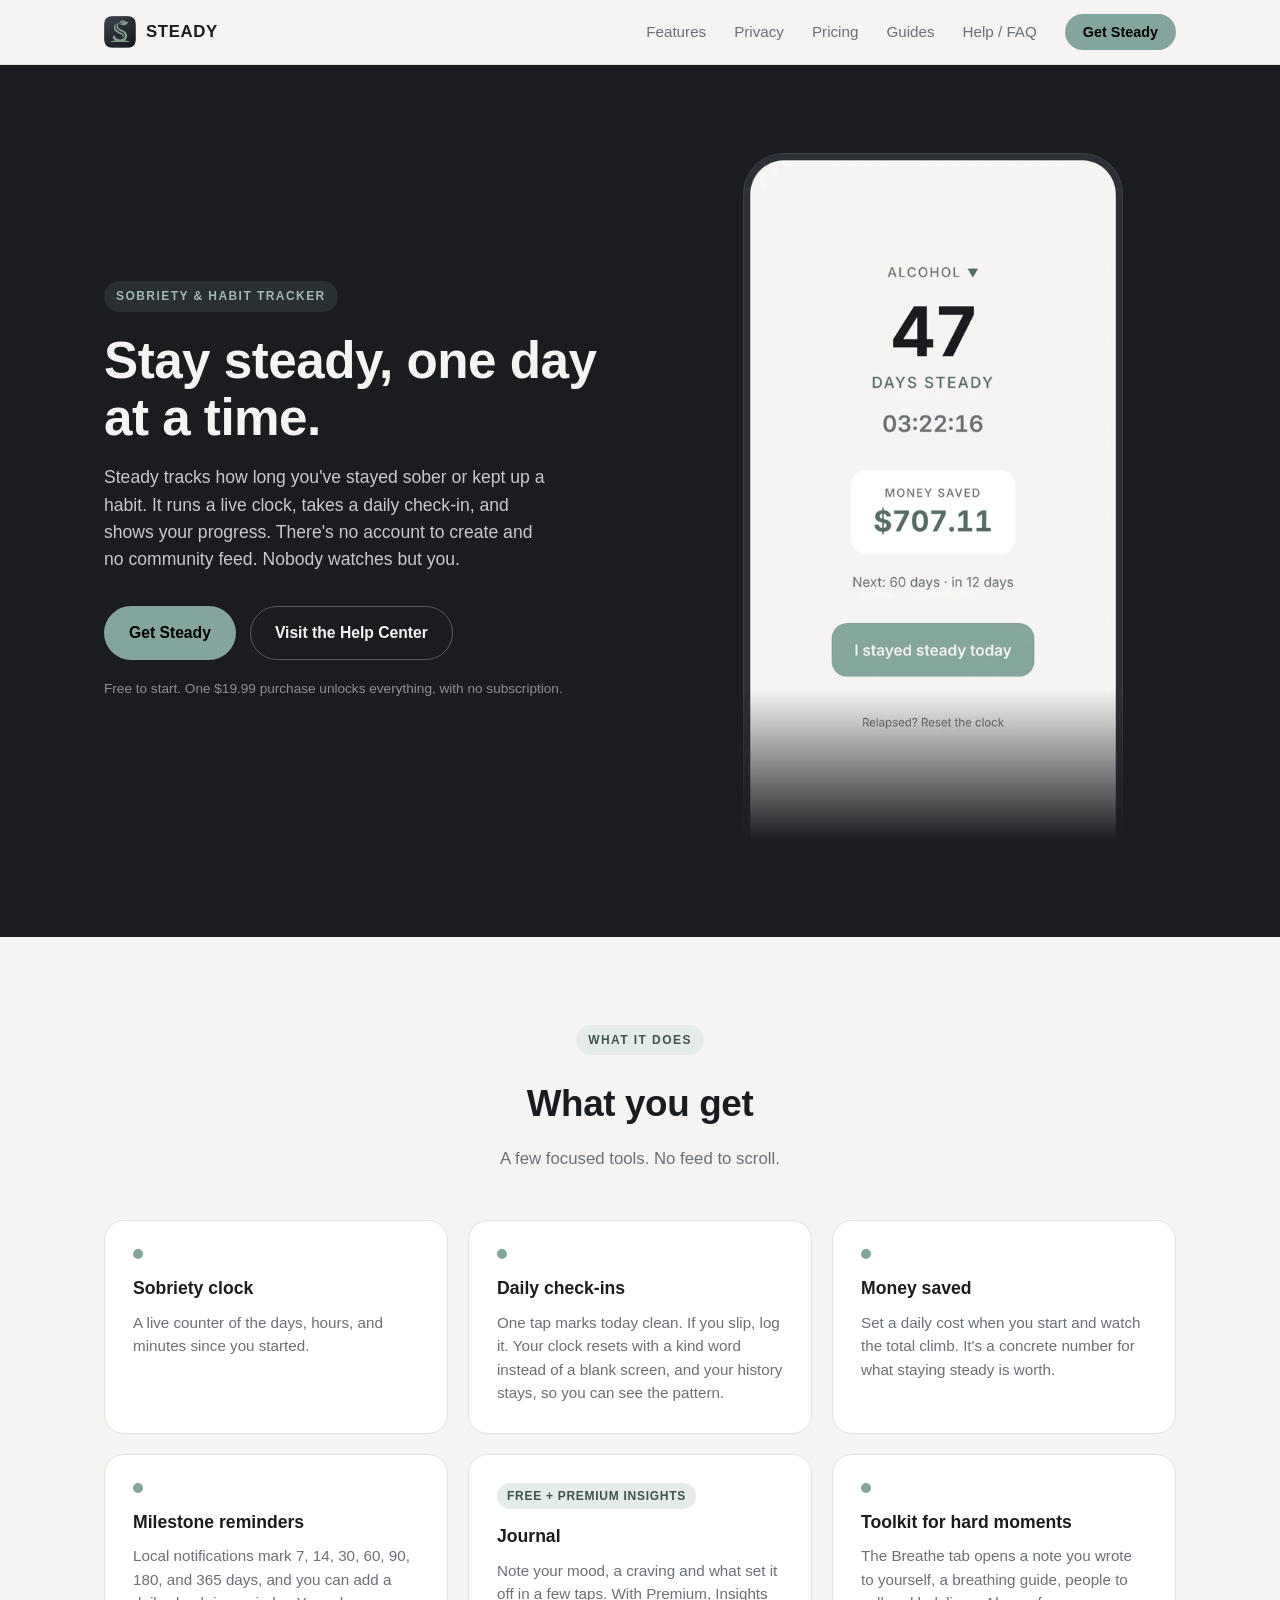
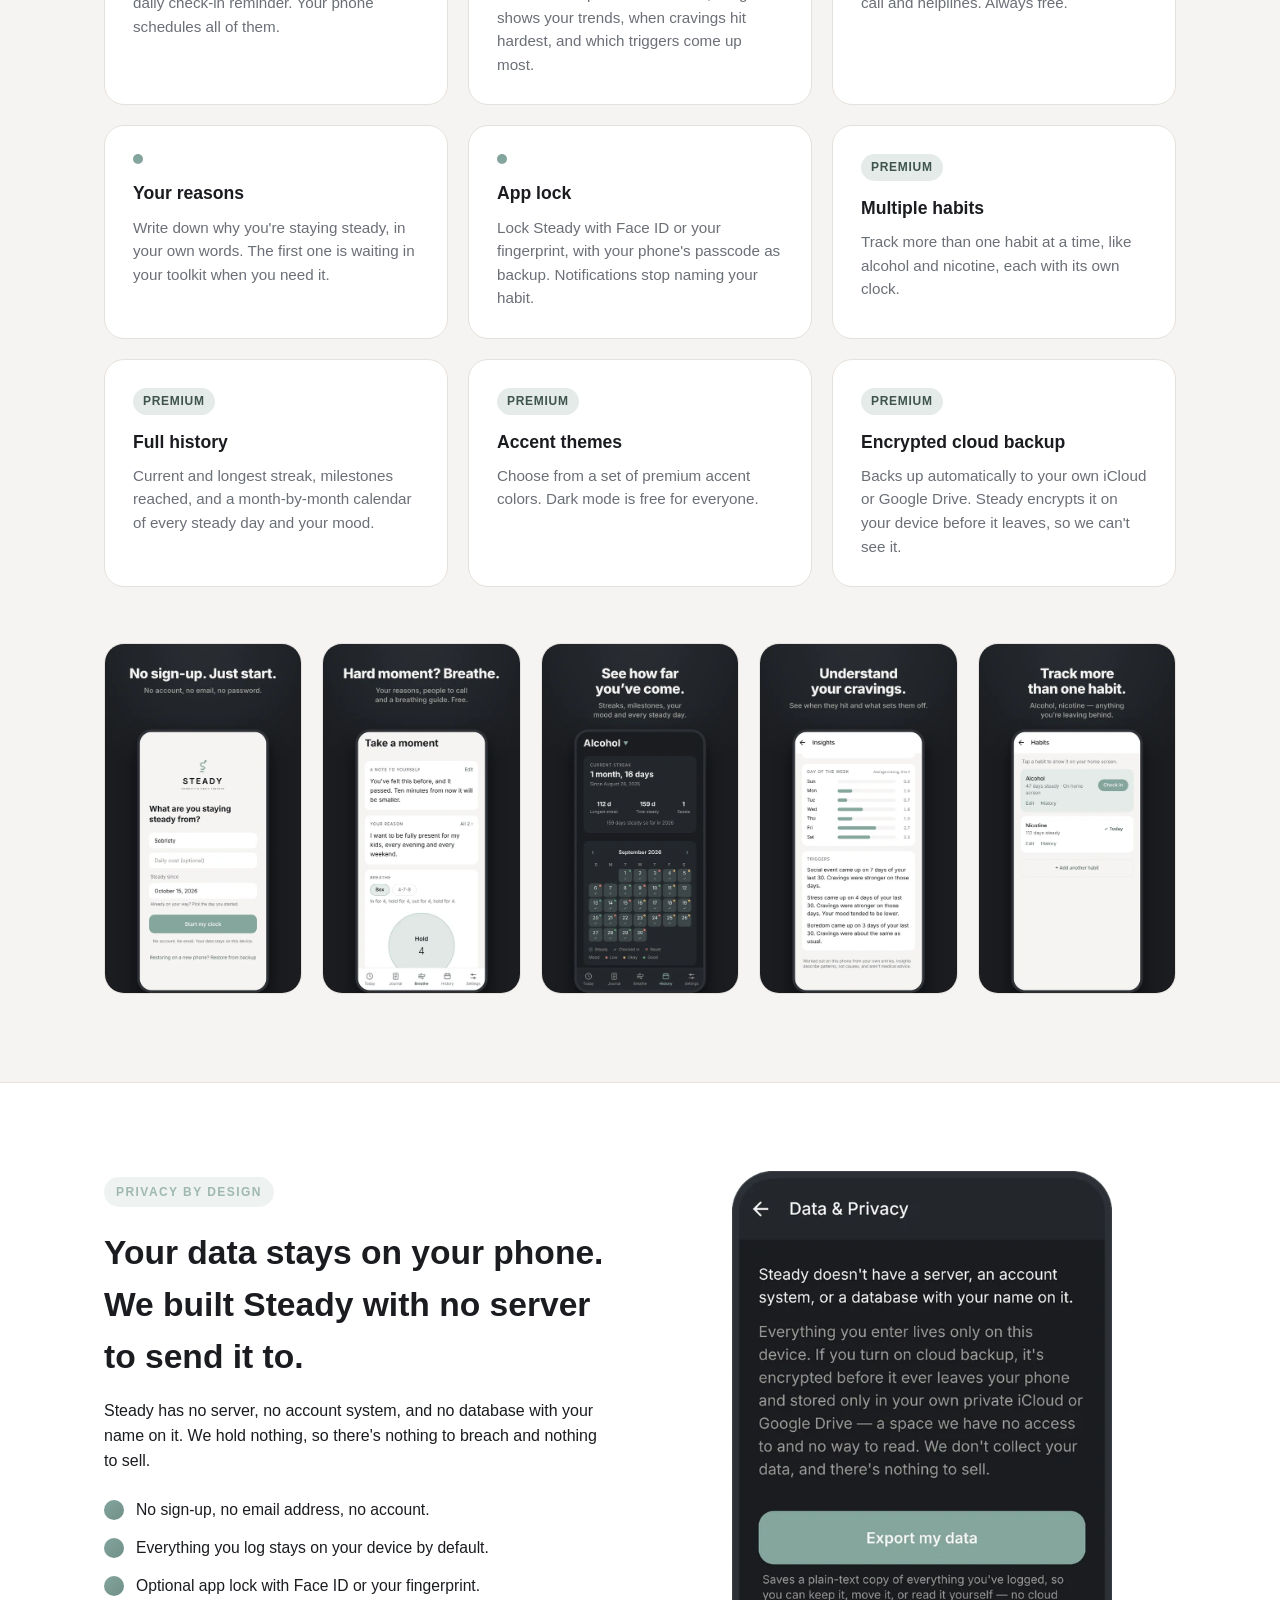
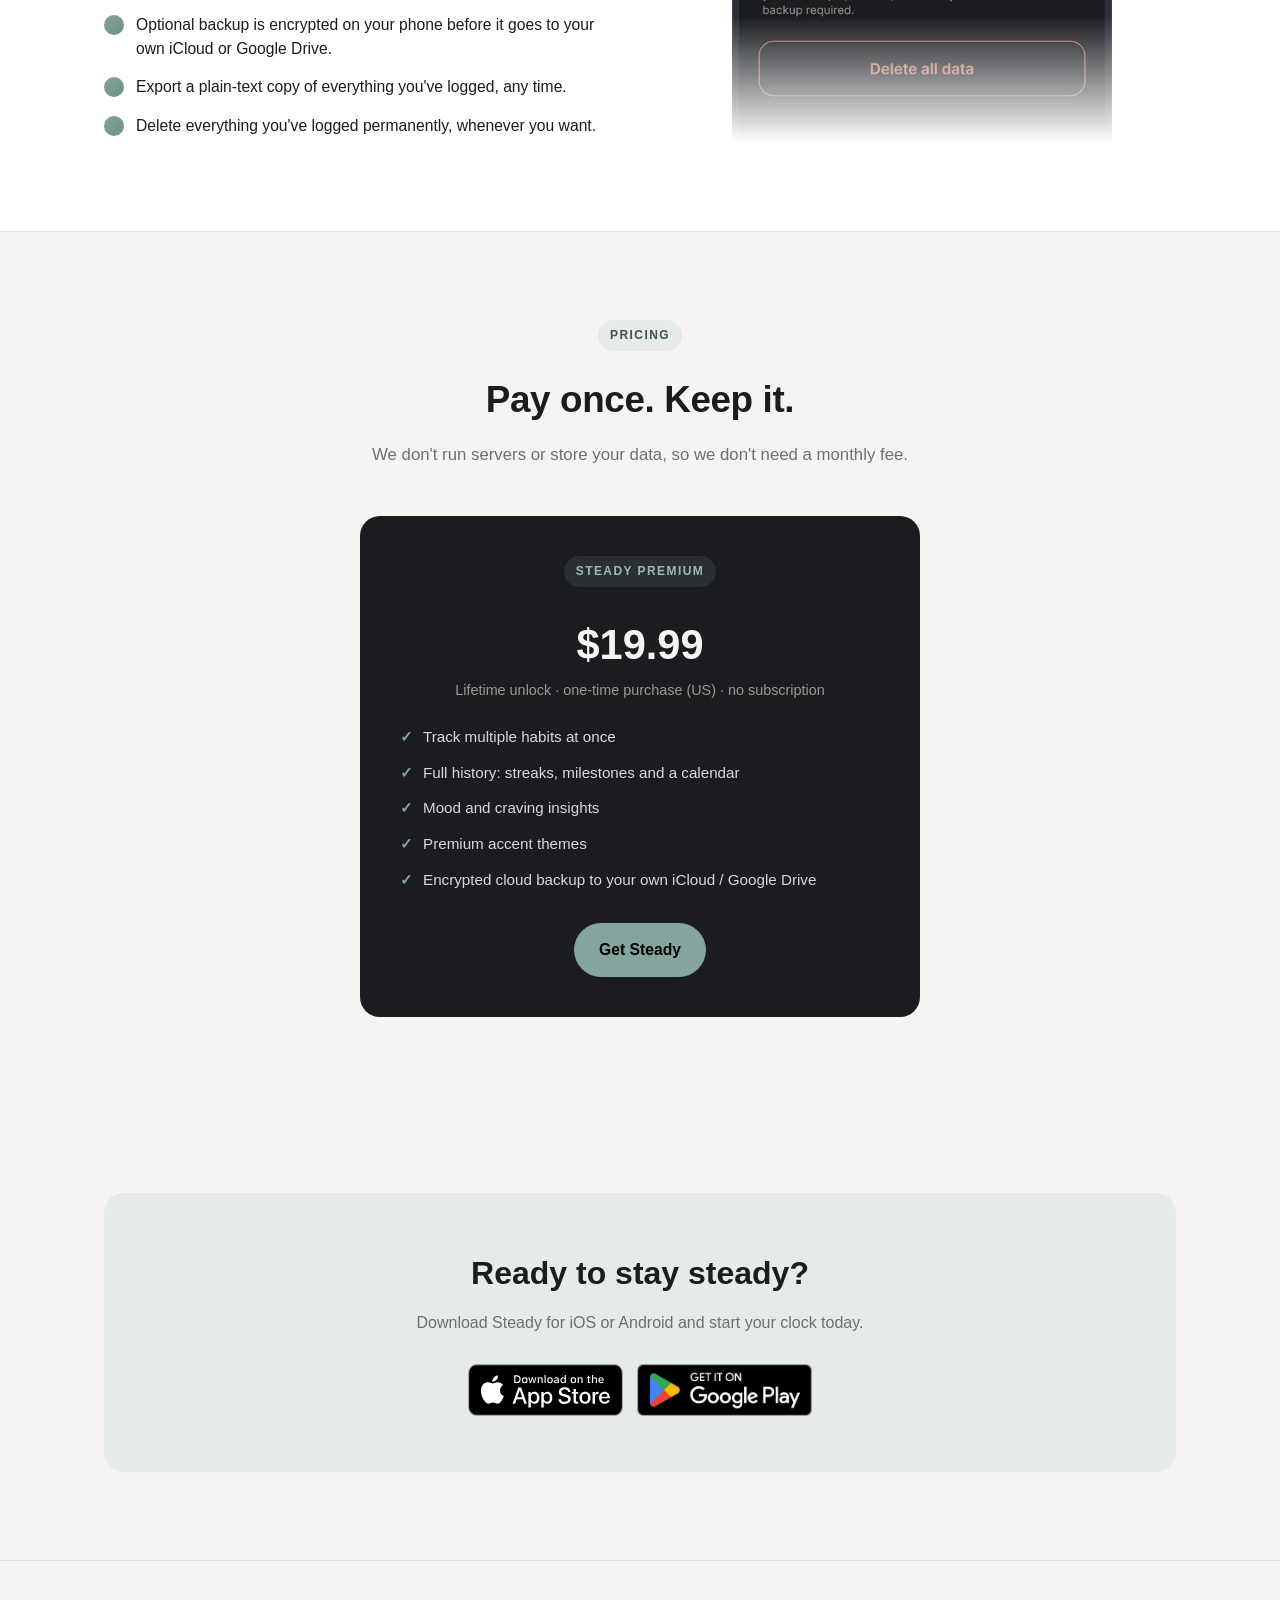
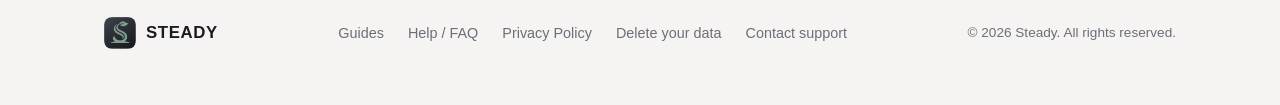
<file: index.html>
<!doctype html>
<html lang="en">
<head>
  <!-- Google Tag Manager -->
  <script>(function(w,d,s,l,i){w[l]=w[l]||[];w[l].push({'gtm.start':
  new Date().getTime(),event:'gtm.js'});var f=d.getElementsByTagName(s)[0],
  j=d.createElement(s),dl=l!='dataLayer'?'&l='+l:'';j.async=true;j.src=
  'https://www.googletagmanager.com/gtm.js?id='+i+dl;f.parentNode.insertBefore(j,f);
  })(window,document,'script','dataLayer','GTM-TBTCJTLQ');</script>
  <!-- End Google Tag Manager -->
  <meta charset="utf-8" />
  <meta name="viewport" content="width=device-width, initial-scale=1" />
  <title>Steady: Sobriety &amp; Habit Tracker</title>
  <meta name="description" content="Steady is a private, on-device sobriety and habit tracker. No accounts, no ads, no servers. Just your streak and your check-ins, on your phone." />
  <link rel="canonical" href="https://steady.lixlink.com/" />
  <meta property="og:site_name" content="Steady" />
  <meta property="og:type" content="website" />
  <meta property="og:url" content="https://steady.lixlink.com/" />
  <meta property="og:title" content="Steady: Sobriety &amp; Habit Tracker" />
  <meta property="og:description" content="A private, on-device sobriety and habit tracker. No accounts, no ads, no subscription." />
  <meta property="og:image" content="https://steady.lixlink.com/assets/img/og-image.jpg" />
  <meta property="og:image:type" content="image/jpeg" />
  <meta property="og:image:width" content="1200" />
  <meta property="og:image:height" content="630" />
  <meta property="og:image:alt" content="Steady: stay steady, one day at a time. A private sobriety and habit tracker." />
  <meta name="twitter:card" content="summary_large_image" />
  <meta name="twitter:title" content="Steady: Sobriety &amp; Habit Tracker" />
  <meta name="twitter:description" content="A private, on-device sobriety and habit tracker. No accounts, no ads, no subscription." />
  <meta name="twitter:image" content="https://steady.lixlink.com/assets/img/og-image.jpg" />
  <meta name="twitter:image:alt" content="Steady: stay steady, one day at a time. A private sobriety and habit tracker." />
  <link rel="icon" type="image/png" sizes="32x32" href="/assets/img/favicon-32.png" />
  <link rel="icon" type="image/png" sizes="16x16" href="/assets/img/favicon-16.png" />
  <link rel="apple-touch-icon" href="/assets/img/apple-touch-icon.png" />
  <link rel="stylesheet" href="/assets/css/style.css" />

  <script type="application/ld+json">
{
  "@context": "https://schema.org",
  "@graph": [
    {
      "@type": "Organization",
      "@id": "https://steady.lixlink.com/#organization",
      "name": "Steady",
      "url": "https://steady.lixlink.com/",
      "logo": {
        "@type": "ImageObject",
        "url": "https://steady.lixlink.com/assets/img/icon-512.png",
        "width": 512,
        "height": 512
      },
      "contactPoint": {
        "@type": "ContactPoint",
        "contactType": "customer support",
        "email": "steady-support@lixlink.com"
      }
    },
    {
      "@type": "WebSite",
      "@id": "https://steady.lixlink.com/#website",
      "url": "https://steady.lixlink.com/",
      "name": "Steady",
      "inLanguage": "en",
      "publisher": {
        "@id": "https://steady.lixlink.com/#organization"
      }
    },
    {
      "@type": "MobileApplication",
      "@id": "https://steady.lixlink.com/#app",
      "name": "Steady: Sobriety & Habit Tracker",
      "alternateName": "Steady",
      "description": "A private, on-device sobriety and habit tracker with a live sobriety clock, daily check-ins, a mood and craving journal, and money-saved tracking. No account, no ads, no servers.",
      "applicationCategory": "HealthApplication",
      "operatingSystem": "iOS, Android",
      "url": "https://steady.lixlink.com/",
      "downloadUrl": [
        "https://apps.apple.com/app/id6817491189",
        "https://play.google.com/store/apps/details?id=com.lixlink.steady"
      ],
      "image": "https://steady.lixlink.com/assets/img/og-image.jpg",
      "inLanguage": "en",
      "screenshot": [
        "https://steady.lixlink.com/assets/img/screens/dashboard-phone.webp",
        "https://steady.lixlink.com/assets/img/screens/history.webp",
        "https://steady.lixlink.com/assets/img/screens/insights.webp",
        "https://steady.lixlink.com/assets/img/screens/habits.webp",
        "https://steady.lixlink.com/assets/img/screens/toolkit.webp",
        "https://steady.lixlink.com/assets/img/screens/onboarding.webp",
        "https://steady.lixlink.com/assets/img/screens/privacy-phone.webp"
      ],
      "featureList": [
        "Live sobriety clock",
        "Daily check-ins",
        "Money saved tracker",
        "Milestone reminders",
        "Mood and craving journal",
        "Toolkit for hard moments: your reasons, a breathing guide, people to call and helplines",
        "App lock with Face ID, Touch ID, fingerprint or passcode",
        "Multiple habits (Premium)",
        "Full history and streaks (Premium)",
        "Insights on cravings and triggers (Premium)",
        "Encrypted cloud backup to your own iCloud or Google Drive (Premium)",
        "Accent themes (Premium)"
      ],
      "offers": [
        {
          "@type": "Offer",
          "name": "Steady (free)",
          "price": "0",
          "priceCurrency": "USD",
          "description": "Free to download. Includes the sobriety clock, daily check-ins, money saved, milestone reminders, the journal, the toolkit, app lock and one habit."
        },
        {
          "@type": "Offer",
          "name": "Steady Premium (lifetime unlock)",
          "price": "19.99",
          "priceCurrency": "USD",
          "description": "One-time in-app purchase, no subscription. Unlocks multiple habits, full history, Insights, accent themes and encrypted cloud backup."
        }
      ],
      "publisher": {
        "@id": "https://steady.lixlink.com/#organization"
      }
    },
    {
      "@type": "WebPage",
      "@id": "https://steady.lixlink.com/#webpage",
      "url": "https://steady.lixlink.com/",
      "name": "Steady: Sobriety & Habit Tracker",
      "isPartOf": {
        "@id": "https://steady.lixlink.com/#website"
      },
      "about": {
        "@id": "https://steady.lixlink.com/#app"
      },
      "primaryImageOfPage": "https://steady.lixlink.com/assets/img/og-image.jpg",
      "inLanguage": "en"
    }
  ]
}
  </script>
</head>
<body>
  <!-- Google Tag Manager (noscript) -->
  <noscript><iframe src="https://www.googletagmanager.com/ns.html?id=GTM-TBTCJTLQ"
  height="0" width="0" style="display:none;visibility:hidden"></iframe></noscript>
  <!-- End Google Tag Manager (noscript) -->
  <header class="site-header">
    <nav class="nav wrap">
      <a class="brand" href="/">
        <img src="/assets/img/icon-512.png" alt="" width="32" height="32" />
        <span>Steady</span>
      </a>
      <button class="nav-toggle" aria-label="Toggle navigation" aria-expanded="false">☰</button>
      <ul class="nav-links">
        <li><a href="/#features">Features</a></li>
        <li><a href="/#privacy">Privacy</a></li>
        <li><a href="/#pricing">Pricing</a></li>
        <li><a href="/guides/">Guides</a></li>
        <li><a href="/faq.html">Help / FAQ</a></li>
        <li><a class="nav-cta" href="#download">Get Steady</a></li>
      </ul>
    </nav>
  </header>

  <main>
    <section class="hero">
      <div class="wrap hero-inner">
        <div>
          <span class="eyebrow">Sobriety &amp; habit tracker</span>
          <h1>Stay steady, one day at a time.</h1>
          <p class="lead">
            Steady tracks how long you've stayed sober or kept up a habit. It runs a live
            clock, takes a daily check-in, and shows your progress. There's no account to
            create and no community feed. Nobody watches but you.
          </p>
          <div class="hero-actions">
            <a class="btn btn-primary" href="#download">Get Steady</a>
            <a class="btn btn-ghost" href="/faq.html">Visit the Help Center</a>
          </div>
          <p class="hero-note">Free to start. One $19.99 purchase unlocks everything, with no subscription.</p>
        </div>
        <div class="hero-art">
          <img class="phone-shot" src="/assets/img/screens/dashboard-phone.webp" width="520" height="941"
            alt="The Steady home screen for Alcohol: 47 days steady, a live clock at 03:22:13, $707.11 saved, the next milestone in 12 days, and an &quot;I stayed steady today&quot; check-in button." />
        </div>
      </div>
    </section>

    <section id="features">
      <div class="wrap">
        <div class="section-head">
          <span class="eyebrow">What it does</span>
          <h2>What you get</h2>
          <p>A few focused tools. No feed to scroll.</p>
        </div>

        <div class="grid">
          <div class="card">
            <div class="icon-dot"></div>
            <h3>Sobriety clock</h3>
            <p>A live counter of the days, hours, and minutes since you started.</p>
          </div>
          <div class="card">
            <div class="icon-dot"></div>
            <h3>Daily check-ins</h3>
            <p>One tap marks today clean. If you slip, log it. Your clock resets with a kind word instead of a blank screen, and your history stays, so you can see the pattern.</p>
          </div>
          <div class="card">
            <div class="icon-dot"></div>
            <h3>Money saved</h3>
            <p>Set a daily cost when you start and watch the total climb. It's a concrete number for what staying steady is worth.</p>
          </div>
          <div class="card">
            <div class="icon-dot"></div>
            <h3>Milestone reminders</h3>
            <p>Local notifications mark 7, 14, 30, 60, 90, 180, and 365 days, and you can add a daily check-in reminder. Your phone schedules all of them.</p>
          </div>
          <div class="card">
            <div class="tag">Free + Premium insights</div>
            <h3>Journal</h3>
            <p>Note your mood, a craving and what set it off in a few taps. With Premium, Insights shows your trends, when cravings hit hardest, and which triggers come up most.</p>
          </div>
          <div class="card">
            <div class="icon-dot"></div>
            <h3>Toolkit for hard moments</h3>
            <p>The Breathe tab opens a note you wrote to yourself, a breathing guide, people to call and helplines. Always free.</p>
          </div>
          <div class="card">
            <div class="icon-dot"></div>
            <h3>Your reasons</h3>
            <p>Write down why you're staying steady, in your own words. The first one is waiting in your toolkit when you need it.</p>
          </div>
          <div class="card">
            <div class="icon-dot"></div>
            <h3>App lock</h3>
            <p>Lock Steady with Face ID or your fingerprint, with your phone's passcode as backup. Notifications stop naming your habit.</p>
          </div>
          <div class="card">
            <div class="tag">Premium</div>
            <h3>Multiple habits</h3>
            <p>Track more than one habit at a time, like alcohol and nicotine, each with its own clock.</p>
          </div>
          <div class="card">
            <div class="tag">Premium</div>
            <h3>Full history</h3>
            <p>Current and longest streak, milestones reached, and a month-by-month calendar of every steady day and your mood.</p>
          </div>
          <div class="card">
            <div class="tag">Premium</div>
            <h3>Accent themes</h3>
            <p>Choose from a set of premium accent colors. Dark mode is free for everyone.</p>
          </div>
          <div class="card">
            <div class="tag">Premium</div>
            <h3>Encrypted cloud backup</h3>
            <p>Backs up automatically to your own iCloud or Google Drive. Steady encrypts it on your device before it leaves, so we can't see it.</p>
          </div>
        </div>

        <ul class="screens" aria-label="Screens from the Steady app">
          <li>
            <img src="/assets/img/screens/onboarding.webp" width="480" height="853" loading="lazy"
              alt="No sign-up. Just start. Onboarding asks what you're staying steady from, an optional daily cost, and the day you started." />
          </li>
          <li>
            <img src="/assets/img/screens/toolkit.webp" width="480" height="853" loading="lazy"
              alt="Hard moment? Breathe. The toolkit shows a note to yourself, your reason for staying steady, and a breathing circle counting you through a breath in." />
          </li>
          <li>
            <img src="/assets/img/screens/history.webp" width="480" height="853" loading="lazy"
              alt="See how far you've come. The history screen shows a current streak of 1 month, 16 days, a 112-day longest streak, 1 reset, and a calendar of steady days, check-ins and mood." />
          </li>
          <li>
            <img src="/assets/img/screens/insights.webp" width="480" height="853" loading="lazy"
              alt="Understand your cravings. Insights shows average craving by time of day and day of the week, strongest on Fridays and Saturdays, and plain-language trigger patterns such as: Stress came up on 4 days of your last 30, and cravings were stronger on those days." />
          </li>
          <li>
            <img src="/assets/img/screens/habits.webp" width="480" height="853" loading="lazy"
              alt="Track more than one habit. The habits list shows Alcohol, on the home screen, and Nicotine, checked in today, each with a one-tap check-in." />
          </li>
        </ul>
      </div>
    </section>

    <section id="privacy" class="band">
      <div class="wrap band-inner">
        <div>
          <span class="eyebrow">Privacy by design</span>
          <h2>Your data stays on your phone. We built Steady with no server to send it to.</h2>
          <p>
            Steady has no server, no account system, and no database with your name on it.
            We hold nothing, so there's nothing to breach and nothing to sell.
          </p>
          <ul class="checklist">
            <li>No sign-up, no email address, no account.</li>
            <li>Everything you log stays on your device by default.</li>
            <li>Optional app lock with Face ID or your fingerprint.</li>
            <li>Optional backup is encrypted on your phone before it goes to your own iCloud or Google Drive.</li>
            <li>Export a plain-text copy of everything you've logged, any time.</li>
            <li>Delete everything you've logged permanently, whenever you want.</li>
          </ul>
        </div>
        <div class="band-art">
          <img class="phone-shot" src="/assets/img/screens/privacy-phone.webp" width="520" height="783" loading="lazy"
            alt="The Data &amp; Privacy screen: Steady doesn't have a server, an account system, or a database with your name on it. Buttons to export your data or delete all data." />
        </div>
      </div>
    </section>

    <section id="pricing">
      <div class="wrap">
        <div class="section-head">
          <span class="eyebrow">Pricing</span>
          <h2>Pay once. Keep it.</h2>
          <p>We don't run servers or store your data, so we don't need a monthly fee.</p>
        </div>

        <div class="pricing-card">
          <div class="eyebrow">Steady Premium</div>
          <div class="price">$19.99</div>
          <div class="price-note">Lifetime unlock · one-time purchase (US) · no subscription</div>
          <ul class="pricing-list">
            <li>Track multiple habits at once</li>
            <li>Full history: streaks, milestones and a calendar</li>
            <li>Mood and craving insights</li>
            <li>Premium accent themes</li>
            <li>Encrypted cloud backup to your own iCloud / Google Drive</li>
          </ul>
          <a class="btn btn-primary" href="#download">Get Steady</a>
        </div>
      </div>
    </section>

    <section id="download">
      <div class="wrap">
        <div class="cta-band">
          <h2>Ready to stay steady?</h2>
          <p>Download Steady for iOS or Android and start your clock today.</p>
          <div class="hero-actions" style="justify-content:center">
            <a class="store-badge" href="https://apps.apple.com/app/apple-store/id6817491189?pt=129534275&amp;ct=site_download&amp;mt=8" rel="noopener" aria-label="Download Steady on the App Store">
              <img src="/assets/img/badge-app-store.svg" width="160" height="53" loading="lazy" alt="Download on the App Store" />
            </a>
            <a class="store-badge" href="https://play.google.com/store/apps/details?id=com.lixlink.steady&amp;utm_source=steady.lixlink.com&amp;utm_medium=website&amp;utm_campaign=site_download&amp;referrer=utm_source%3Dsteady.lixlink.com%26utm_medium%3Dwebsite%26utm_campaign%3Dsite_download%26utm_content%3Ddownload_section" rel="noopener" aria-label="Get Steady on Google Play">
              <img src="/assets/img/badge-google-play.png" width="160" height="48" loading="lazy" alt="Get it on Google Play" />
            </a>
          </div>
        </div>
      </div>
    </section>
  </main>

  <footer>
    <div class="wrap footer-inner">
      <a class="brand" href="/">
        <img src="/assets/img/icon-512.png" alt="" width="28" height="28" />
        <span>Steady</span>
      </a>
      <ul class="footer-links">
        <li><a href="/guides/">Guides</a></li>
        <li><a href="/faq.html">Help / FAQ</a></li>
        <li><a href="/privacy.html">Privacy Policy</a></li>
        <li><a href="/delete-data.html">Delete your data</a></li>
        <li><a href="mailto:steady-support@lixlink.com">Contact support</a></li>
      </ul>
      <p class="footer-copy">© <span id="year"></span> Steady. All rights reserved.</p>
    </div>
  </footer>

  <script>document.getElementById('year').textContent = new Date().getFullYear();</script>
  <script src="/assets/js/main.js"></script>
</body>
</html>
</file>
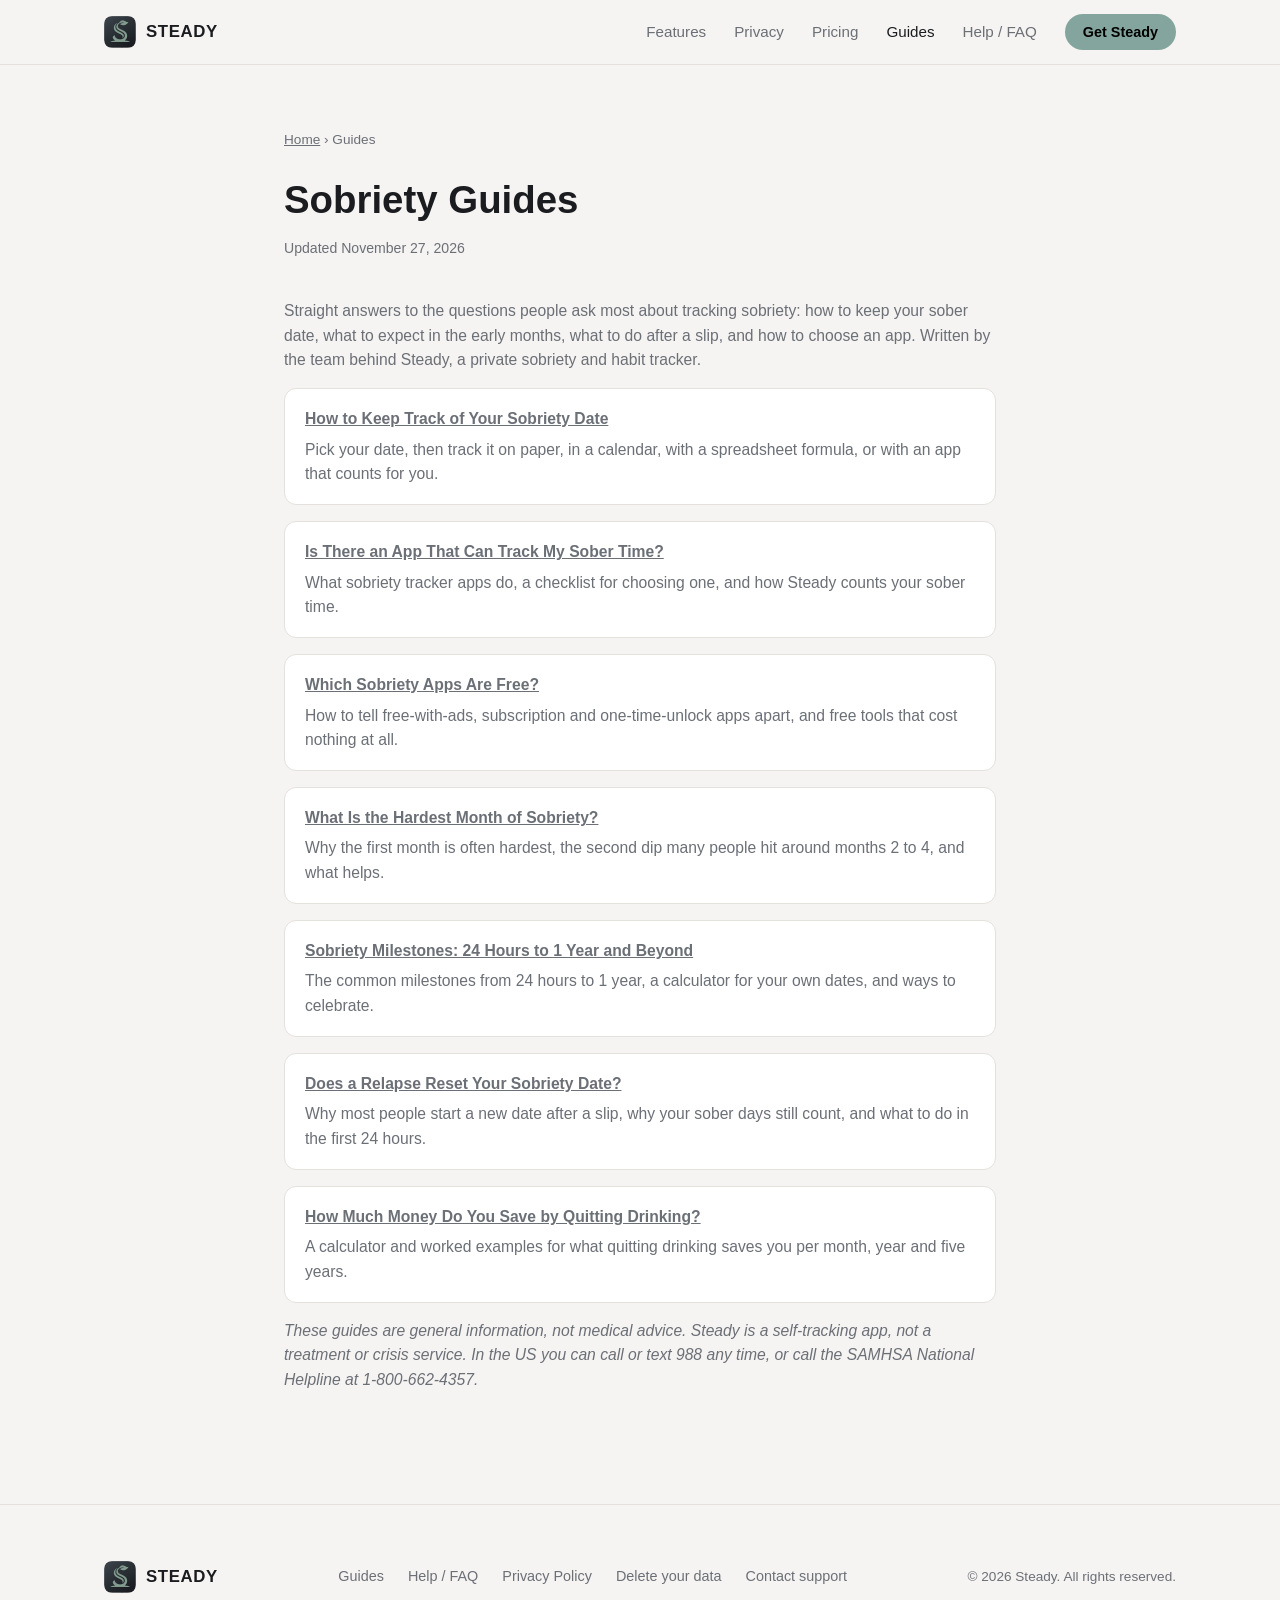
<file: guides/index.html>
<!doctype html>
<html lang="en">
<head>
  <!-- Google Tag Manager -->
  <script>(function(w,d,s,l,i){w[l]=w[l]||[];w[l].push({'gtm.start':
  new Date().getTime(),event:'gtm.js'});var f=d.getElementsByTagName(s)[0],
  j=d.createElement(s),dl=l!='dataLayer'?'&l='+l:'';j.async=true;j.src=
  'https://www.googletagmanager.com/gtm.js?id='+i+dl;f.parentNode.insertBefore(j,f);
  })(window,document,'script','dataLayer','GTM-TBTCJTLQ');</script>
  <!-- End Google Tag Manager -->
  <meta charset="utf-8" />
  <meta name="viewport" content="width=device-width, initial-scale=1" />
  <title>Sobriety Guides: Dates, Milestones and Apps | Steady</title>
  <meta name="description" content="Plain-language guides to tracking your sobriety date, sobriety milestones, the hardest months, relapse, free sobriety apps and money saved by quitting drinking." />
  <meta name="robots" content="index, follow, max-snippet:-1, max-image-preview:large" />
  <link rel="canonical" href="https://steady.lixlink.com/guides/" />
  <meta property="og:site_name" content="Steady" />
  <meta property="og:type" content="website" />
  <meta property="og:url" content="https://steady.lixlink.com/guides/" />
  <meta property="og:title" content="Sobriety Guides: Dates, Milestones and Apps | Steady" />
  <meta property="og:description" content="Plain-language guides to tracking your sobriety date, sobriety milestones, the hardest months, relapse, free sobriety apps and money saved by quitting drinking." />
  <meta property="og:image" content="https://steady.lixlink.com/assets/img/og-image.jpg" />
  <meta property="og:image:type" content="image/jpeg" />
  <meta property="og:image:width" content="1200" />
  <meta property="og:image:height" content="630" />
  <meta property="og:image:alt" content="Steady: stay steady, one day at a time. A private sobriety and habit tracker." />
  <meta name="twitter:card" content="summary_large_image" />
  <meta name="twitter:title" content="Sobriety Guides: Dates, Milestones and Apps | Steady" />
  <meta name="twitter:description" content="Plain-language guides to tracking your sobriety date, sobriety milestones, the hardest months, relapse, free sobriety apps and money saved by quitting drinking." />
  <meta name="twitter:image" content="https://steady.lixlink.com/assets/img/og-image.jpg" />
  <meta name="twitter:image:alt" content="Steady: stay steady, one day at a time. A private sobriety and habit tracker." />
  <link rel="icon" type="image/png" sizes="32x32" href="/assets/img/favicon-32.png" />
  <link rel="icon" type="image/png" sizes="16x16" href="/assets/img/favicon-16.png" />
  <link rel="apple-touch-icon" href="/assets/img/apple-touch-icon.png" />
  <link rel="stylesheet" href="/assets/css/style.css" />
  <script type="application/ld+json">
{
  "@context": "https://schema.org",
  "@type": "CollectionPage",
  "@id": "https://steady.lixlink.com/guides/#webpage",
  "url": "https://steady.lixlink.com/guides/",
  "name": "Sobriety Guides: Dates, Milestones and Apps | Steady",
  "description": "Plain-language guides to tracking your sobriety date, sobriety milestones, the hardest months, relapse, free sobriety apps and money saved by quitting drinking.",
  "inLanguage": "en",
  "isPartOf": {
    "@id": "https://steady.lixlink.com/#website"
  },
  "publisher": {
    "@id": "https://steady.lixlink.com/#organization"
  },
  "dateModified": "2026-11-27",
  "mainEntity": {
    "@type": "ItemList",
    "itemListElement": [
      {
        "@type": "ListItem",
        "position": 1,
        "url": "https://steady.lixlink.com/guides/how-to-track-your-sobriety-date.html",
        "name": "How to Keep Track of Your Sobriety Date"
      },
      {
        "@type": "ListItem",
        "position": 2,
        "url": "https://steady.lixlink.com/guides/app-to-track-sober-time.html",
        "name": "Is There an App That Can Track My Sober Time?"
      },
      {
        "@type": "ListItem",
        "position": 3,
        "url": "https://steady.lixlink.com/guides/free-sobriety-apps.html",
        "name": "Which Sobriety Apps Are Free?"
      },
      {
        "@type": "ListItem",
        "position": 4,
        "url": "https://steady.lixlink.com/guides/hardest-month-of-sobriety.html",
        "name": "What Is the Hardest Month of Sobriety?"
      },
      {
        "@type": "ListItem",
        "position": 5,
        "url": "https://steady.lixlink.com/guides/sobriety-milestones.html",
        "name": "Sobriety Milestones: 24 Hours to 1 Year and Beyond"
      },
      {
        "@type": "ListItem",
        "position": 6,
        "url": "https://steady.lixlink.com/guides/does-a-relapse-reset-your-sobriety-date.html",
        "name": "Does a Relapse Reset Your Sobriety Date?"
      },
      {
        "@type": "ListItem",
        "position": 7,
        "url": "https://steady.lixlink.com/guides/money-saved-quitting-drinking.html",
        "name": "How Much Money Do You Save by Quitting Drinking?"
      }
    ]
  }
}
  </script>
  <script type="application/ld+json">
{
  "@context": "https://schema.org",
  "@type": "BreadcrumbList",
  "itemListElement": [
    {
      "@type": "ListItem",
      "position": 1,
      "name": "Home",
      "item": "https://steady.lixlink.com/"
    },
    {
      "@type": "ListItem",
      "position": 2,
      "name": "Guides",
      "item": "https://steady.lixlink.com/guides/"
    }
  ]
}
  </script>
</head>
<body>
  <!-- Google Tag Manager (noscript) -->
  <noscript><iframe src="https://www.googletagmanager.com/ns.html?id=GTM-TBTCJTLQ"
  height="0" width="0" style="display:none;visibility:hidden"></iframe></noscript>
  <!-- End Google Tag Manager (noscript) -->
  <header class="site-header">
    <nav class="nav wrap">
      <a class="brand" href="/">
        <img src="/assets/img/icon-512.png" alt="" width="32" height="32" />
        <span>Steady</span>
      </a>
      <button class="nav-toggle" aria-label="Toggle navigation" aria-expanded="false">☰</button>
      <ul class="nav-links">
        <li><a href="/#features">Features</a></li>
        <li><a href="/#privacy">Privacy</a></li>
        <li><a href="/#pricing">Pricing</a></li>
        <li><a class="active" href="/guides/">Guides</a></li>
        <li><a href="/faq.html">Help / FAQ</a></li>
        <li><a class="nav-cta" href="/#download">Get Steady</a></li>
      </ul>
    </nav>
  </header>

  <main class="wrap content-page guide">
    <nav class="breadcrumbs" aria-label="Breadcrumb">
      <a href="/">Home</a> › <span aria-current="page">Guides</span>
    </nav>
    <h1>Sobriety Guides</h1>
    <p class="updated">Updated <time datetime="2026-11-27">November 27, 2026</time></p>
    <p>Straight answers to the questions people ask most about tracking sobriety: how to keep your sober date, what to expect in the early months, what to do after a slip, and how to choose an app. Written by the team behind Steady, a private sobriety and habit tracker.</p>
    <ul class="guide-list">
      <li><a href="/guides/how-to-track-your-sobriety-date.html">How to Keep Track of Your Sobriety Date</a><p>Pick your date, then track it on paper, in a calendar, with a spreadsheet formula, or with an app that counts for you.</p></li>
      <li><a href="/guides/app-to-track-sober-time.html">Is There an App That Can Track My Sober Time?</a><p>What sobriety tracker apps do, a checklist for choosing one, and how Steady counts your sober time.</p></li>
      <li><a href="/guides/free-sobriety-apps.html">Which Sobriety Apps Are Free?</a><p>How to tell free-with-ads, subscription and one-time-unlock apps apart, and free tools that cost nothing at all.</p></li>
      <li><a href="/guides/hardest-month-of-sobriety.html">What Is the Hardest Month of Sobriety?</a><p>Why the first month is often hardest, the second dip many people hit around months 2 to 4, and what helps.</p></li>
      <li><a href="/guides/sobriety-milestones.html">Sobriety Milestones: 24 Hours to 1 Year and Beyond</a><p>The common milestones from 24 hours to 1 year, a calculator for your own dates, and ways to celebrate.</p></li>
      <li><a href="/guides/does-a-relapse-reset-your-sobriety-date.html">Does a Relapse Reset Your Sobriety Date?</a><p>Why most people start a new date after a slip, why your sober days still count, and what to do in the first 24 hours.</p></li>
      <li><a href="/guides/money-saved-quitting-drinking.html">How Much Money Do You Save by Quitting Drinking?</a><p>A calculator and worked examples for what quitting drinking saves you per month, year and five years.</p></li>
    </ul>
    <p><em>These guides are general information, not medical advice. Steady is a self-tracking app,
    not a treatment or crisis service. In the US you can call or text 988 any time, or call the
    SAMHSA National Helpline at 1-800-662-4357.</em></p>
  </main>

  <footer>
    <div class="wrap footer-inner">
      <a class="brand" href="/">
        <img src="/assets/img/icon-512.png" alt="" width="28" height="28" />
        <span>Steady</span>
      </a>
      <ul class="footer-links">
        <li><a href="/guides/">Guides</a></li>
        <li><a href="/faq.html">Help / FAQ</a></li>
        <li><a href="/privacy.html">Privacy Policy</a></li>
        <li><a href="/delete-data.html">Delete your data</a></li>
        <li><a href="mailto:steady-support@lixlink.com">Contact support</a></li>
      </ul>
      <p class="footer-copy">© <span id="year"></span> Steady. All rights reserved.</p>
    </div>
  </footer>

  <script>document.getElementById('year').textContent = new Date().getFullYear();</script>
  <script src="/assets/js/main.js"></script>
</body>
</html>
</file>
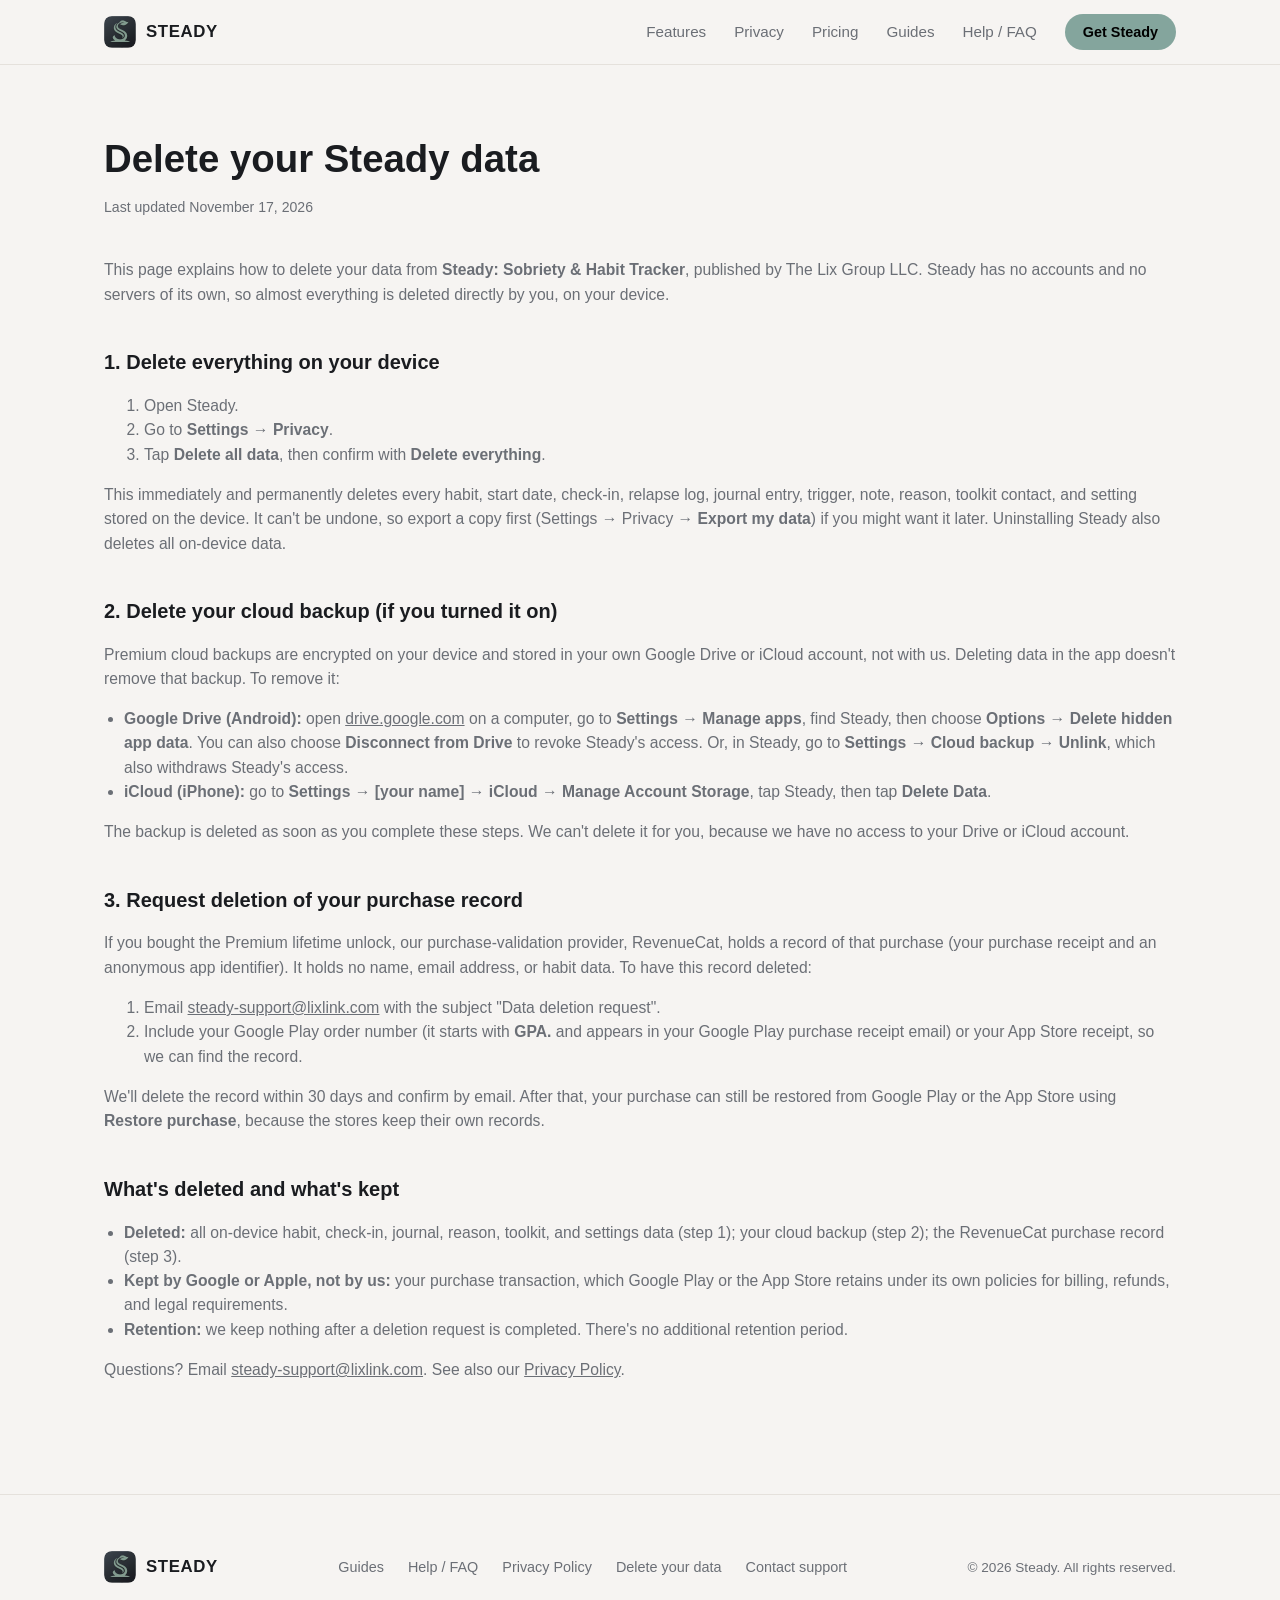
<file: delete-data.html>
<!doctype html>
<html lang="en">
<head>
  <!-- Google Tag Manager -->
  <script>(function(w,d,s,l,i){w[l]=w[l]||[];w[l].push({'gtm.start':
  new Date().getTime(),event:'gtm.js'});var f=d.getElementsByTagName(s)[0],
  j=d.createElement(s),dl=l!='dataLayer'?'&l='+l:'';j.async=true;j.src=
  'https://www.googletagmanager.com/gtm.js?id='+i+dl;f.parentNode.insertBefore(j,f);
  })(window,document,'script','dataLayer','GTM-TBTCJTLQ');</script>
  <!-- End Google Tag Manager -->
  <meta charset="utf-8" />
  <meta name="viewport" content="width=device-width, initial-scale=1" />
  <title>Delete Your Data | Steady</title>
  <meta name="description" content="How to delete your data from Steady: Sobriety &amp; Habit Tracker, including on-device data, cloud backups, and purchase records." />
  <link rel="canonical" href="https://steady.lixlink.com/delete-data.html" />
  <meta property="og:site_name" content="Steady" />
  <meta property="og:type" content="website" />
  <meta property="og:url" content="https://steady.lixlink.com/delete-data.html" />
  <meta property="og:title" content="Delete Your Data | Steady" />
  <meta property="og:description" content="How to delete your Steady data: on-device data, cloud backups, and purchase records." />
  <meta property="og:image" content="https://steady.lixlink.com/assets/img/og-image.jpg" />
  <meta property="og:image:type" content="image/jpeg" />
  <meta property="og:image:width" content="1200" />
  <meta property="og:image:height" content="630" />
  <meta property="og:image:alt" content="Steady: stay steady, one day at a time. A private sobriety and habit tracker." />
  <meta name="twitter:card" content="summary_large_image" />
  <meta name="twitter:title" content="Delete Your Data | Steady" />
  <meta name="twitter:description" content="How to delete your Steady data: on-device data, cloud backups, and purchase records." />
  <meta name="twitter:image" content="https://steady.lixlink.com/assets/img/og-image.jpg" />
  <meta name="twitter:image:alt" content="Steady: stay steady, one day at a time. A private sobriety and habit tracker." />
  <link rel="icon" type="image/png" sizes="32x32" href="/assets/img/favicon-32.png" />
  <link rel="icon" type="image/png" sizes="16x16" href="/assets/img/favicon-16.png" />
  <link rel="apple-touch-icon" href="/assets/img/apple-touch-icon.png" />
  <link rel="stylesheet" href="/assets/css/style.css" />
  <script type="application/ld+json">
{
  "@context": "https://schema.org",
  "@type": "WebPage",
  "@id": "https://steady.lixlink.com/delete-data.html#webpage",
  "url": "https://steady.lixlink.com/delete-data.html",
  "name": "Delete Your Data | Steady",
  "description": "How to delete your data from Steady, including on-device data, cloud backups, and purchase records.",
  "inLanguage": "en",
  "isPartOf": {
    "@id": "https://steady.lixlink.com/#website"
  },
  "about": {
    "@id": "https://steady.lixlink.com/#app"
  },
  "dateModified": "2026-11-17"
}
  </script>
  <script type="application/ld+json">
{
  "@context": "https://schema.org",
  "@type": "BreadcrumbList",
  "itemListElement": [
    {
      "@type": "ListItem",
      "position": 1,
      "name": "Home",
      "item": "https://steady.lixlink.com/"
    },
    {
      "@type": "ListItem",
      "position": 2,
      "name": "Delete Your Data",
      "item": "https://steady.lixlink.com/delete-data.html"
    }
  ]
}
  </script>
</head>
<body>
  <!-- Google Tag Manager (noscript) -->
  <noscript><iframe src="https://www.googletagmanager.com/ns.html?id=GTM-TBTCJTLQ"
  height="0" width="0" style="display:none;visibility:hidden"></iframe></noscript>
  <!-- End Google Tag Manager (noscript) -->
  <header class="site-header">
    <nav class="nav wrap">
      <a class="brand" href="/">
        <img src="/assets/img/icon-512.png" alt="" width="32" height="32" />
        <span>Steady</span>
      </a>
      <button class="nav-toggle" aria-label="Toggle navigation" aria-expanded="false">☰</button>
      <ul class="nav-links">
        <li><a href="/#features">Features</a></li>
        <li><a href="/#privacy">Privacy</a></li>
        <li><a href="/#pricing">Pricing</a></li>
        <li><a href="/guides/">Guides</a></li>
        <li><a href="/faq.html">Help / FAQ</a></li>
        <li><a class="nav-cta" href="/#download">Get Steady</a></li>
      </ul>
    </nav>
  </header>

  <main class="wrap content-page">
    <h1>Delete your Steady data</h1>
    <p class="updated">Last updated November 17, 2026</p>

    <p>
      This page explains how to delete your data from <strong>Steady: Sobriety &amp; Habit
      Tracker</strong>, published by The Lix Group LLC. Steady has no accounts and no
      servers of its own, so almost everything is deleted directly by you, on your device.
    </p>

    <h2>1. Delete everything on your device</h2>
    <ol>
      <li>Open Steady.</li>
      <li>Go to <strong>Settings → Privacy</strong>.</li>
      <li>Tap <strong>Delete all data</strong>, then confirm with <strong>Delete everything</strong>.</li>
    </ol>
    <p>
      This immediately and permanently deletes every habit, start date, check-in, relapse
      log, journal entry, trigger, note, reason, toolkit contact, and setting stored on the device. It can't be undone, so export a copy
      first (Settings → Privacy → <strong>Export my data</strong>) if you might want it later. Uninstalling Steady
      also deletes all on-device data.
    </p>

    <h2>2. Delete your cloud backup (if you turned it on)</h2>
    <p>
      Premium cloud backups are encrypted on your device and stored in your own Google
      Drive or iCloud account, not with us. Deleting data in the app doesn't remove that
      backup. To remove it:
    </p>
    <ul>
      <li>
        <strong>Google Drive (Android):</strong> open
        <a href="https://drive.google.com" rel="noopener">drive.google.com</a> on a computer,
        go to <strong>Settings → Manage apps</strong>, find Steady, then choose
        <strong>Options → Delete hidden app data</strong>. You can also choose
        <strong>Disconnect from Drive</strong> to revoke Steady's access. Or, in Steady, go to
        <strong>Settings → Cloud backup → Unlink</strong>, which also withdraws Steady's access.
      </li>
      <li>
        <strong>iCloud (iPhone):</strong> go to <strong>Settings → [your name] → iCloud →
        Manage Account Storage</strong>, tap Steady, then tap <strong>Delete Data</strong>.
      </li>
    </ul>
    <p>
      The backup is deleted as soon as you complete these steps. We can't delete it for
      you, because we have no access to your Drive or iCloud account.
    </p>

    <h2>3. Request deletion of your purchase record</h2>
    <p>
      If you bought the Premium lifetime unlock, our purchase-validation provider,
      RevenueCat, holds a record of that purchase (your purchase receipt and an anonymous
      app identifier). It holds no name, email address, or habit data. To have this record
      deleted:
    </p>
    <ol>
      <li>
        Email <a href="mailto:steady-support@lixlink.com?subject=Steady%20data%20deletion%20request">steady-support@lixlink.com</a>
        with the subject "Data deletion request".
      </li>
      <li>
        Include your Google Play order number (it starts with <strong>GPA.</strong> and
        appears in your Google Play purchase receipt email) or your App Store receipt, so
        we can find the record.
      </li>
    </ol>
    <p>
      We'll delete the record within 30 days and confirm by email. After that, your
      purchase can still be restored from Google Play or the App Store using
      <strong>Restore purchase</strong>, because the stores keep their own records.
    </p>

    <h2>What's deleted and what's kept</h2>
    <ul>
      <li><strong>Deleted:</strong> all on-device habit, check-in, journal, reason, toolkit, and settings data (step 1); your cloud backup (step 2); the RevenueCat purchase record (step 3).</li>
      <li>
        <strong>Kept by Google or Apple, not by us:</strong> your purchase transaction, which
        Google Play or the App Store retains under its own policies for billing, refunds,
        and legal requirements.
      </li>
      <li><strong>Retention:</strong> we keep nothing after a deletion request is completed. There's no additional retention period.</li>
    </ul>

    <p>
      Questions? Email
      <a href="mailto:steady-support@lixlink.com">steady-support@lixlink.com</a>. See also our
      <a href="/privacy.html">Privacy Policy</a>.
    </p>
  </main>

  <footer>
    <div class="wrap footer-inner">
      <a class="brand" href="/">
        <img src="/assets/img/icon-512.png" alt="" width="28" height="28" />
        <span>Steady</span>
      </a>
      <ul class="footer-links">
        <li><a href="/guides/">Guides</a></li>
        <li><a href="/faq.html">Help / FAQ</a></li>
        <li><a href="/privacy.html">Privacy Policy</a></li>
        <li><a href="/delete-data.html">Delete your data</a></li>
        <li><a href="mailto:steady-support@lixlink.com">Contact support</a></li>
      </ul>
      <p class="footer-copy">© <span id="year"></span> Steady. All rights reserved.</p>
    </div>
  </footer>

  <script>document.getElementById('year').textContent = new Date().getFullYear();</script>
  <script src="/assets/js/main.js"></script>
</body>
</html>
</file>
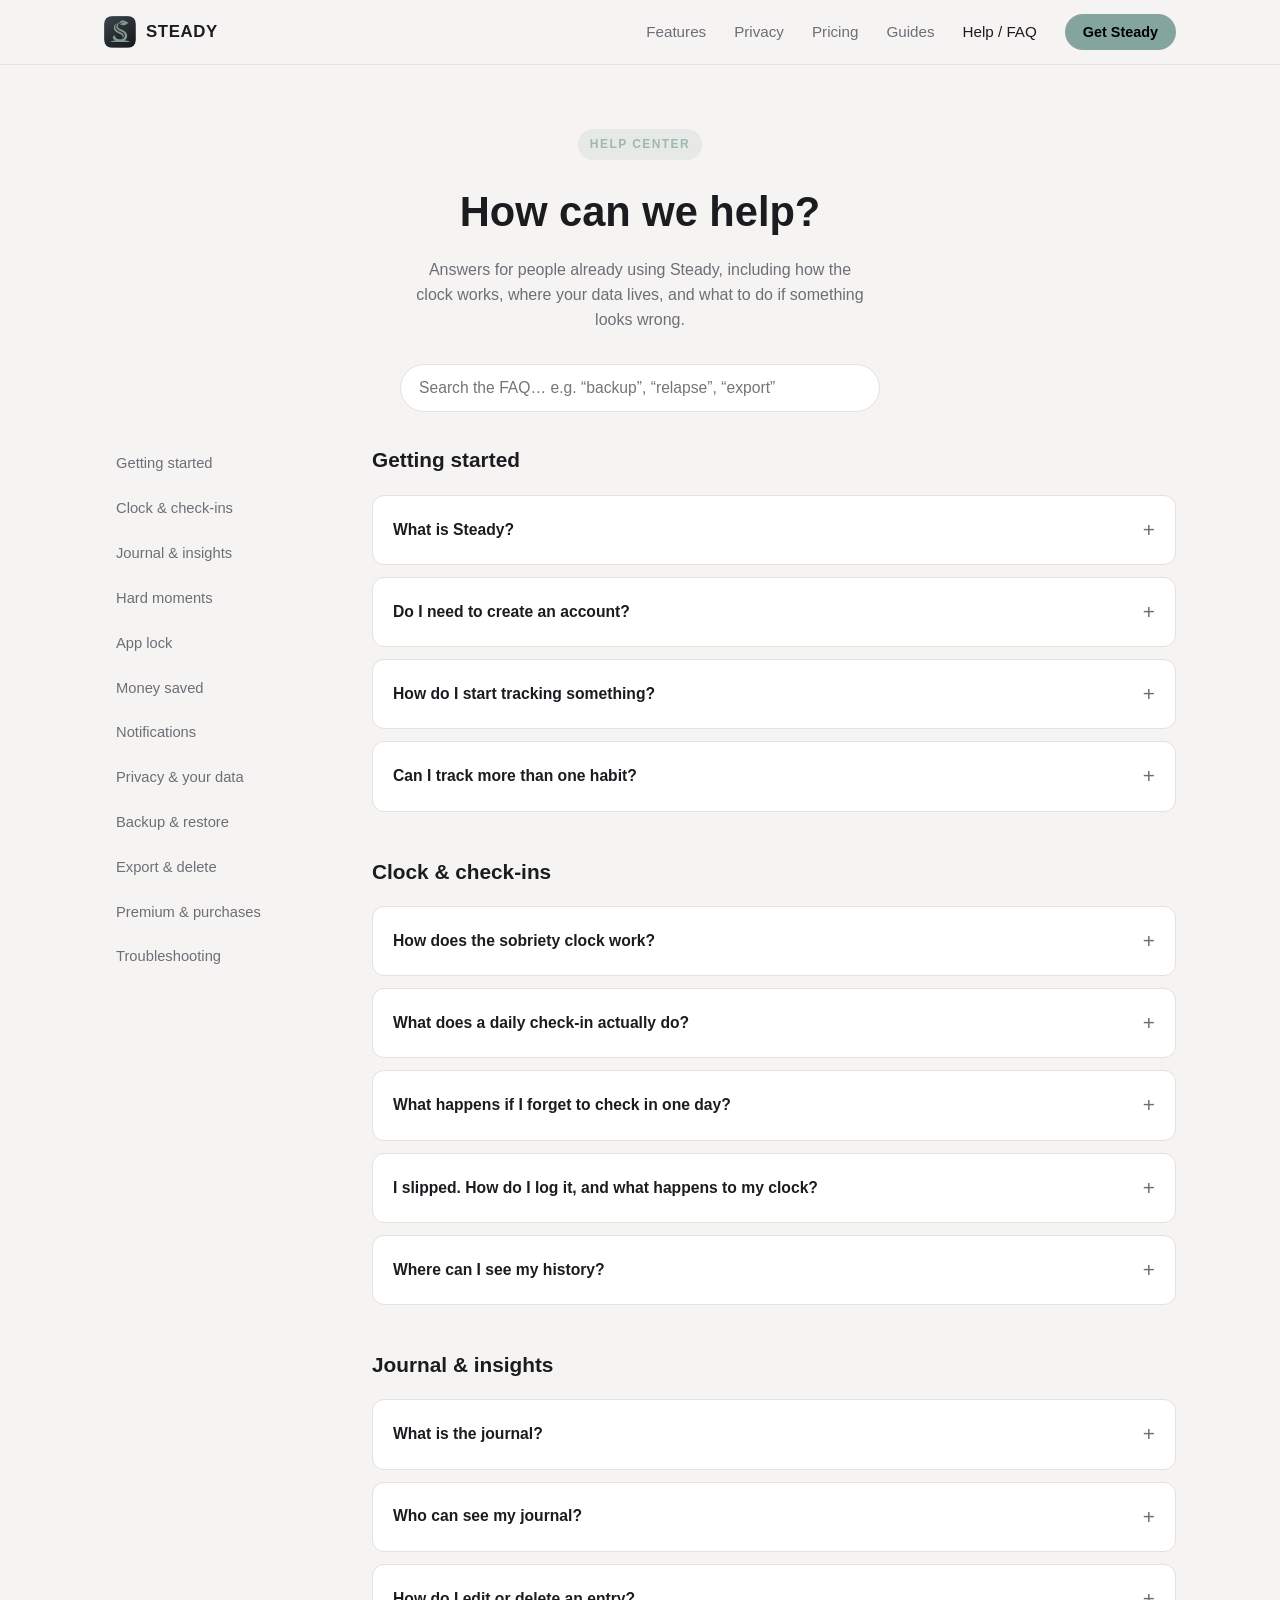
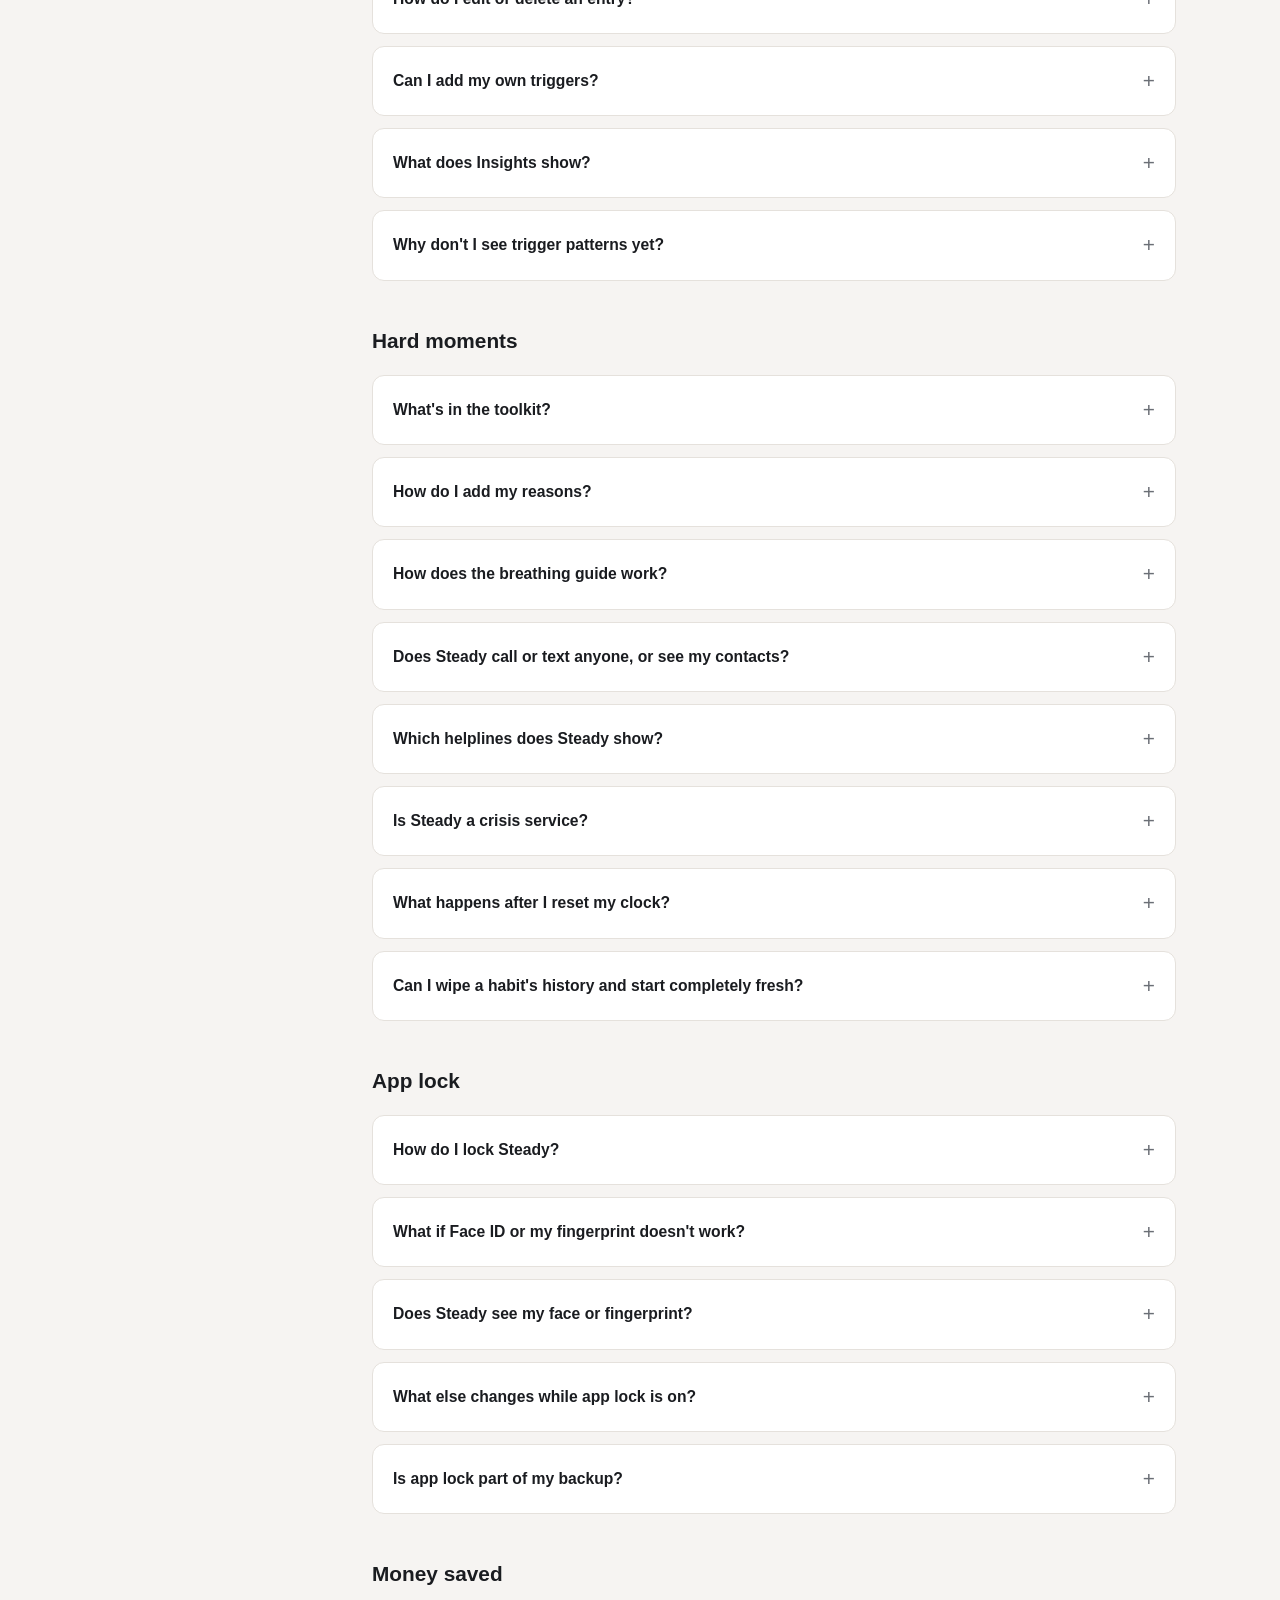
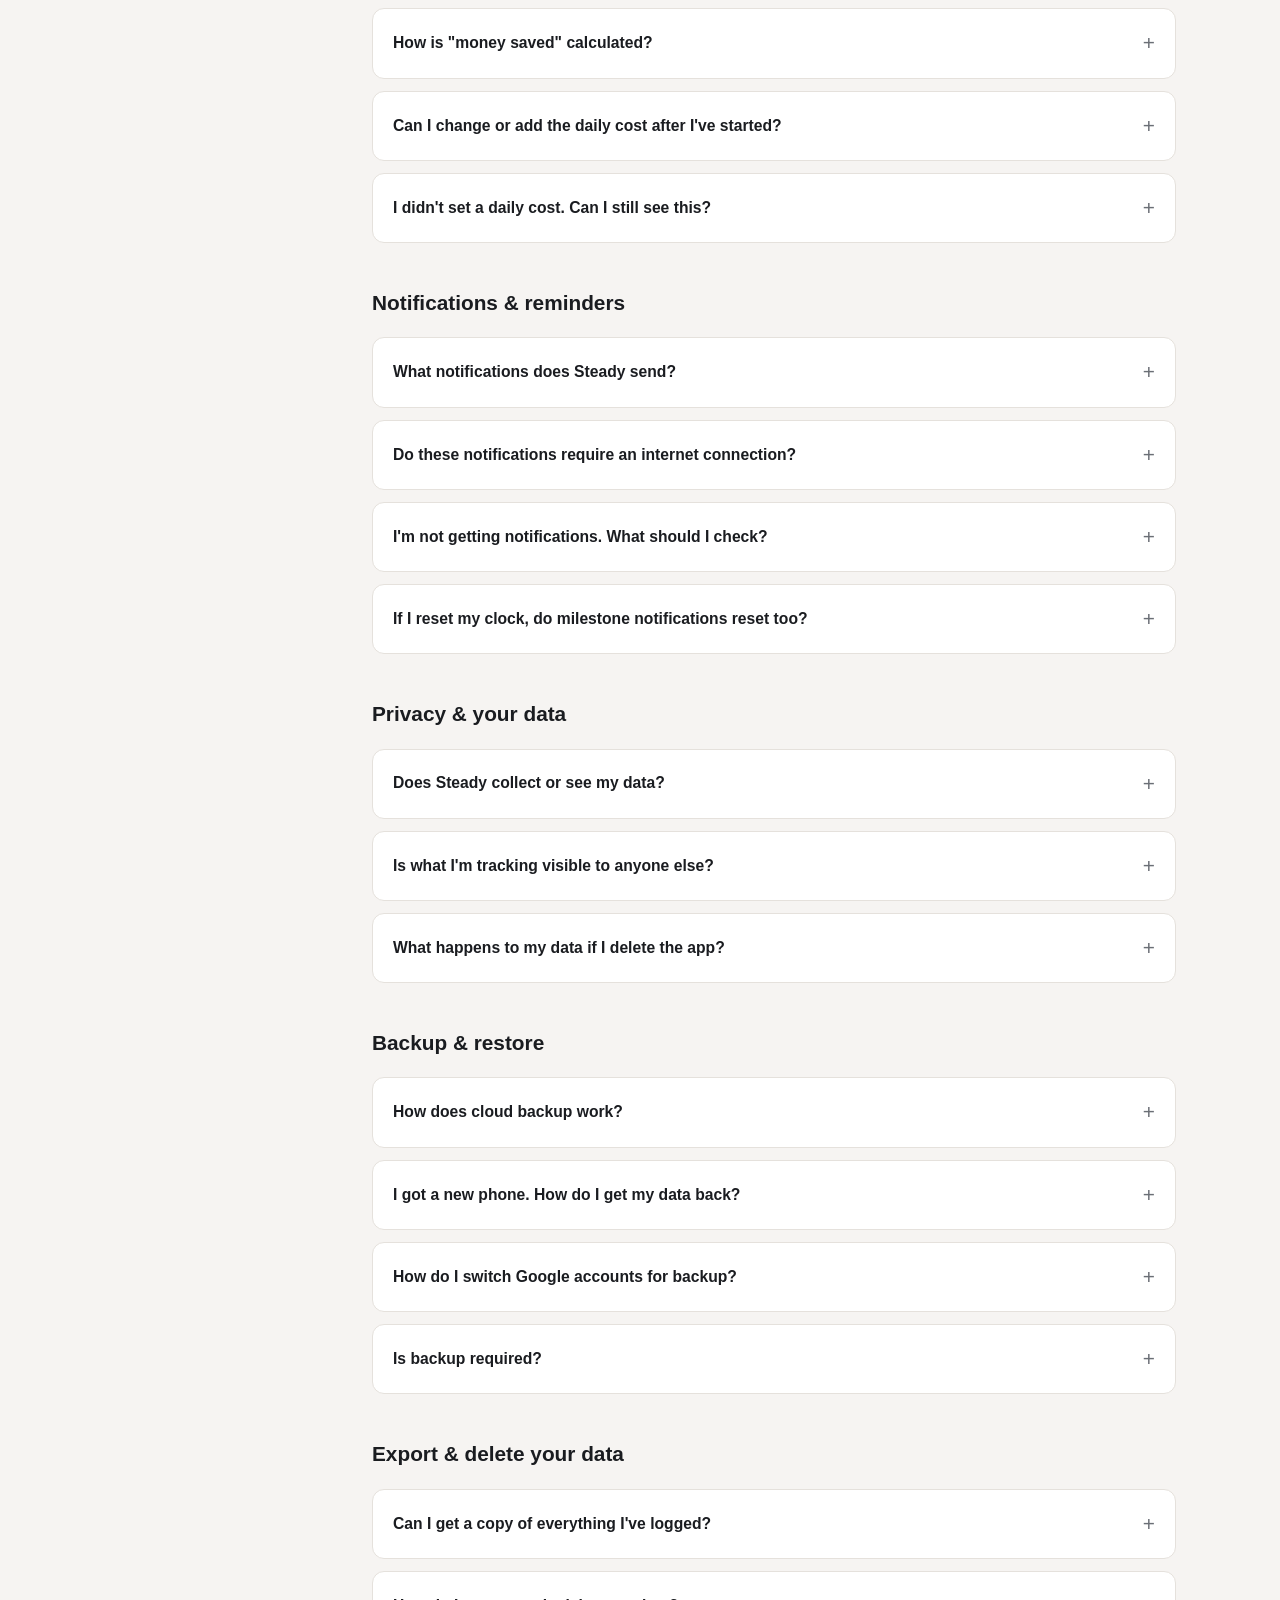
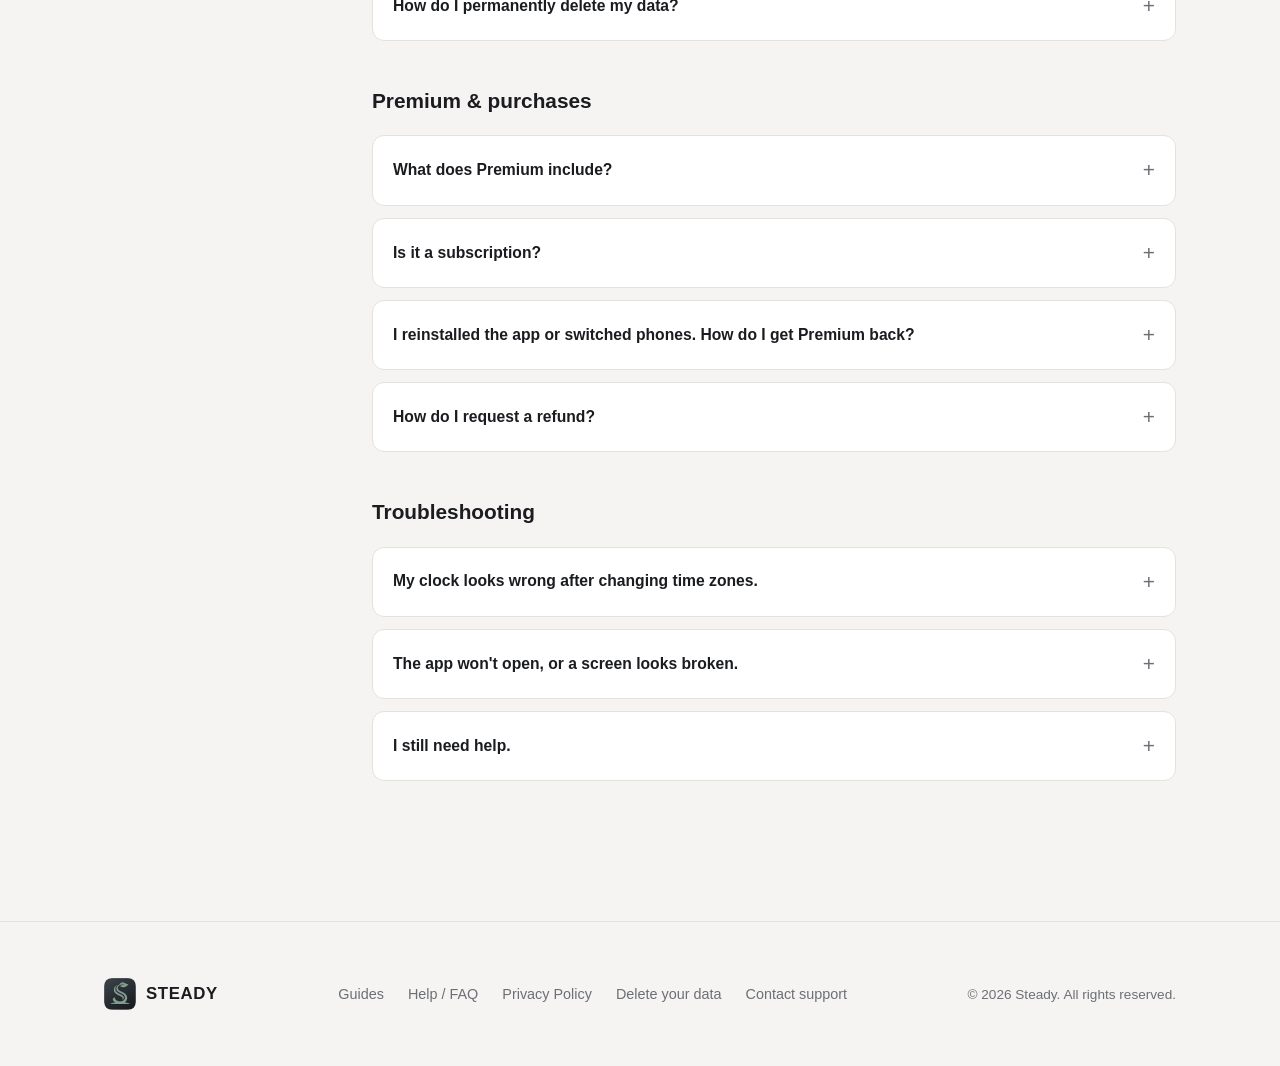
<file: faq.html>
<!doctype html>
<html lang="en">
<head>
  <!-- Google Tag Manager -->
  <script>(function(w,d,s,l,i){w[l]=w[l]||[];w[l].push({'gtm.start':
  new Date().getTime(),event:'gtm.js'});var f=d.getElementsByTagName(s)[0],
  j=d.createElement(s),dl=l!='dataLayer'?'&l='+l:'';j.async=true;j.src=
  'https://www.googletagmanager.com/gtm.js?id='+i+dl;f.parentNode.insertBefore(j,f);
  })(window,document,'script','dataLayer','GTM-TBTCJTLQ');</script>
  <!-- End Google Tag Manager -->
  <meta charset="utf-8" />
  <meta name="viewport" content="width=device-width, initial-scale=1" />
  <title>Help &amp; FAQ | Steady</title>
  <meta name="description" content="Answers to common questions about Steady: getting started, your sobriety clock, check-ins, notifications, privacy, backup, and premium." />
  <link rel="canonical" href="https://steady.lixlink.com/faq.html" />
  <meta property="og:site_name" content="Steady" />
  <meta property="og:type" content="website" />
  <meta property="og:url" content="https://steady.lixlink.com/faq.html" />
  <meta property="og:title" content="Help &amp; FAQ | Steady" />
  <meta property="og:description" content="Answers about Steady: your sobriety clock, check-ins, the journal, reminders, privacy, backup and Premium." />
  <meta property="og:image" content="https://steady.lixlink.com/assets/img/og-image.jpg" />
  <meta property="og:image:type" content="image/jpeg" />
  <meta property="og:image:width" content="1200" />
  <meta property="og:image:height" content="630" />
  <meta property="og:image:alt" content="Steady: stay steady, one day at a time. A private sobriety and habit tracker." />
  <meta name="twitter:card" content="summary_large_image" />
  <meta name="twitter:title" content="Help &amp; FAQ | Steady" />
  <meta name="twitter:description" content="Answers about Steady: your sobriety clock, check-ins, the journal, reminders, privacy, backup and Premium." />
  <meta name="twitter:image" content="https://steady.lixlink.com/assets/img/og-image.jpg" />
  <meta name="twitter:image:alt" content="Steady: stay steady, one day at a time. A private sobriety and habit tracker." />
  <link rel="icon" type="image/png" sizes="32x32" href="/assets/img/favicon-32.png" />
  <link rel="icon" type="image/png" sizes="16x16" href="/assets/img/favicon-16.png" />
  <link rel="apple-touch-icon" href="/assets/img/apple-touch-icon.png" />
  <link rel="stylesheet" href="/assets/css/style.css" />
  <script type="application/ld+json">
{
  "@context": "https://schema.org",
  "@type": "FAQPage",
  "@id": "https://steady.lixlink.com/faq.html#faqpage",
  "url": "https://steady.lixlink.com/faq.html",
  "name": "Help & FAQ | Steady",
  "inLanguage": "en",
  "isPartOf": {
    "@id": "https://steady.lixlink.com/#website"
  },
  "about": {
    "@id": "https://steady.lixlink.com/#app"
  },
  "mainEntity": [
    {
      "@type": "Question",
      "name": "What is Steady?",
      "acceptedAnswer": {
        "@type": "Answer",
        "text": "Steady is a sobriety and habit tracker for iOS and Android. It runs a live clock from the day you started, takes a daily check-in, and tracks how much money you've saved. It has no account, no ads, and no social feed."
      }
    },
    {
      "@type": "Question",
      "name": "Do I need to create an account?",
      "acceptedAnswer": {
        "@type": "Answer",
        "text": "No. Steady has no sign-up and no login. Open the app, tell it what you're staying steady from, and your clock starts immediately."
      }
    },
    {
      "@type": "Question",
      "name": "How do I start tracking something?",
      "acceptedAnswer": {
        "@type": "Answer",
        "text": "On first launch, type in what you're tracking (alcohol, nicotine, or any habit) and, optionally, a daily cost. Tap \"Start my clock\" and Steady begins counting from that moment."
      }
    },
    {
      "@type": "Question",
      "name": "Can I track more than one habit?",
      "acceptedAnswer": {
        "@type": "Answer",
        "text": "Tracking a single habit is free. Tracking multiple habits at once is part of the one-time Premium unlock. Go to Settings → Habits to add more once you've purchased it. With more than one habit, tap the habit's name above the clock to switch between them."
      }
    },
    {
      "@type": "Question",
      "name": "How does the sobriety clock work?",
      "acceptedAnswer": {
        "@type": "Answer",
        "text": "It's a live counter of days, hours, minutes, and seconds, measured from the start date and time of your habit. It updates every second while the app is open."
      }
    },
    {
      "@type": "Question",
      "name": "What does a daily check-in actually do?",
      "acceptedAnswer": {
        "@type": "Answer",
        "text": "Tapping \"Check in\" marks today as clean in your history. It doesn't affect your clock by itself, and you can only check in once per day."
      }
    },
    {
      "@type": "Question",
      "name": "What happens if I forget to check in one day?",
      "acceptedAnswer": {
        "@type": "Answer",
        "text": "Nothing bad. Your clock keeps running as long as you haven't logged a relapse. A missed check-in leaves that day blank in your history and doesn't reset anything."
      }
    },
    {
      "@type": "Question",
      "name": "I slipped. How do I log it, and what happens to my clock?",
      "acceptedAnswer": {
        "@type": "Answer",
        "text": "On the Today tab, tap \"Relapsed? Reset the clock\" underneath the check-in button. Confirm, and Steady logs today as a relapse and restarts your clock from that moment. Your past check-ins aren't erased. They stay on your device, and with Premium the habit's history screen shows them, resets included."
      }
    },
    {
      "@type": "Question",
      "name": "Where can I see my history?",
      "acceptedAnswer": {
        "@type": "Answer",
        "text": "Open the History tab, or tap \"History\" next to a habit in Settings → Habits. With Premium, you'll see your current and longest streak, total days steady, resets, a month-by-month calendar (steady days shaded, check-ins ✓, resets ✕, and a colored dot for your mood on days you logged one), and the milestones you've reached. Every check-in stays on your device either way, and an export includes all of them."
      }
    },
    {
      "@type": "Question",
      "name": "What is the journal?",
      "acceptedAnswer": {
        "@type": "Answer",
        "text": "A quick way to note how you're doing: your mood (Rough to Great), how strong a craving is (None to Intense), what's going on (triggers like Stress or Social event), and an optional note. Every part is optional. Open the Journal tab, or tap \"How are you feeling?\" after you check in. The journal is free."
      }
    },
    {
      "@type": "Question",
      "name": "Who can see my journal?",
      "acceptedAnswer": {
        "@type": "Answer",
        "text": "Only you. Entries are stored on your phone like everything else in Steady. They're included in your encrypted backup and your data export, and Delete all data removes them."
      }
    },
    {
      "@type": "Question",
      "name": "How do I edit or delete an entry?",
      "acceptedAnswer": {
        "@type": "Answer",
        "text": "Open Journal and tap the entry. Change anything and tap Save, or tap \"Delete entry\" at the bottom."
      }
    },
    {
      "@type": "Question",
      "name": "Can I add my own triggers?",
      "acceptedAnswer": {
        "@type": "Answer",
        "text": "Yes. Tap \"+ New\" while logging, or \"Edit triggers\" to add, rename or archive them. Archiving hides a trigger from new entries but keeps it on the ones you've already logged."
      }
    },
    {
      "@type": "Question",
      "name": "What does Insights show?",
      "acceptedAnswer": {
        "@type": "Answer",
        "text": "Insights is part of Premium. Over the last 30 or 90 days it shows your mood and craving trends, when cravings tend to be strongest by time of day and day of the week, and which triggers come up most, in plain sentences like \"Stress came up on 9 of your last 30 days. Cravings were stronger on those days.\" It's all worked out on your phone. Insights describe patterns in what you've logged; they aren't medical advice."
      }
    },
    {
      "@type": "Question",
      "name": "Why don't I see trigger patterns yet?",
      "acceptedAnswer": {
        "@type": "Answer",
        "text": "They appear once 10 entries in the period have a trigger tagged, so a few early entries don't read as a pattern. Insights shows how many more you need."
      }
    },
    {
      "@type": "Question",
      "name": "What's in the toolkit?",
      "acceptedAnswer": {
        "@type": "Answer",
        "text": "Open the Breathe tab. You'll find a note you wrote to yourself in advance, the first of your reasons, a breathing guide, people you can call or text, and helplines. It works offline, except for the calls themselves, and it's free for everyone."
      }
    },
    {
      "@type": "Question",
      "name": "How do I add my reasons?",
      "acceptedAnswer": {
        "@type": "Answer",
        "text": "Open the toolkit and tap \"Add your reasons\", or \"All\" next to Your reason. Write each one in your own words, up to 280 characters. Use the arrows to put the one that matters most first; that's the one the toolkit shows."
      }
    },
    {
      "@type": "Question",
      "name": "How does the breathing guide work?",
      "acceptedAnswer": {
        "@type": "Answer",
        "text": "Pick Box (in for 4, hold for 4, out for 4, hold for 4) or 4-7-8 (in for 4, hold for 7, out for 8), then tap \"Start breathing\". The circle grows as you breathe in and shrinks as you breathe out, with a countdown. Your phone vibrates gently at each step unless you turn vibration off."
      }
    },
    {
      "@type": "Question",
      "name": "Does Steady call or text anyone, or see my contacts?",
      "acceptedAnswer": {
        "@type": "Answer",
        "text": "No. You type in the names and numbers yourself, so Steady never asks for your contacts. Call and Text open your phone's own Phone and Messages apps; Steady doesn't place calls or send messages itself. The numbers stay on your phone, and in your encrypted backup if you use one."
      }
    },
    {
      "@type": "Question",
      "name": "Which helplines does Steady show?",
      "acceptedAnswer": {
        "@type": "Answer",
        "text": "In the US: the 988 Suicide & Crisis Lifeline (call or text 988) and the SAMHSA National Helpline for substance use (1-800-662-4357). Elsewhere, Steady links to findahelpline.com to find one in your country. You can also add your own number, such as a local support line, and it shows above the others. Steady picks the US numbers from your phone's region setting, such as English (United States)."
      }
    },
    {
      "@type": "Question",
      "name": "Is Steady a crisis service?",
      "acceptedAnswer": {
        "@type": "Answer",
        "text": "No. Steady is a self-tracking tool. If you or someone else is in danger, call your local emergency number. In the US, you can call or text 988 any time."
      }
    },
    {
      "@type": "Question",
      "name": "What happens after I reset my clock?",
      "acceptedAnswer": {
        "@type": "Answer",
        "text": "Steady shows a short note with how long you were steady, your first reason, and links to your toolkit. Those days still count: with Premium, History keeps every past streak and shows your steady days this year."
      }
    },
    {
      "@type": "Question",
      "name": "Can I wipe a habit's history and start completely fresh?",
      "acceptedAnswer": {
        "@type": "Answer",
        "text": "Yes. Open the habit's Edit screen and tap \"Start over completely\". After you confirm, Steady deletes that habit's check-ins and past streaks and starts the clock from now. Journal entries stay. This can't be undone."
      }
    },
    {
      "@type": "Question",
      "name": "How do I lock Steady?",
      "acceptedAnswer": {
        "@type": "Answer",
        "text": "Go to Settings → App lock and turn on \"Lock Steady\". Steady then asks for Face ID, Touch ID or your fingerprint when you open it, with your phone's passcode as a backup. You choose whether it locks immediately when you leave, or after 1 or 5 minutes."
      }
    },
    {
      "@type": "Question",
      "name": "What if Face ID or my fingerprint doesn't work?",
      "acceptedAnswer": {
        "@type": "Answer",
        "text": "Use your phone's passcode. There's no separate Steady code to remember or reset. If your phone has no passcode, set one in your phone's settings first; app lock needs it."
      }
    },
    {
      "@type": "Question",
      "name": "Does Steady see my face or fingerprint?",
      "acceptedAnswer": {
        "@type": "Answer",
        "text": "No. Your phone checks them itself and only tells Steady whether it matched. Steady never receives or stores any biometric data."
      }
    },
    {
      "@type": "Question",
      "name": "What else changes while app lock is on?",
      "acceptedAnswer": {
        "@type": "Answer",
        "text": "Milestone notifications stop naming your habit. Steady is hidden in the app switcher. On Android, that also blocks screenshots of Steady, because Android uses the same setting for both."
      }
    },
    {
      "@type": "Question",
      "name": "Is app lock part of my backup?",
      "acceptedAnswer": {
        "@type": "Answer",
        "text": "No. It stays on the phone where you turned it on, so restoring a backup can't lock you out of a new phone. Turn it on again there if you'd like."
      }
    },
    {
      "@type": "Question",
      "name": "How is \"money saved\" calculated?",
      "acceptedAnswer": {
        "@type": "Answer",
        "text": "It's the daily cost you set when you started, multiplied by the time elapsed on your clock. It updates continuously, the same way the clock does."
      }
    },
    {
      "@type": "Question",
      "name": "Can I change or add the daily cost after I've started?",
      "acceptedAnswer": {
        "@type": "Answer",
        "text": "Yes. Open the habit, tap Edit, and update the daily cost. The money-saved total recalculates from your original start date using the new figure."
      }
    },
    {
      "@type": "Question",
      "name": "I didn't set a daily cost. Can I still see this?",
      "acceptedAnswer": {
        "@type": "Answer",
        "text": "The counter is optional. If you leave the daily cost blank (or zero) when you start, Steady won't show a savings figure until you add one."
      }
    },
    {
      "@type": "Question",
      "name": "What notifications does Steady send?",
      "acceptedAnswer": {
        "@type": "Answer",
        "text": "Milestone notifications at 7, 14, 30, 60, 90, 180, and 365 days on your current streak, plus an optional daily reminder to check in. You can turn either on or off in Settings → Notifications."
      }
    },
    {
      "@type": "Question",
      "name": "Do these notifications require an internet connection?",
      "acceptedAnswer": {
        "@type": "Answer",
        "text": "No. They're scheduled on your device using your phone's local notification system. Steady doesn't run a push server, or any other server."
      }
    },
    {
      "@type": "Question",
      "name": "I'm not getting notifications. What should I check?",
      "acceptedAnswer": {
        "@type": "Answer",
        "text": "First, make sure notifications are enabled inside Steady (Settings → Notifications). If they're on there but you still don't see them, check your phone's system settings. Steady needs OS-level notification permission, and iOS and Android each make you grant it separately."
      }
    },
    {
      "@type": "Question",
      "name": "If I reset my clock, do milestone notifications reset too?",
      "acceptedAnswer": {
        "@type": "Answer",
        "text": "Yes. Milestones follow your current streak, so logging a relapse reschedules the 7/14/30/60/90/180/365-day notifications from your new start time."
      }
    },
    {
      "@type": "Question",
      "name": "Does Steady collect or see my data?",
      "acceptedAnswer": {
        "@type": "Answer",
        "text": "No. The Steady app has no server, no account system, and no database with your name on it. Everything you enter (habits, check-ins, notes) lives only on your device by default. There's nothing for us to collect and nothing to sell. This website does use basic Google Analytics, which the app does not. See the Privacy Policy."
      }
    },
    {
      "@type": "Question",
      "name": "Is what I'm tracking visible to anyone else?",
      "acceptedAnswer": {
        "@type": "Answer",
        "text": "No. There's no social feed and no sharing. Nobody else can see your habits or history unless you hand them your phone or an exported file."
      }
    },
    {
      "@type": "Question",
      "name": "What happens to my data if I delete the app?",
      "acceptedAnswer": {
        "@type": "Answer",
        "text": "Your data lives only on your device, so uninstalling Steady deletes it permanently, unless you turned on cloud backup or exported a copy first. See \"Backup & restore\" below before you uninstall or switch phones."
      }
    },
    {
      "@type": "Question",
      "name": "How does cloud backup work?",
      "acceptedAnswer": {
        "@type": "Answer",
        "text": "Automatic cloud backup is a Premium feature. To set it up, open Settings → Cloud backup (on Android, link Google Drive first) and tap \"Create recovery key\". Your key is 20 letters and numbers, like K7Q2M-9XAB4-…. Save it somewhere safe, such as a password manager. Steady encrypts your data on your device with that key, then stores the encrypted copy in your own iCloud (iOS) or Google Drive (Android). We can't access that space, and without your recovery key nobody, including us, can read the backup. You can view your key anytime in Settings → Cloud backup. After that, it's automatic: Steady backs up a few seconds after you make a change and whenever you leave the app. Settings shows when your last backup finished, for example \"Backed up 2 min ago\", and the home screen tells you if a backup needs your attention."
      }
    },
    {
      "@type": "Question",
      "name": "I got a new phone. How do I get my data back?",
      "acceptedAnswer": {
        "@type": "Answer",
        "text": "If cloud backup was on, install Steady on the new phone and tap \"Restore from backup\" on the first screen, or go to Settings → Cloud backup. On Android, link the same Google account. Tap \"I have a recovery key\", enter the key you saved, and tap \"Restore from backup\". Restoring is free; to keep backing up automatically, restore Premium too (Settings → About → \"Restore purchase\"). Without backup, your data doesn't transfer between devices, because it's stored only on the original phone. If you've lost your recovery key, the backup can't be opened. That's what keeps it private. You can still start fresh with a new key."
      }
    },
    {
      "@type": "Question",
      "name": "How do I switch Google accounts for backup?",
      "acceptedAnswer": {
        "@type": "Answer",
        "text": "On Android, go to Settings → Cloud backup → Unlink, then tap Link Google Drive and pick the other account. If that account already has a Steady backup made with a different recovery key, Steady asks before replacing it."
      }
    },
    {
      "@type": "Question",
      "name": "Is backup required?",
      "acceptedAnswer": {
        "@type": "Answer",
        "text": "No. Steady works fully on-device without it, and nothing is backed up until you create a recovery key. Backup is a safety net if you lose or replace your phone. Steady also opts out of Android's own device backup, so your data is never copied anywhere unencrypted."
      }
    },
    {
      "@type": "Question",
      "name": "Can I get a copy of everything I've logged?",
      "acceptedAnswer": {
        "@type": "Answer",
        "text": "Yes. Go to Settings → Privacy → \"Export my data\" to save a plain-text copy of everything you've tracked. You don't need cloud backup, and nothing leaves your device except the file you choose to save or share."
      }
    },
    {
      "@type": "Question",
      "name": "How do I permanently delete my data?",
      "acceptedAnswer": {
        "@type": "Answer",
        "text": "Go to Settings → Privacy → \"Delete all data.\" This permanently removes every habit and check-in on the device and can't be undone, so export a copy first if you might want it later."
      }
    },
    {
      "@type": "Question",
      "name": "What does Premium include?",
      "acceptedAnswer": {
        "@type": "Answer",
        "text": "Tracking multiple habits at once, a full history screen with streaks, milestones and a calendar, mood and craving insights, premium accent themes, and encrypted cloud backup to your own iCloud or Google Drive."
      }
    },
    {
      "@type": "Question",
      "name": "Is it a subscription?",
      "acceptedAnswer": {
        "@type": "Answer",
        "text": "No. Premium is a single, one-time purchase. There are no recurring charges."
      }
    },
    {
      "@type": "Question",
      "name": "I reinstalled the app or switched phones. How do I get Premium back?",
      "acceptedAnswer": {
        "@type": "Answer",
        "text": "Go to Settings → About → \"Restore purchase.\" Steady checks the App Store or Google Play account you purchased with and re-unlocks Premium. You don't pay again."
      }
    },
    {
      "@type": "Question",
      "name": "How do I request a refund?",
      "acceptedAnswer": {
        "@type": "Answer",
        "text": "The App Store or Google Play handles all purchases, so refunds go through them, not us. We can't process refunds directly. Search \"request a refund\" on Apple's or Google's support site, depending on where you bought Premium."
      }
    },
    {
      "@type": "Question",
      "name": "My clock looks wrong after changing time zones.",
      "acceptedAnswer": {
        "@type": "Answer",
        "text": "The clock is based on your device's clock, so crossing time zones can shift the displayed elapsed time by the same offset. The underlying start date doesn't change, and the display corrects itself once your device settles on the new local time."
      }
    },
    {
      "@type": "Question",
      "name": "The app won't open, or a screen looks broken.",
      "acceptedAnswer": {
        "@type": "Answer",
        "text": "Close and reopen the app first, then check the App Store or Google Play for a pending update. Don't uninstall to \"fix\" it if you haven't backed up or exported your data, because uninstalling erases it."
      }
    },
    {
      "@type": "Question",
      "name": "I still need help.",
      "acceptedAnswer": {
        "@type": "Answer",
        "text": "Email steady-support@lixlink.com. That's also the address in the app under Settings → About → \"Contact support.\""
      }
    }
  ]
}
  </script>
  <script type="application/ld+json">
{
  "@context": "https://schema.org",
  "@type": "BreadcrumbList",
  "itemListElement": [
    {
      "@type": "ListItem",
      "position": 1,
      "name": "Home",
      "item": "https://steady.lixlink.com/"
    },
    {
      "@type": "ListItem",
      "position": 2,
      "name": "Help / FAQ",
      "item": "https://steady.lixlink.com/faq.html"
    }
  ]
}
  </script>
</head>
<body>
  <!-- Google Tag Manager (noscript) -->
  <noscript><iframe src="https://www.googletagmanager.com/ns.html?id=GTM-TBTCJTLQ"
  height="0" width="0" style="display:none;visibility:hidden"></iframe></noscript>
  <!-- End Google Tag Manager (noscript) -->
  <header class="site-header">
    <nav class="nav wrap">
      <a class="brand" href="/">
        <img src="/assets/img/icon-512.png" alt="" width="32" height="32" />
        <span>Steady</span>
      </a>
      <button class="nav-toggle" aria-label="Toggle navigation" aria-expanded="false">☰</button>
      <ul class="nav-links">
        <li><a href="/#features">Features</a></li>
        <li><a href="/#privacy">Privacy</a></li>
        <li><a href="/#pricing">Pricing</a></li>
        <li><a href="/guides/">Guides</a></li>
        <li><a class="active" href="/faq.html">Help / FAQ</a></li>
        <li><a class="nav-cta" href="/#download">Get Steady</a></li>
      </ul>
    </nav>
  </header>

  <main>
    <div class="wrap faq-hero">
      <span class="eyebrow">Help center</span>
      <h1>How can we help?</h1>
      <p>Answers for people already using Steady, including how the clock works, where your data lives, and what to do if something looks wrong.</p>
      <div class="faq-search">
        <input id="faq-search" type="search" placeholder="Search the FAQ… e.g. “backup”, “relapse”, “export”" aria-label="Search the FAQ" />
      </div>
    </div>

    <div class="wrap faq-layout">
      <nav class="faq-toc" aria-label="FAQ categories">
        <a href="#getting-started">Getting started</a>
        <a href="#clock-checkins">Clock &amp; check-ins</a>
        <a href="#journal">Journal &amp; insights</a>
        <a href="#hard-moments">Hard moments</a>
        <a href="#app-lock">App lock</a>
        <a href="#money-saved">Money saved</a>
        <a href="#notifications">Notifications</a>
        <a href="#privacy-data">Privacy &amp; your data</a>
        <a href="#backup-restore">Backup &amp; restore</a>
        <a href="#export-delete">Export &amp; delete</a>
        <a href="#premium">Premium &amp; purchases</a>
        <a href="#troubleshooting">Troubleshooting</a>
      </nav>

      <div>
        <p id="faq-empty" class="faq-empty">No matching questions. Try a different search, or <a href="mailto:steady-support@lixlink.com">email support</a>.</p>

        <section class="faq-group" id="getting-started">
          <h2>Getting started</h2>

          <details class="faq-item">
            <summary>What is Steady?</summary>
            <div class="faq-answer">
              <p>Steady is a sobriety and habit tracker for iOS and Android. It runs a live clock from the day you started, takes a daily check-in, and tracks how much money you've saved. It has no account, no ads, and no social feed.</p>
            </div>
          </details>

          <details class="faq-item">
            <summary>Do I need to create an account?</summary>
            <div class="faq-answer">
              <p>No. Steady has no sign-up and no login. Open the app, tell it what you're staying steady from, and your clock starts immediately.</p>
            </div>
          </details>

          <details class="faq-item">
            <summary>How do I start tracking something?</summary>
            <div class="faq-answer">
              <p>On first launch, type in what you're tracking (alcohol, nicotine, or any habit) and, optionally, a daily cost. Tap "Start my clock" and Steady begins counting from that moment.</p>
            </div>
          </details>

          <details class="faq-item">
            <summary>Can I track more than one habit?</summary>
            <div class="faq-answer">
              <p>Tracking a single habit is free. Tracking multiple habits at once is part of the one-time Premium unlock. Go to Settings → Habits to add more once you've purchased it. With more than one habit, tap the habit's name above the clock to switch between them.</p>
            </div>
          </details>
        </section>

        <section class="faq-group" id="clock-checkins">
          <h2>Clock &amp; check-ins</h2>

          <details class="faq-item">
            <summary>How does the sobriety clock work?</summary>
            <div class="faq-answer">
              <p>It's a live counter of days, hours, minutes, and seconds, measured from the start date and time of your habit. It updates every second while the app is open.</p>
            </div>
          </details>

          <details class="faq-item">
            <summary>What does a daily check-in actually do?</summary>
            <div class="faq-answer">
              <p>Tapping "Check in" marks today as clean in your history. It doesn't affect your clock by itself, and you can only check in once per day.</p>
            </div>
          </details>

          <details class="faq-item">
            <summary>What happens if I forget to check in one day?</summary>
            <div class="faq-answer">
              <p>Nothing bad. Your clock keeps running as long as you haven't logged a relapse. A missed check-in leaves that day blank in your history and doesn't reset anything.</p>
            </div>
          </details>

          <details class="faq-item">
            <summary>I slipped. How do I log it, and what happens to my clock?</summary>
            <div class="faq-answer">
              <p>On the Today tab, tap "Relapsed? Reset the clock" underneath the check-in button. Confirm, and Steady logs today as a relapse and restarts your clock from that moment, then shows a short note with links to your toolkit. Your past check-ins aren't erased. They stay on your device, and with Premium the habit's history screen shows them, resets included.</p>
            </div>
          </details>

          <details class="faq-item">
            <summary>Where can I see my history?</summary>
            <div class="faq-answer">
              <p>Open the History tab, or tap "History" next to a habit in Settings → Habits. With Premium, you'll see your current and longest streak, total days steady, days steady this year, resets, a month-by-month calendar (steady days shaded, check-ins ✓, resets ✕, and a colored dot for your mood on days you logged one), and the milestones you've reached. Every check-in stays on your device either way, and an export includes all of them.</p>
            </div>
          </details>
        </section>

        <section class="faq-group" id="journal">
          <h2>Journal &amp; insights</h2>

          <details class="faq-item">
            <summary>What is the journal?</summary>
            <div class="faq-answer">
              <p>A quick way to note how you're doing: your mood (Rough to Great), how strong a craving is (None to Intense), what's going on (triggers like Stress or Social event), and an optional note. Every part is optional. Open the Journal tab, or tap "How are you feeling?" after you check in. The journal is free.</p>
            </div>
          </details>

          <details class="faq-item">
            <summary>Who can see my journal?</summary>
            <div class="faq-answer">
              <p>Only you. Entries are stored on your phone like everything else in Steady. They're included in your encrypted backup and your data export, and Delete all data removes them.</p>
            </div>
          </details>

          <details class="faq-item">
            <summary>How do I edit or delete an entry?</summary>
            <div class="faq-answer">
              <p>Open Journal and tap the entry. Change anything and tap Save, or tap "Delete entry" at the bottom.</p>
            </div>
          </details>

          <details class="faq-item">
            <summary>Can I add my own triggers?</summary>
            <div class="faq-answer">
              <p>Yes. Tap "+ New" while logging, or "Edit triggers" to add, rename or archive them. Archiving hides a trigger from new entries but keeps it on the ones you've already logged.</p>
            </div>
          </details>

          <details class="faq-item">
            <summary>What does Insights show?</summary>
            <div class="faq-answer">
              <p>Insights is part of Premium. Over the last 30 or 90 days it shows your mood and craving trends, when cravings tend to be strongest by time of day and day of the week, and which triggers come up most, in plain sentences like "Stress came up on 9 of your last 30 days. Cravings were stronger on those days." It's all worked out on your phone. Insights describe patterns in what you've logged; they aren't medical advice.</p>
            </div>
          </details>

          <details class="faq-item">
            <summary>Why don't I see trigger patterns yet?</summary>
            <div class="faq-answer">
              <p>They appear once 10 entries in the period have a trigger tagged, so a few early entries don't read as a pattern. Insights shows how many more you need.</p>
            </div>
          </details>
        </section>

        <section class="faq-group" id="hard-moments">
          <h2>Hard moments</h2>

          <details class="faq-item">
            <summary>What's in the toolkit?</summary>
            <div class="faq-answer">
              <p>Open the Breathe tab. You'll find a note you wrote to yourself in advance, the first of your reasons, a breathing guide, people you can call or text, and helplines. It works offline, except for the calls themselves, and it's free for everyone.</p>
            </div>
          </details>

          <details class="faq-item">
            <summary>How do I add my reasons?</summary>
            <div class="faq-answer">
              <p>Open the toolkit and tap "Add your reasons", or "All" next to Your reason. Write each one in your own words, up to 280 characters. Use the arrows to put the one that matters most first; that's the one the toolkit shows.</p>
            </div>
          </details>

          <details class="faq-item">
            <summary>How does the breathing guide work?</summary>
            <div class="faq-answer">
              <p>Pick Box (in for 4, hold for 4, out for 4, hold for 4) or 4-7-8 (in for 4, hold for 7, out for 8), then tap "Start breathing". The circle grows as you breathe in and shrinks as you breathe out, with a countdown. Your phone vibrates gently at each step unless you turn vibration off.</p>
            </div>
          </details>

          <details class="faq-item">
            <summary>Does Steady call or text anyone, or see my contacts?</summary>
            <div class="faq-answer">
              <p>No. You type in the names and numbers yourself, so Steady never asks for your contacts. Call and Text open your phone's own Phone and Messages apps; Steady doesn't place calls or send messages itself. The numbers stay on your phone, and in your encrypted backup if you use one.</p>
            </div>
          </details>

          <details class="faq-item">
            <summary>Which helplines does Steady show?</summary>
            <div class="faq-answer">
              <p>In the US: the 988 Suicide &amp; Crisis Lifeline (call or text 988) and the SAMHSA National Helpline for substance use (1-800-662-4357). Elsewhere, Steady links to <a href="https://findahelpline.com">findahelpline.com</a> to find one in your country. You can also add your own number, such as a local support line, and it shows above the others.</p>
              <p>Steady picks the US numbers from your phone's region setting, such as English (United States).</p>
            </div>
          </details>

          <details class="faq-item">
            <summary>Is Steady a crisis service?</summary>
            <div class="faq-answer">
              <p>No. Steady is a self-tracking tool. If you or someone else is in danger, call your local emergency number. In the US, you can call or text 988 any time.</p>
            </div>
          </details>

          <details class="faq-item">
            <summary>What happens after I reset my clock?</summary>
            <div class="faq-answer">
              <p>Steady shows a short note with how long you were steady, your first reason, and links to your toolkit. Those days still count: with Premium, History keeps every past streak and shows your steady days this year.</p>
            </div>
          </details>

          <details class="faq-item">
            <summary>Can I wipe a habit's history and start completely fresh?</summary>
            <div class="faq-answer">
              <p>Yes. Open the habit's Edit screen and tap "Start over completely". After you confirm, Steady deletes that habit's check-ins and past streaks and starts the clock from now. Journal entries stay. This can't be undone.</p>
            </div>
          </details>
        </section>

        <section class="faq-group" id="app-lock">
          <h2>App lock</h2>

          <details class="faq-item">
            <summary>How do I lock Steady?</summary>
            <div class="faq-answer">
              <p>Go to Settings → App lock and turn on "Lock Steady". Steady then asks for Face ID, Touch ID or your fingerprint when you open it, with your phone's passcode as a backup. You choose whether it locks immediately when you leave, or after 1 or 5 minutes.</p>
            </div>
          </details>

          <details class="faq-item">
            <summary>What if Face ID or my fingerprint doesn't work?</summary>
            <div class="faq-answer">
              <p>Use your phone's passcode. There's no separate Steady code to remember or reset. If your phone has no passcode, set one in your phone's settings first; app lock needs it.</p>
            </div>
          </details>

          <details class="faq-item">
            <summary>Does Steady see my face or fingerprint?</summary>
            <div class="faq-answer">
              <p>No. Your phone checks them itself and only tells Steady whether it matched. Steady never receives or stores any biometric data.</p>
            </div>
          </details>

          <details class="faq-item">
            <summary>What else changes while app lock is on?</summary>
            <div class="faq-answer">
              <p>Milestone notifications stop naming your habit. Steady is hidden in the app switcher. On Android, that also blocks screenshots of Steady, because Android uses the same setting for both.</p>
            </div>
          </details>

          <details class="faq-item">
            <summary>Is app lock part of my backup?</summary>
            <div class="faq-answer">
              <p>No. It stays on the phone where you turned it on, so restoring a backup can't lock you out of a new phone. Turn it on again there if you'd like.</p>
            </div>
          </details>
        </section>

        <section class="faq-group" id="money-saved">
          <h2>Money saved</h2>

          <details class="faq-item">
            <summary>How is "money saved" calculated?</summary>
            <div class="faq-answer">
              <p>It's the daily cost you set when you started, multiplied by the time elapsed on your clock. It updates continuously, the same way the clock does.</p>
            </div>
          </details>

          <details class="faq-item">
            <summary>Can I change or add the daily cost after I've started?</summary>
            <div class="faq-answer">
              <p>Yes. Open the habit, tap Edit, and update the daily cost. The money-saved total recalculates from your original start date using the new figure.</p>
            </div>
          </details>

          <details class="faq-item">
            <summary>I didn't set a daily cost. Can I still see this?</summary>
            <div class="faq-answer">
              <p>The counter is optional. If you leave the daily cost blank (or zero) when you start, Steady won't show a savings figure until you add one.</p>
            </div>
          </details>
        </section>

        <section class="faq-group" id="notifications">
          <h2>Notifications &amp; reminders</h2>

          <details class="faq-item">
            <summary>What notifications does Steady send?</summary>
            <div class="faq-answer">
              <p>Milestone notifications at 7, 14, 30, 60, 90, 180, and 365 days on your current streak, plus an optional daily reminder to check in. You can turn either on or off in Settings → Notifications. While app lock is on, milestone notifications don't name your habit.</p>
            </div>
          </details>

          <details class="faq-item">
            <summary>Do these notifications require an internet connection?</summary>
            <div class="faq-answer">
              <p>No. They're scheduled on your device using your phone's local notification system. Steady doesn't run a push server, or any other server.</p>
            </div>
          </details>

          <details class="faq-item">
            <summary>I'm not getting notifications. What should I check?</summary>
            <div class="faq-answer">
              <p>First, make sure notifications are enabled inside Steady (Settings → Notifications). If they're on there but you still don't see them, check your phone's system settings. Steady needs OS-level notification permission. It asks when you add your first habit; if you said no, Settings → Notifications shows a button to turn notifications back on.</p>
            </div>
          </details>

          <details class="faq-item">
            <summary>If I reset my clock, do milestone notifications reset too?</summary>
            <div class="faq-answer">
              <p>Yes. Milestones follow your current streak, so logging a relapse reschedules the 7/14/30/60/90/180/365-day notifications from your new start time.</p>
            </div>
          </details>
        </section>

        <section class="faq-group" id="privacy-data">
          <h2>Privacy &amp; your data</h2>

          <details class="faq-item">
            <summary>Does Steady collect or see my data?</summary>
            <div class="faq-answer">
              <p>No. The Steady app has no server, no account system, and no database with your name on it. Everything you enter (habits, check-ins, journal entries, reasons, the people in your toolkit) lives only on your device by default. There's nothing for us to collect and nothing to sell. This website does use basic Google Analytics, which the app does not. See the <a href="/privacy.html">Privacy Policy</a>.</p>
            </div>
          </details>

          <details class="faq-item">
            <summary>Is what I'm tracking visible to anyone else?</summary>
            <div class="faq-answer">
              <p>No. There's no social feed and no sharing. Nobody else can see your habits or history unless you hand them your phone or an exported file.</p>
            </div>
          </details>

          <details class="faq-item">
            <summary>What happens to my data if I delete the app?</summary>
            <div class="faq-answer">
              <p>Your data lives only on your device, so uninstalling Steady deletes it permanently, unless you turned on cloud backup or exported a copy first. See "Backup &amp; restore" below before you uninstall or switch phones.</p>
            </div>
          </details>
        </section>

        <section class="faq-group" id="backup-restore">
          <h2>Backup &amp; restore</h2>

          <details class="faq-item">
            <summary>How does cloud backup work?</summary>
            <div class="faq-answer">
              <p>Automatic cloud backup is a Premium feature. To set it up, open Settings → Cloud backup (on Android, link Google Drive first) and tap "Create recovery key". Your key is 20 letters and numbers, like <code>K7Q2M-9XAB4-…</code>. Save it somewhere safe, such as a password manager. Steady encrypts your data on your device with that key, then stores the encrypted copy in your own iCloud (iOS) or Google Drive (Android). We can't access that space, and without your recovery key nobody, including us, can read the backup. You can view your key anytime in Settings → Cloud backup.</p>
              <p>After that, it's automatic: Steady backs up a few seconds after you make a change and whenever you leave the app. Settings shows when your last backup finished, for example "Backed up 2 min ago", and the home screen tells you if a backup needs your attention.</p>
            </div>
          </details>

          <details class="faq-item">
            <summary>I got a new phone. How do I get my data back?</summary>
            <div class="faq-answer">
              <p>If cloud backup was on, install Steady on the new phone and tap "Restore from backup" on the first screen, or go to Settings → Cloud backup. On Android, link the same Google account. Tap "I have a recovery key", enter the key you saved, and tap "Restore from backup". Restoring is free; to keep backing up automatically, restore Premium too (Settings → About → "Restore purchase"). Without backup, your data doesn't transfer between devices, because it's stored only on the original phone.</p>
              <p>If you've lost your recovery key, the backup can't be opened. That's what keeps it private. You can still start fresh with a new key.</p>
            </div>
          </details>

          <details class="faq-item">
            <summary>How do I switch Google accounts for backup?</summary>
            <div class="faq-answer">
              <p>On Android, go to Settings → Cloud backup → Unlink, then tap Link Google Drive and pick the other account. If that account already has a Steady backup made with a different recovery key, Steady asks before replacing it.</p>
            </div>
          </details>

          <details class="faq-item">
            <summary>Is backup required?</summary>
            <div class="faq-answer">
              <p>No. Steady works fully on-device without it, and nothing is backed up until you create a recovery key. Backup is a safety net if you lose or replace your phone. Steady also opts out of Android's own device backup, so your data is never copied anywhere unencrypted.</p>
            </div>
          </details>
        </section>

        <section class="faq-group" id="export-delete">
          <h2>Export &amp; delete your data</h2>

          <details class="faq-item">
            <summary>Can I get a copy of everything I've logged?</summary>
            <div class="faq-answer">
              <p>Yes. Go to Settings → Privacy → "Export my data" to save a plain-text copy of everything you've tracked. You don't need cloud backup, and nothing leaves your device except the file you choose to save or share.</p>
            </div>
          </details>

          <details class="faq-item">
            <summary>How do I permanently delete my data?</summary>
            <div class="faq-answer">
              <p>Go to Settings → Privacy → "Delete all data." This permanently removes every habit, check-in, journal entry, reason and toolkit contact on the device and can't be undone, so export a copy first if you might want it later.</p>
            </div>
          </details>
        </section>

        <section class="faq-group" id="premium">
          <h2>Premium &amp; purchases</h2>

          <details class="faq-item">
            <summary>What does Premium include?</summary>
            <div class="faq-answer">
              <p>Tracking multiple habits at once, a full history screen with streaks, milestones and a calendar, mood and craving insights, premium accent themes, and encrypted cloud backup to your own iCloud or Google Drive. The toolkit, your reasons and app lock are free for everyone.</p>
            </div>
          </details>

          <details class="faq-item">
            <summary>Is it a subscription?</summary>
            <div class="faq-answer">
              <p>No. Premium is a single, one-time purchase. There are no recurring charges.</p>
            </div>
          </details>

          <details class="faq-item">
            <summary>I reinstalled the app or switched phones. How do I get Premium back?</summary>
            <div class="faq-answer">
              <p>Go to Settings → About → "Restore purchase." Steady checks the App Store or Google Play account you purchased with and re-unlocks Premium. You don't pay again.</p>
            </div>
          </details>

          <details class="faq-item">
            <summary>How do I request a refund?</summary>
            <div class="faq-answer">
              <p>The App Store or Google Play handles all purchases, so refunds go through them, not us. We can't process refunds directly. Search "request a refund" on Apple's or Google's support site, depending on where you bought Premium.</p>
            </div>
          </details>
        </section>

        <section class="faq-group" id="troubleshooting">
          <h2>Troubleshooting</h2>

          <details class="faq-item">
            <summary>My clock looks wrong after changing time zones.</summary>
            <div class="faq-answer">
              <p>The clock is based on your device's clock, so crossing time zones can shift the displayed elapsed time by the same offset. The underlying start date doesn't change, and the display corrects itself once your device settles on the new local time.</p>
            </div>
          </details>

          <details class="faq-item">
            <summary>The app won't open, or a screen looks broken.</summary>
            <div class="faq-answer">
              <p>Close and reopen the app first, then check the App Store or Google Play for a pending update. Don't uninstall to "fix" it if you haven't backed up or exported your data, because uninstalling erases it.</p>
            </div>
          </details>

          <details class="faq-item">
            <summary>I still need help.</summary>
            <div class="faq-answer">
              <p>Email <a href="mailto:steady-support@lixlink.com">steady-support@lixlink.com</a>. That's also the address in the app under Settings → About → "Contact support."</p>
            </div>
          </details>
        </section>
      </div>
    </div>
  </main>

  <footer>
    <div class="wrap footer-inner">
      <a class="brand" href="/">
        <img src="/assets/img/icon-512.png" alt="" width="28" height="28" />
        <span>Steady</span>
      </a>
      <ul class="footer-links">
        <li><a href="/guides/">Guides</a></li>
        <li><a href="/faq.html">Help / FAQ</a></li>
        <li><a href="/privacy.html">Privacy Policy</a></li>
        <li><a href="/delete-data.html">Delete your data</a></li>
        <li><a href="mailto:steady-support@lixlink.com">Contact support</a></li>
      </ul>
      <p class="footer-copy">© <span id="year"></span> Steady. All rights reserved.</p>
    </div>
  </footer>

  <script>document.getElementById('year').textContent = new Date().getFullYear();</script>
  <script src="/assets/js/main.js"></script>
</body>
</html>
</file>
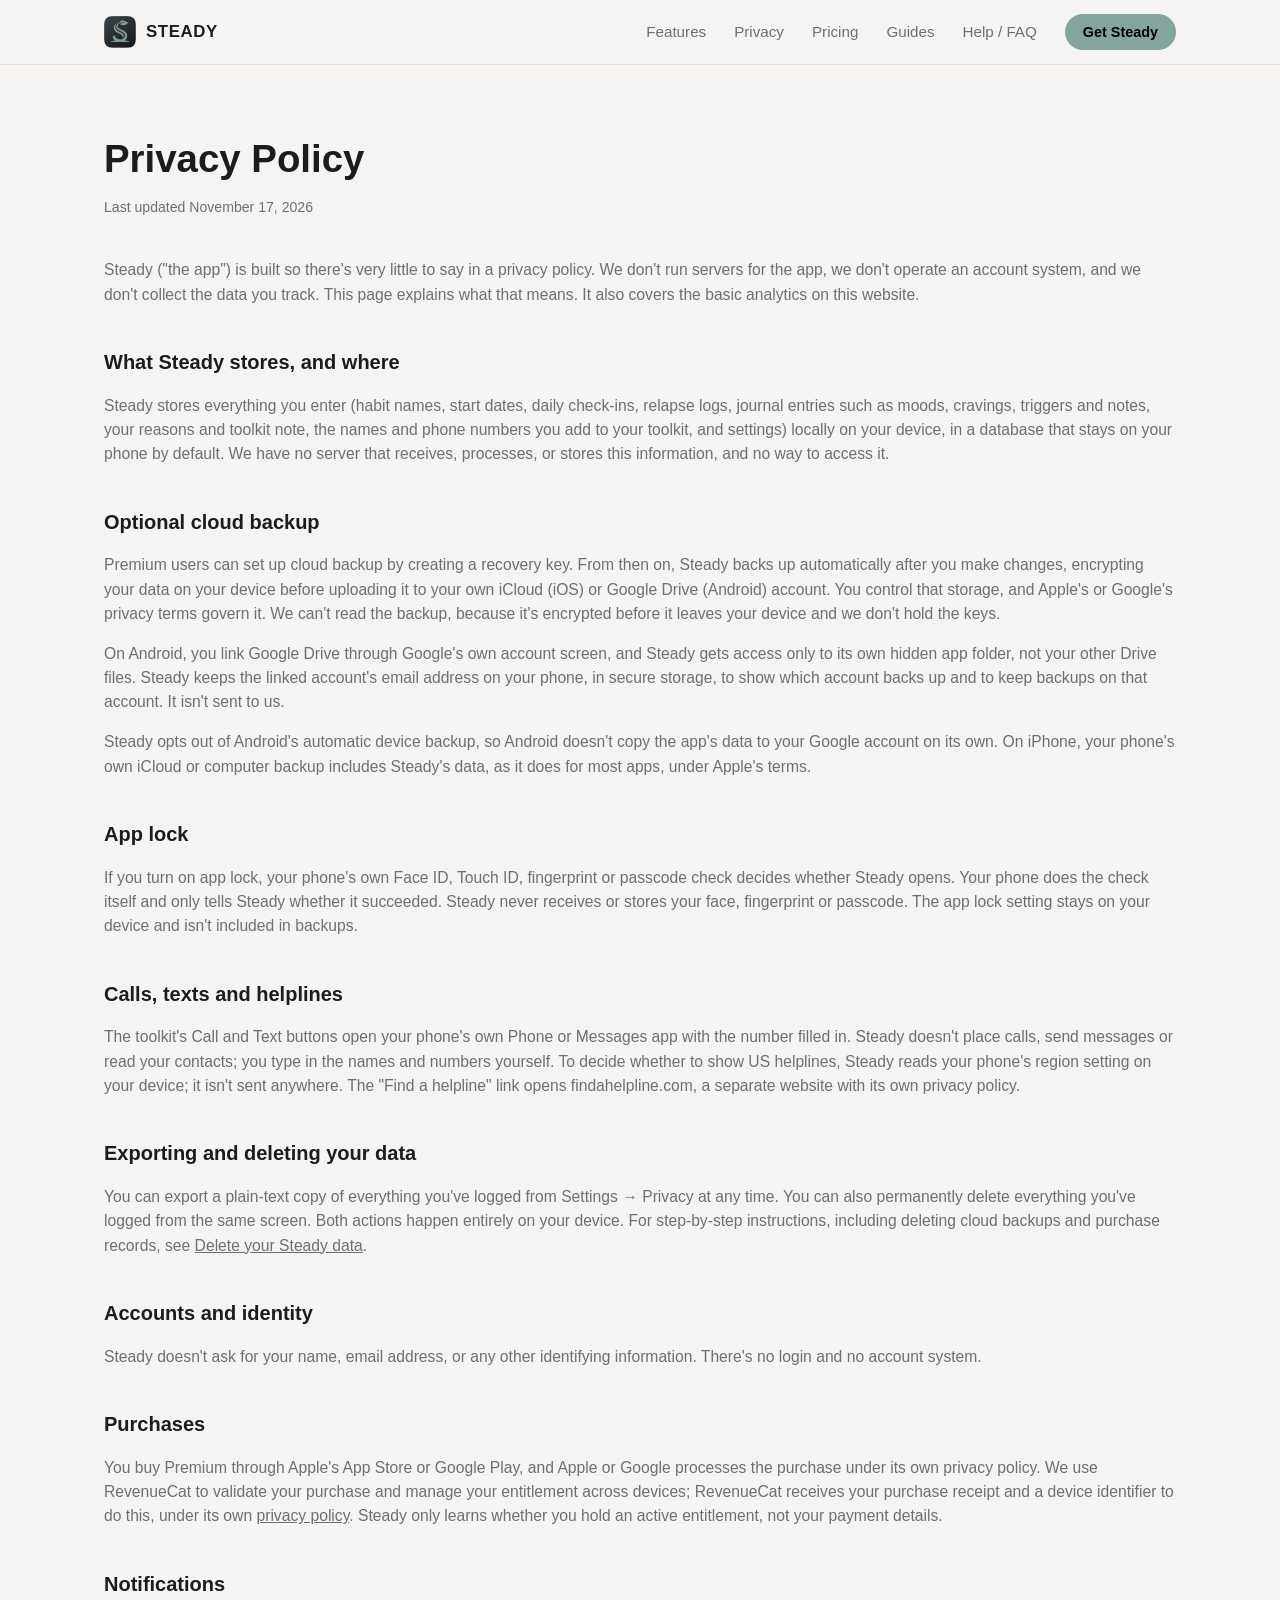
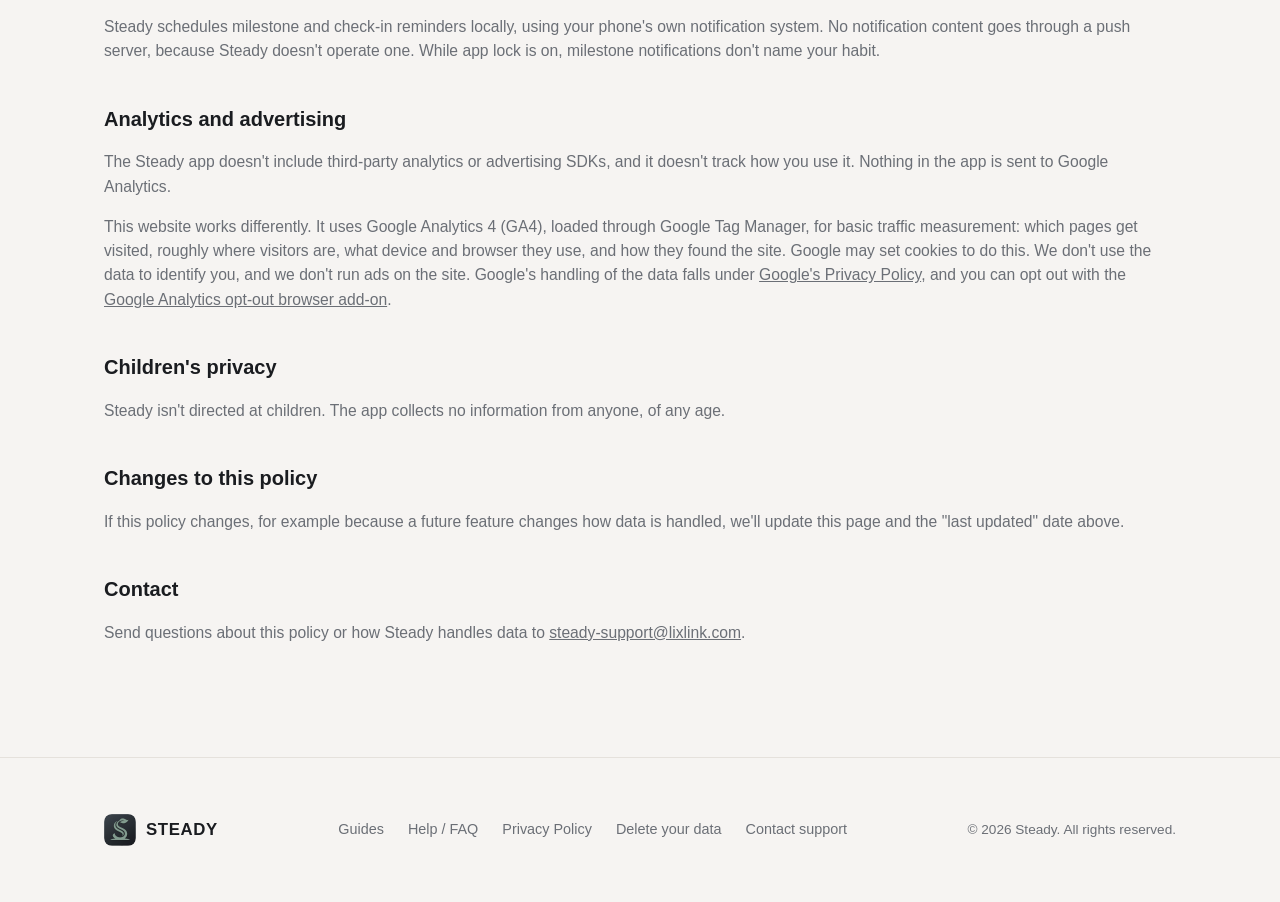
<file: privacy.html>
<!doctype html>
<html lang="en">
<head>
  <!-- Google Tag Manager -->
  <script>(function(w,d,s,l,i){w[l]=w[l]||[];w[l].push({'gtm.start':
  new Date().getTime(),event:'gtm.js'});var f=d.getElementsByTagName(s)[0],
  j=d.createElement(s),dl=l!='dataLayer'?'&l='+l:'';j.async=true;j.src=
  'https://www.googletagmanager.com/gtm.js?id='+i+dl;f.parentNode.insertBefore(j,f);
  })(window,document,'script','dataLayer','GTM-TBTCJTLQ');</script>
  <!-- End Google Tag Manager -->
  <meta charset="utf-8" />
  <meta name="viewport" content="width=device-width, initial-scale=1" />
  <title>Privacy Policy | Steady</title>
  <meta name="description" content="Steady&#x27;s privacy policy: no accounts, no servers, and everything you log stays on your phone unless you back it up." />
  <link rel="canonical" href="https://steady.lixlink.com/privacy.html" />
  <meta property="og:site_name" content="Steady" />
  <meta property="og:type" content="website" />
  <meta property="og:url" content="https://steady.lixlink.com/privacy.html" />
  <meta property="og:title" content="Privacy Policy | Steady" />
  <meta property="og:description" content="Steady&#x27;s privacy policy: no accounts, no servers, and everything you log stays on your phone unless you back it up." />
  <meta property="og:image" content="https://steady.lixlink.com/assets/img/og-image.jpg" />
  <meta property="og:image:type" content="image/jpeg" />
  <meta property="og:image:width" content="1200" />
  <meta property="og:image:height" content="630" />
  <meta property="og:image:alt" content="Steady: stay steady, one day at a time. A private sobriety and habit tracker." />
  <meta name="twitter:card" content="summary_large_image" />
  <meta name="twitter:title" content="Privacy Policy | Steady" />
  <meta name="twitter:description" content="Steady&#x27;s privacy policy: no accounts, no servers, and everything you log stays on your phone unless you back it up." />
  <meta name="twitter:image" content="https://steady.lixlink.com/assets/img/og-image.jpg" />
  <meta name="twitter:image:alt" content="Steady: stay steady, one day at a time. A private sobriety and habit tracker." />
  <link rel="icon" type="image/png" sizes="32x32" href="/assets/img/favicon-32.png" />
  <link rel="icon" type="image/png" sizes="16x16" href="/assets/img/favicon-16.png" />
  <link rel="apple-touch-icon" href="/assets/img/apple-touch-icon.png" />
  <link rel="stylesheet" href="/assets/css/style.css" />
  <script type="application/ld+json">
{
  "@context": "https://schema.org",
  "@type": "WebPage",
  "@id": "https://steady.lixlink.com/privacy.html#webpage",
  "url": "https://steady.lixlink.com/privacy.html",
  "name": "Privacy Policy | Steady",
  "description": "Steady's privacy policy: no accounts, no servers, and everything you log stays on your phone unless you back it up.",
  "inLanguage": "en",
  "isPartOf": {
    "@id": "https://steady.lixlink.com/#website"
  },
  "about": {
    "@id": "https://steady.lixlink.com/#app"
  },
  "dateModified": "2026-11-17"
}
  </script>
  <script type="application/ld+json">
{
  "@context": "https://schema.org",
  "@type": "BreadcrumbList",
  "itemListElement": [
    {
      "@type": "ListItem",
      "position": 1,
      "name": "Home",
      "item": "https://steady.lixlink.com/"
    },
    {
      "@type": "ListItem",
      "position": 2,
      "name": "Privacy Policy",
      "item": "https://steady.lixlink.com/privacy.html"
    }
  ]
}
  </script>
</head>
<body>
  <!-- Google Tag Manager (noscript) -->
  <noscript><iframe src="https://www.googletagmanager.com/ns.html?id=GTM-TBTCJTLQ"
  height="0" width="0" style="display:none;visibility:hidden"></iframe></noscript>
  <!-- End Google Tag Manager (noscript) -->
  <header class="site-header">
    <nav class="nav wrap">
      <a class="brand" href="/">
        <img src="/assets/img/icon-512.png" alt="" width="32" height="32" />
        <span>Steady</span>
      </a>
      <button class="nav-toggle" aria-label="Toggle navigation" aria-expanded="false">☰</button>
      <ul class="nav-links">
        <li><a href="/#features">Features</a></li>
        <li><a href="/#privacy">Privacy</a></li>
        <li><a href="/#pricing">Pricing</a></li>
        <li><a href="/guides/">Guides</a></li>
        <li><a href="/faq.html">Help / FAQ</a></li>
        <li><a class="nav-cta" href="/#download">Get Steady</a></li>
      </ul>
    </nav>
  </header>

  <main class="wrap content-page">
    <h1>Privacy Policy</h1>
    <p class="updated">Last updated November 17, 2026</p>

    <p>
      Steady ("the app") is built so there's very little to say in a privacy policy. We
      don't run servers for the app, we don't operate an account system, and we don't
      collect the data you track. This page explains what that means. It also covers the
      basic analytics on this website.
    </p>

    <h2>What Steady stores, and where</h2>
    <p>
      Steady stores everything you enter (habit names, start dates, daily check-ins,
      relapse logs, journal entries such as moods, cravings, triggers and notes, your reasons
      and toolkit note, the names and phone numbers you add to your toolkit, and settings)
      locally on your device, in a database that stays
      on your phone by default. We have no server that receives, processes, or stores this
      information, and no way to access it.
    </p>

    <h2>Optional cloud backup</h2>
    <p>
      Premium users can set up cloud backup by creating a recovery key. From then on, Steady
      backs up automatically after you make changes, encrypting your data on your device
      before uploading it to your own iCloud (iOS) or Google Drive (Android) account. You
      control that storage, and Apple's or Google's privacy terms govern it. We can't read
      the backup, because it's encrypted before it leaves your device and we don't hold the
      keys.
    </p>
    <p>
      On Android, you link Google Drive through Google's own account screen, and Steady gets
      access only to its own hidden app folder, not your other Drive files. Steady keeps the
      linked account's email address on your phone, in secure storage, to show which account
      backs up and to keep backups on that account. It isn't sent to us.
    </p>
    <p>
      Steady opts out of Android's automatic device backup, so Android doesn't copy the
      app's data to your Google account on its own. On iPhone, your phone's own iCloud or
      computer backup includes Steady's data, as it does for most apps, under Apple's terms.
    </p>

    <h2>App lock</h2>
    <p>
      If you turn on app lock, your phone's own Face ID, Touch ID, fingerprint or passcode
      check decides whether Steady opens. Your phone does the check itself and only tells
      Steady whether it succeeded. Steady never receives or stores your face, fingerprint or
      passcode. The app lock setting stays on your device and isn't included in backups.
    </p>

    <h2>Calls, texts and helplines</h2>
    <p>
      The toolkit's Call and Text buttons open your phone's own Phone or Messages app with
      the number filled in. Steady doesn't place calls, send messages or read your contacts;
      you type in the names and numbers yourself. To decide whether to show US helplines,
      Steady reads your phone's region setting on your device; it isn't sent anywhere. The
      "Find a helpline" link opens findahelpline.com, a separate website with its own
      privacy policy.
    </p>

    <h2>Exporting and deleting your data</h2>
    <p>
      You can export a plain-text copy of everything you've logged from Settings → Privacy
      at any time. You can also permanently delete everything you've logged from the
      same screen. Both actions happen entirely on your device. For step-by-step
      instructions, including deleting cloud backups and purchase records, see
      <a href="/delete-data.html">Delete your Steady data</a>.
    </p>

    <h2>Accounts and identity</h2>
    <p>
      Steady doesn't ask for your name, email address, or any other identifying
      information. There's no login and no account system.
    </p>

    <h2>Purchases</h2>
    <p>
      You buy Premium through Apple's App Store or Google Play, and Apple or Google
      processes the purchase under its own privacy policy. We use RevenueCat to validate
      your purchase and manage your entitlement across devices; RevenueCat receives your
      purchase receipt and a device identifier to do this, under its own
      <a href="https://www.revenuecat.com/privacy" rel="noopener">privacy policy</a>. Steady
      only learns whether you hold an active entitlement, not your payment details.
    </p>

    <h2>Notifications</h2>
    <p>
      Steady schedules milestone and check-in reminders locally, using your phone's own
      notification system. No notification content goes through a push server, because
      Steady doesn't operate one. While app lock is on, milestone notifications don't name
      your habit.
    </p>

    <h2>Analytics and advertising</h2>
    <p>
      The Steady app doesn't include third-party analytics or advertising SDKs, and it
      doesn't track how you use it. Nothing in the app is sent to Google Analytics.
    </p>
    <p>
      This website works differently. It uses Google Analytics 4 (GA4), loaded through
      Google Tag Manager, for basic traffic measurement: which pages get visited, roughly
      where visitors are, what device and browser they use, and how they found the site.
      Google may set cookies to do this. We don't use the data to identify you, and we
      don't run ads on the site. Google's handling of the data falls under
      <a href="https://policies.google.com/privacy" rel="noopener">Google's Privacy Policy</a>,
      and you can opt out with the
      <a href="https://tools.google.com/dlpage/gaoptout" rel="noopener">Google Analytics opt-out browser add-on</a>.
    </p>

    <h2>Children's privacy</h2>
    <p>
      Steady isn't directed at children. The app collects no information from anyone, of
      any age.
    </p>

    <h2>Changes to this policy</h2>
    <p>
      If this policy changes, for example because a future feature changes how data is
      handled, we'll update this page and the "last updated" date above.
    </p>

    <h2>Contact</h2>
    <p>
      Send questions about this policy or how Steady handles data to
      <a href="mailto:steady-support@lixlink.com">steady-support@lixlink.com</a>.
    </p>
  </main>

  <footer>
    <div class="wrap footer-inner">
      <a class="brand" href="/">
        <img src="/assets/img/icon-512.png" alt="" width="28" height="28" />
        <span>Steady</span>
      </a>
      <ul class="footer-links">
        <li><a href="/guides/">Guides</a></li>
        <li><a href="/faq.html">Help / FAQ</a></li>
        <li><a href="/privacy.html">Privacy Policy</a></li>
        <li><a href="/delete-data.html">Delete your data</a></li>
        <li><a href="mailto:steady-support@lixlink.com">Contact support</a></li>
      </ul>
      <p class="footer-copy">© <span id="year"></span> Steady. All rights reserved.</p>
    </div>
  </footer>

  <script>document.getElementById('year').textContent = new Date().getFullYear();</script>
  <script src="/assets/js/main.js"></script>
</body>
</html>
</file>
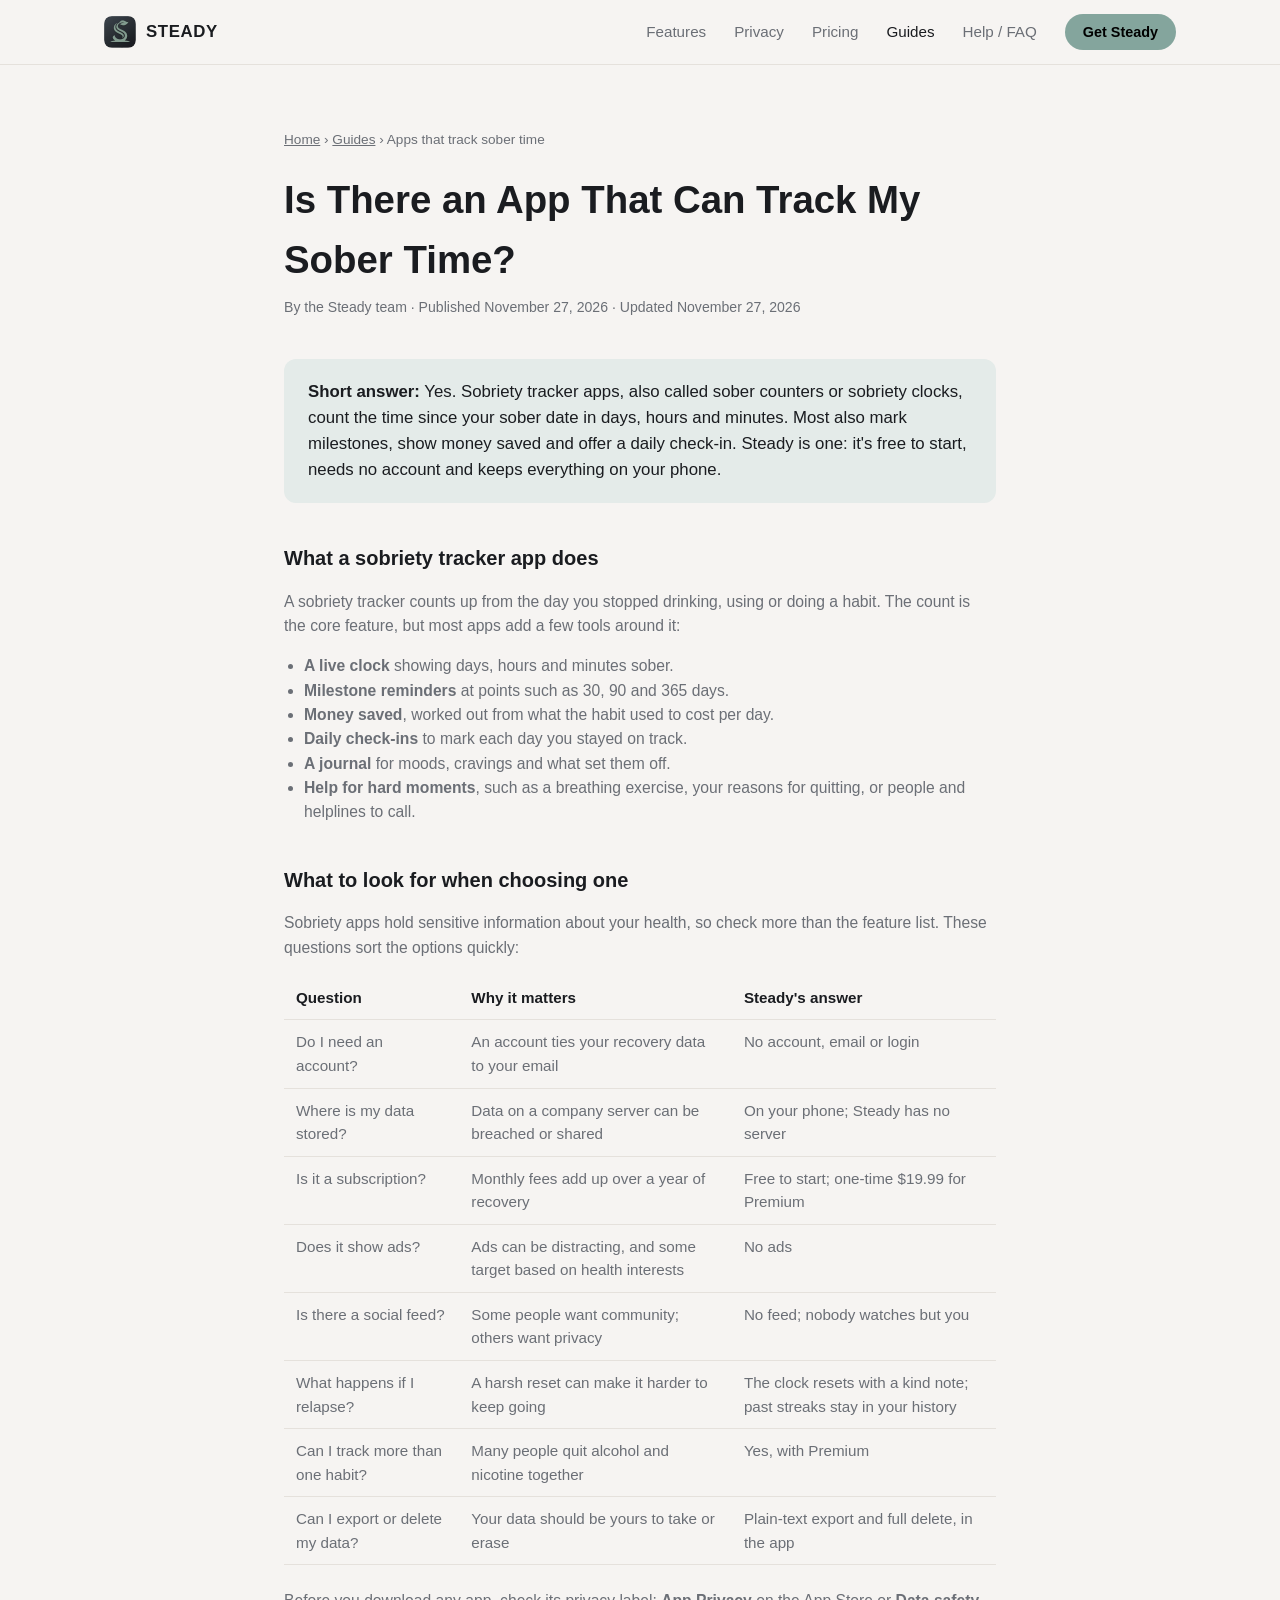
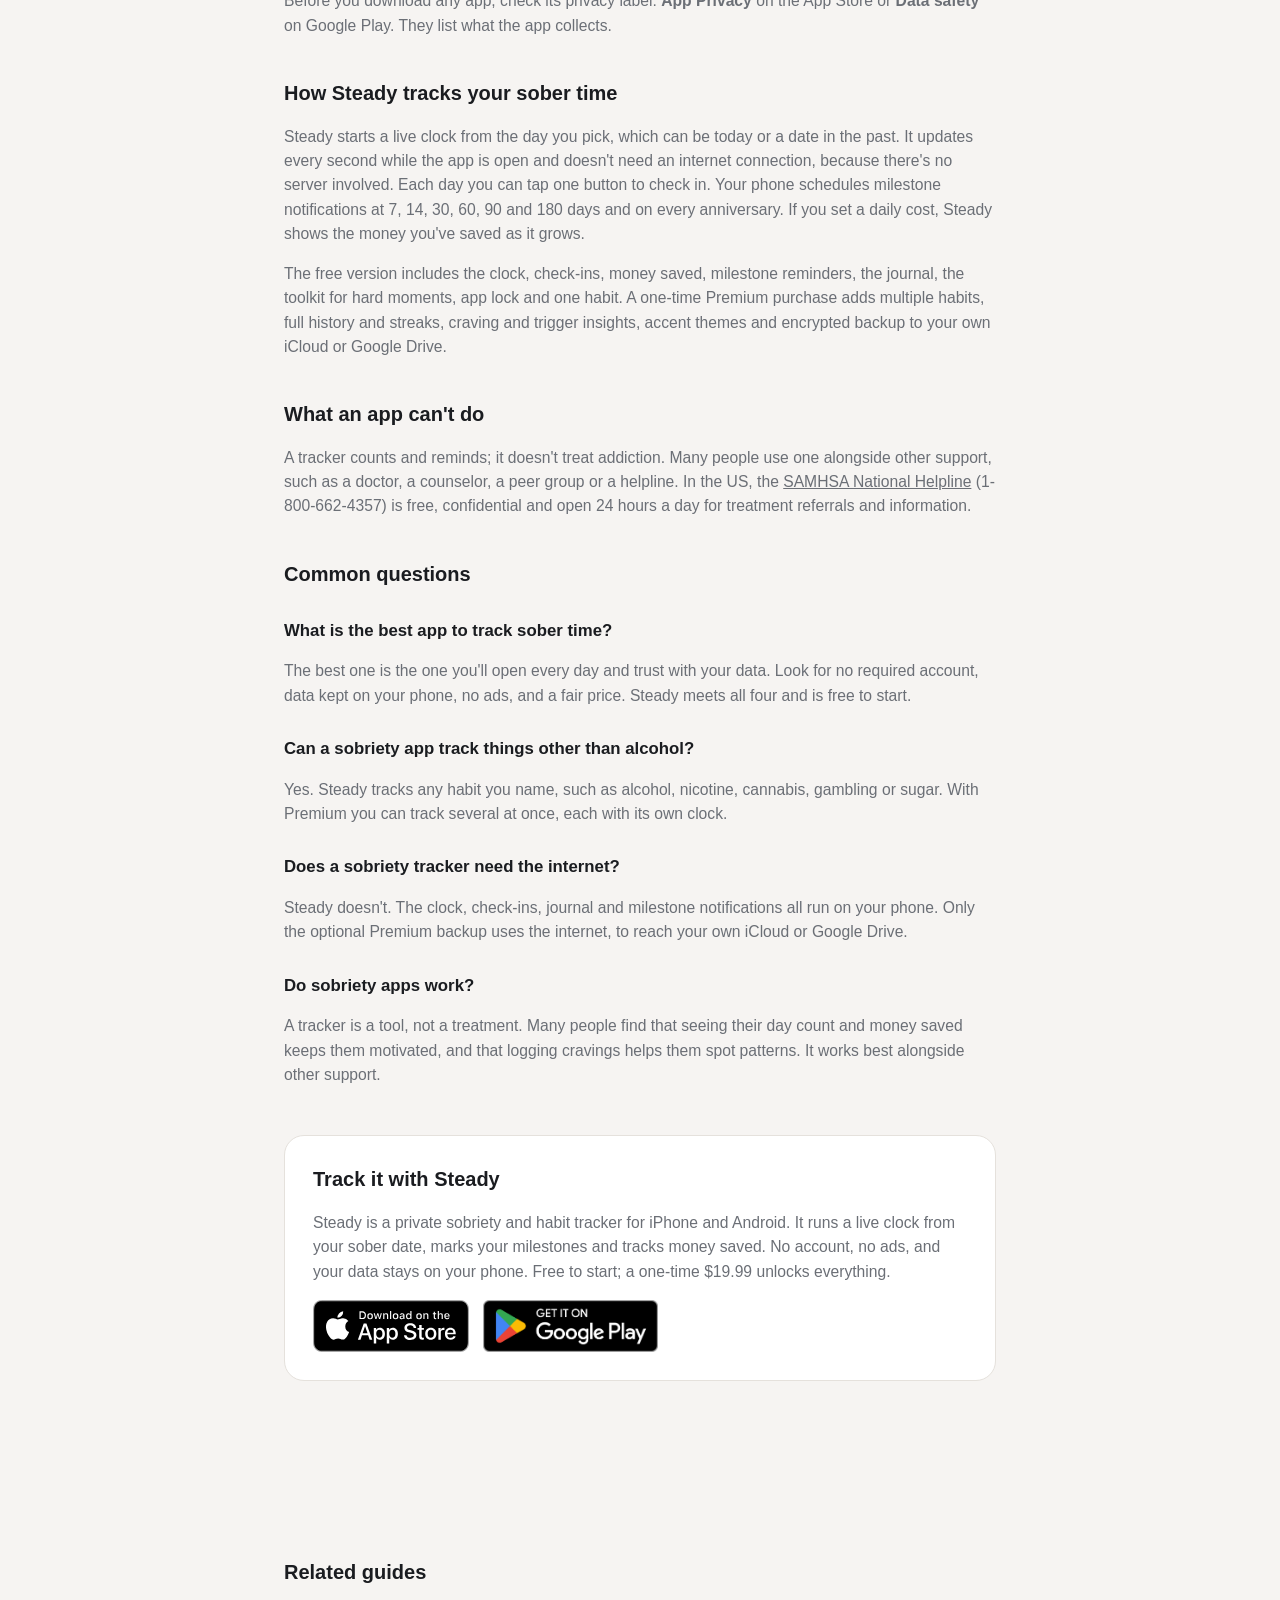
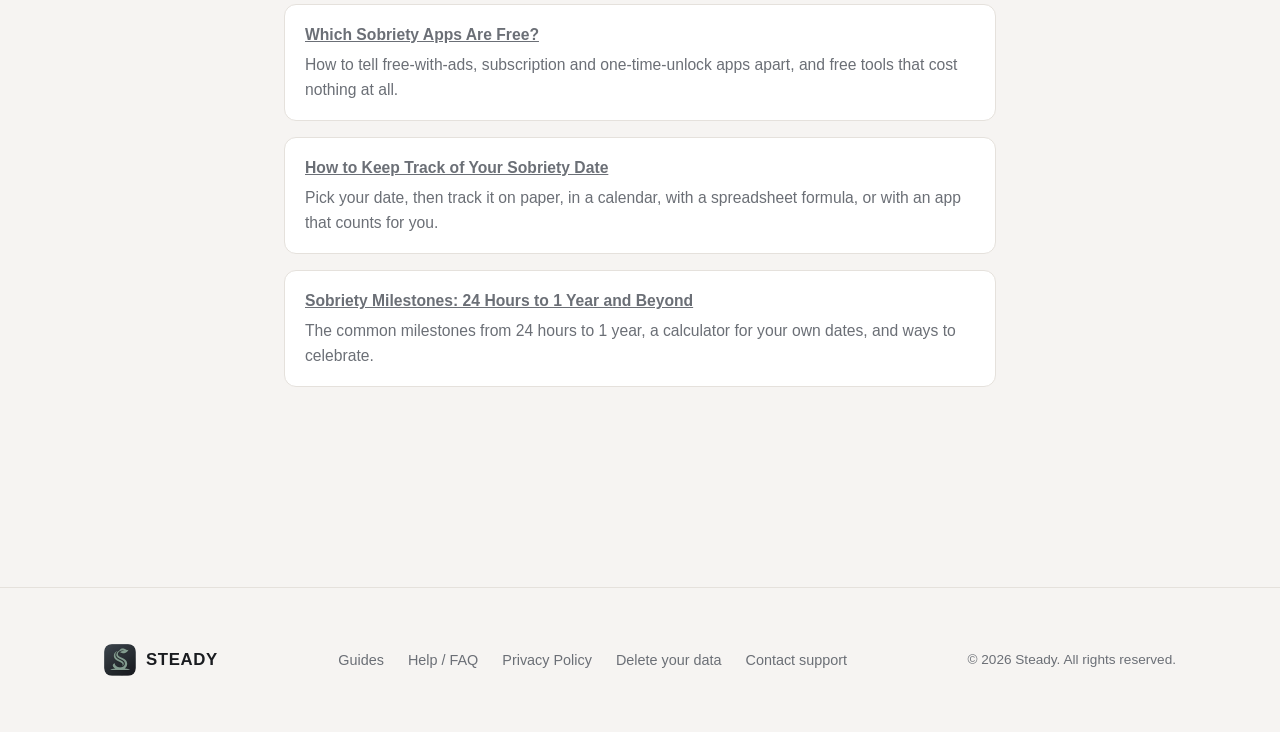
<file: guides/app-to-track-sober-time.html>
<!doctype html>
<html lang="en">
<head>
  <!-- Google Tag Manager -->
  <script>(function(w,d,s,l,i){w[l]=w[l]||[];w[l].push({'gtm.start':
  new Date().getTime(),event:'gtm.js'});var f=d.getElementsByTagName(s)[0],
  j=d.createElement(s),dl=l!='dataLayer'?'&l='+l:'';j.async=true;j.src=
  'https://www.googletagmanager.com/gtm.js?id='+i+dl;f.parentNode.insertBefore(j,f);
  })(window,document,'script','dataLayer','GTM-TBTCJTLQ');</script>
  <!-- End Google Tag Manager -->
  <meta charset="utf-8" />
  <meta name="viewport" content="width=device-width, initial-scale=1" />
  <title>Is There an App That Can Track My Sober Time? | Steady</title>
  <meta name="description" content="Yes. Sobriety tracker apps count your sober time in days, hours and minutes. Here&#x27;s what they do, what to look for, and how Steady tracks sober time privately." />
  <meta name="robots" content="index, follow, max-snippet:-1, max-image-preview:large" />
  <link rel="canonical" href="https://steady.lixlink.com/guides/app-to-track-sober-time.html" />
  <meta property="og:site_name" content="Steady" />
  <meta property="og:type" content="article" />
  <meta property="og:url" content="https://steady.lixlink.com/guides/app-to-track-sober-time.html" />
  <meta property="og:title" content="Is There an App That Can Track My Sober Time? | Steady" />
  <meta property="og:description" content="Yes. Sobriety tracker apps count your sober time in days, hours and minutes. Here&#x27;s what they do, what to look for, and how Steady tracks sober time privately." />
  <meta property="og:image" content="https://steady.lixlink.com/assets/img/og-image.jpg" />
  <meta property="og:image:type" content="image/jpeg" />
  <meta property="og:image:width" content="1200" />
  <meta property="og:image:height" content="630" />
  <meta property="og:image:alt" content="Steady: stay steady, one day at a time. A private sobriety and habit tracker." />
  <meta name="twitter:card" content="summary_large_image" />
  <meta name="twitter:title" content="Is There an App That Can Track My Sober Time? | Steady" />
  <meta name="twitter:description" content="Yes. Sobriety tracker apps count your sober time in days, hours and minutes. Here&#x27;s what they do, what to look for, and how Steady tracks sober time privately." />
  <meta name="twitter:image" content="https://steady.lixlink.com/assets/img/og-image.jpg" />
  <meta name="twitter:image:alt" content="Steady: stay steady, one day at a time. A private sobriety and habit tracker." />
  <link rel="icon" type="image/png" sizes="32x32" href="/assets/img/favicon-32.png" />
  <link rel="icon" type="image/png" sizes="16x16" href="/assets/img/favicon-16.png" />
  <link rel="apple-touch-icon" href="/assets/img/apple-touch-icon.png" />
  <link rel="stylesheet" href="/assets/css/style.css" />
  <script type="application/ld+json">
{
  "@context": "https://schema.org",
  "@type": "Article",
  "@id": "https://steady.lixlink.com/guides/app-to-track-sober-time.html#article",
  "headline": "Is There an App That Can Track My Sober Time?",
  "description": "Yes. Sobriety tracker apps count your sober time in days, hours and minutes. Here's what they do, what to look for, and how Steady tracks sober time privately.",
  "url": "https://steady.lixlink.com/guides/app-to-track-sober-time.html",
  "mainEntityOfPage": {
    "@type": "WebPage",
    "@id": "https://steady.lixlink.com/guides/app-to-track-sober-time.html"
  },
  "image": "https://steady.lixlink.com/assets/img/og-image.jpg",
  "datePublished": "2026-11-27",
  "dateModified": "2026-11-27",
  "inLanguage": "en",
  "author": {
    "@type": "Organization",
    "@id": "https://steady.lixlink.com/#organization",
    "name": "Steady",
    "url": "https://steady.lixlink.com/"
  },
  "publisher": {
    "@id": "https://steady.lixlink.com/#organization"
  },
  "isPartOf": {
    "@id": "https://steady.lixlink.com/#website"
  },
  "about": [
    {
      "@type": "Thing",
      "name": "Sobriety tracker app"
    },
    {
      "@type": "Thing",
      "name": "Sober time counter"
    }
  ],
  "mentions": [
    {
      "@id": "https://steady.lixlink.com/#app"
    }
  ],
  "keywords": "app to track sober time, sobriety tracker app, sober counter app, sobriety clock, sober days app",
  "speakable": {
    "@type": "SpeakableSpecification",
    "cssSelector": [
      ".answer-box"
    ]
  }
}
  </script>
  <script type="application/ld+json">
{
  "@context": "https://schema.org",
  "@type": "BreadcrumbList",
  "itemListElement": [
    {
      "@type": "ListItem",
      "position": 1,
      "name": "Home",
      "item": "https://steady.lixlink.com/"
    },
    {
      "@type": "ListItem",
      "position": 2,
      "name": "Guides",
      "item": "https://steady.lixlink.com/guides/"
    },
    {
      "@type": "ListItem",
      "position": 3,
      "name": "Apps that track sober time",
      "item": "https://steady.lixlink.com/guides/app-to-track-sober-time.html"
    }
  ]
}
  </script>
  <script type="application/ld+json">
{
  "@context": "https://schema.org",
  "@type": "FAQPage",
  "@id": "https://steady.lixlink.com/guides/app-to-track-sober-time.html#faq",
  "mainEntity": [
    {
      "@type": "Question",
      "name": "What is the best app to track sober time?",
      "acceptedAnswer": {
        "@type": "Answer",
        "text": "The best one is the one you'll open every day and trust with your data. Look for no required account, data kept on your phone, no ads, and a fair price. Steady meets all four and is free to start."
      }
    },
    {
      "@type": "Question",
      "name": "Can a sobriety app track things other than alcohol?",
      "acceptedAnswer": {
        "@type": "Answer",
        "text": "Yes. Steady tracks any habit you name, such as alcohol, nicotine, cannabis, gambling or sugar. With Premium you can track several at once, each with its own clock."
      }
    },
    {
      "@type": "Question",
      "name": "Does a sobriety tracker need the internet?",
      "acceptedAnswer": {
        "@type": "Answer",
        "text": "Steady doesn't. The clock, check-ins, journal and milestone notifications all run on your phone. Only the optional Premium backup uses the internet, to reach your own iCloud or Google Drive."
      }
    },
    {
      "@type": "Question",
      "name": "Do sobriety apps work?",
      "acceptedAnswer": {
        "@type": "Answer",
        "text": "A tracker is a tool, not a treatment. Many people find that seeing their day count and money saved keeps them motivated, and that logging cravings helps them spot patterns. It works best alongside other support."
      }
    }
  ]
}
  </script>
</head>
<body>
  <!-- Google Tag Manager (noscript) -->
  <noscript><iframe src="https://www.googletagmanager.com/ns.html?id=GTM-TBTCJTLQ"
  height="0" width="0" style="display:none;visibility:hidden"></iframe></noscript>
  <!-- End Google Tag Manager (noscript) -->
  <header class="site-header">
    <nav class="nav wrap">
      <a class="brand" href="/">
        <img src="/assets/img/icon-512.png" alt="" width="32" height="32" />
        <span>Steady</span>
      </a>
      <button class="nav-toggle" aria-label="Toggle navigation" aria-expanded="false">☰</button>
      <ul class="nav-links">
        <li><a href="/#features">Features</a></li>
        <li><a href="/#privacy">Privacy</a></li>
        <li><a href="/#pricing">Pricing</a></li>
        <li><a class="active" href="/guides/">Guides</a></li>
        <li><a href="/faq.html">Help / FAQ</a></li>
        <li><a class="nav-cta" href="/#download">Get Steady</a></li>
      </ul>
    </nav>
  </header>

  <main class="wrap content-page guide">
    <nav class="breadcrumbs" aria-label="Breadcrumb">
      <a href="/">Home</a> › <a href="/guides/">Guides</a> › <span aria-current="page">Apps that track sober time</span>
    </nav>
    <article>
      <h1>Is There an App That Can Track My Sober Time?</h1>
      <p class="updated">By the Steady team · Published <time datetime="2026-11-27">November 27, 2026</time> · Updated <time datetime="2026-11-27">November 27, 2026</time></p>

      <div class="answer-box">
        <p><strong>Short answer:</strong> Yes. Sobriety tracker apps, also called sober counters or sobriety clocks, count the time since your sober date in days, hours and minutes. Most also mark milestones, show money saved and offer a daily check-in. Steady is one: it's free to start, needs no account and keeps everything on your phone.</p>
      </div>

      <h2>What a sobriety tracker app does</h2>
      <p>A sobriety tracker counts up from the day you stopped drinking, using or doing a habit.
      The count is the core feature, but most apps add a few tools around it:</p>
      <ul>
        <li><strong>A live clock</strong> showing days, hours and minutes sober.</li>
        <li><strong>Milestone reminders</strong> at points such as 30, 90 and 365 days.</li>
        <li><strong>Money saved</strong>, worked out from what the habit used to cost per day.</li>
        <li><strong>Daily check-ins</strong> to mark each day you stayed on track.</li>
        <li><strong>A journal</strong> for moods, cravings and what set them off.</li>
        <li><strong>Help for hard moments</strong>, such as a breathing exercise, your reasons for
        quitting, or people and helplines to call.</li>
      </ul>

      <h2>What to look for when choosing one</h2>
      <p>Sobriety apps hold sensitive information about your health, so check more than the
      feature list. These questions sort the options quickly:</p>
      <div class="table-scroll">
        <table class="guide-table">
          <thead><tr><th>Question</th><th>Why it matters</th><th>Steady's answer</th></tr></thead>
          <tbody>
            <tr><td data-label="Question">Do I need an account?</td><td data-label="Why it matters">An account ties your recovery data to your email</td><td data-label="Steady's answer">No account, email or login</td></tr>
            <tr><td data-label="Question">Where is my data stored?</td><td data-label="Why it matters">Data on a company server can be breached or shared</td><td data-label="Steady's answer">On your phone; Steady has no server</td></tr>
            <tr><td data-label="Question">Is it a subscription?</td><td data-label="Why it matters">Monthly fees add up over a year of recovery</td><td data-label="Steady's answer">Free to start; one-time $19.99 for Premium</td></tr>
            <tr><td data-label="Question">Does it show ads?</td><td data-label="Why it matters">Ads can be distracting, and some target based on health interests</td><td data-label="Steady's answer">No ads</td></tr>
            <tr><td data-label="Question">Is there a social feed?</td><td data-label="Why it matters">Some people want community; others want privacy</td><td data-label="Steady's answer">No feed; nobody watches but you</td></tr>
            <tr><td data-label="Question">What happens if I relapse?</td><td data-label="Why it matters">A harsh reset can make it harder to keep going</td><td data-label="Steady's answer">The clock resets with a kind note; past streaks stay in your history</td></tr>
            <tr><td data-label="Question">Can I track more than one habit?</td><td data-label="Why it matters">Many people quit alcohol and nicotine together</td><td data-label="Steady's answer">Yes, with Premium</td></tr>
            <tr><td data-label="Question">Can I export or delete my data?</td><td data-label="Why it matters">Your data should be yours to take or erase</td><td data-label="Steady's answer">Plain-text export and full delete, in the app</td></tr>
          </tbody>
        </table>
      </div>
      <p>Before you download any app, check its privacy label: <strong>App Privacy</strong> on the
      App Store or <strong>Data safety</strong> on Google Play. They list what the app collects.</p>

      <h2>How Steady tracks your sober time</h2>
      <p>Steady starts a live clock from the day you pick, which can be today or a date in the past.
      It updates every second while the app is open and doesn't need an internet connection,
      because there's no server involved. Each day you can tap one button to check in. Your phone
      schedules milestone notifications at 7, 14, 30, 60, 90 and 180 days and on every anniversary.
      If you set a daily cost, Steady shows the money you've saved as it grows.</p>
      <p>The free version includes the clock, check-ins, money saved, milestone reminders, the
      journal, the toolkit for hard moments, app lock and one habit. A one-time Premium purchase
      adds multiple habits, full history and streaks, craving and trigger insights, accent themes
      and encrypted backup to your own iCloud or Google Drive.</p>

      <h2>What an app can't do</h2>
      <p>A tracker counts and reminds; it doesn't treat addiction. Many people use one alongside
      other support, such as a doctor, a counselor, a peer group or a helpline. In the US, the
      <a href="https://www.samhsa.gov/find-help/helplines/national-helpline" rel="noopener">SAMHSA
      National Helpline</a> (1-800-662-4357) is free, confidential and open 24 hours a day for
      treatment referrals and information.</p>

      <h2 id="faq">Common questions</h2>
      <h3>What is the best app to track sober time?</h3>
      <p>The best one is the one you&#x27;ll open every day and trust with your data. Look for no required account, data kept on your phone, no ads, and a fair price. Steady meets all four and is free to start.</p>
      <h3>Can a sobriety app track things other than alcohol?</h3>
      <p>Yes. Steady tracks any habit you name, such as alcohol, nicotine, cannabis, gambling or sugar. With Premium you can track several at once, each with its own clock.</p>
      <h3>Does a sobriety tracker need the internet?</h3>
      <p>Steady doesn&#x27;t. The clock, check-ins, journal and milestone notifications all run on your phone. Only the optional Premium backup uses the internet, to reach your own iCloud or Google Drive.</p>
      <h3>Do sobriety apps work?</h3>
      <p>A tracker is a tool, not a treatment. Many people find that seeing their day count and money saved keeps them motivated, and that logging cravings helps them spot patterns. It works best alongside other support.</p>

      <section class="guide-cta" aria-labelledby="cta-app-to-track-sober-time">
        <h2 id="cta-app-to-track-sober-time">Track it with Steady</h2>
        <p>Steady is a private sobriety and habit tracker for iPhone and Android. It runs a live clock from your sober date, marks your milestones and tracks money saved. No account, no ads, and your data stays on your phone. Free to start; a one-time $19.99 unlocks everything.</p>
        <div class="hero-actions">
          <a class="store-badge" href="https://apps.apple.com/app/apple-store/id6817491189?pt=129534275&amp;ct=site_guides&amp;mt=8" rel="noopener" aria-label="Download Steady on the App Store">
            <img src="/assets/img/badge-app-store.svg" width="160" height="53" loading="lazy" alt="Download on the App Store" />
          </a>
          <a class="store-badge" href="https://play.google.com/store/apps/details?id=com.lixlink.steady&amp;utm_source=steady.lixlink.com&amp;utm_medium=website&amp;utm_campaign=site_guides&amp;utm_content=app-to-track-sober-time&amp;referrer=utm_source%3Dsteady.lixlink.com%26utm_medium%3Dwebsite%26utm_campaign%3Dsite_guides%26utm_content%3Dapp-to-track-sober-time" rel="noopener" aria-label="Get Steady on Google Play">
            <img src="/assets/img/badge-google-play.png" width="160" height="48" loading="lazy" alt="Get it on Google Play" />
          </a>
        </div>
      </section>
    </article>

    <section class="related" aria-labelledby="related">
      <h2 id="related">Related guides</h2>
      <ul class="guide-list">
        <li><a href="/guides/free-sobriety-apps.html">Which Sobriety Apps Are Free?</a><p>How to tell free-with-ads, subscription and one-time-unlock apps apart, and free tools that cost nothing at all.</p></li>
        <li><a href="/guides/how-to-track-your-sobriety-date.html">How to Keep Track of Your Sobriety Date</a><p>Pick your date, then track it on paper, in a calendar, with a spreadsheet formula, or with an app that counts for you.</p></li>
        <li><a href="/guides/sobriety-milestones.html">Sobriety Milestones: 24 Hours to 1 Year and Beyond</a><p>The common milestones from 24 hours to 1 year, a calculator for your own dates, and ways to celebrate.</p></li>
      </ul>
    </section>
  </main>

  <footer>
    <div class="wrap footer-inner">
      <a class="brand" href="/">
        <img src="/assets/img/icon-512.png" alt="" width="28" height="28" />
        <span>Steady</span>
      </a>
      <ul class="footer-links">
        <li><a href="/guides/">Guides</a></li>
        <li><a href="/faq.html">Help / FAQ</a></li>
        <li><a href="/privacy.html">Privacy Policy</a></li>
        <li><a href="/delete-data.html">Delete your data</a></li>
        <li><a href="mailto:steady-support@lixlink.com">Contact support</a></li>
      </ul>
      <p class="footer-copy">© <span id="year"></span> Steady. All rights reserved.</p>
    </div>
  </footer>

  <script>document.getElementById('year').textContent = new Date().getFullYear();</script>
  <script src="/assets/js/main.js"></script>
</body>
</html>
</file>
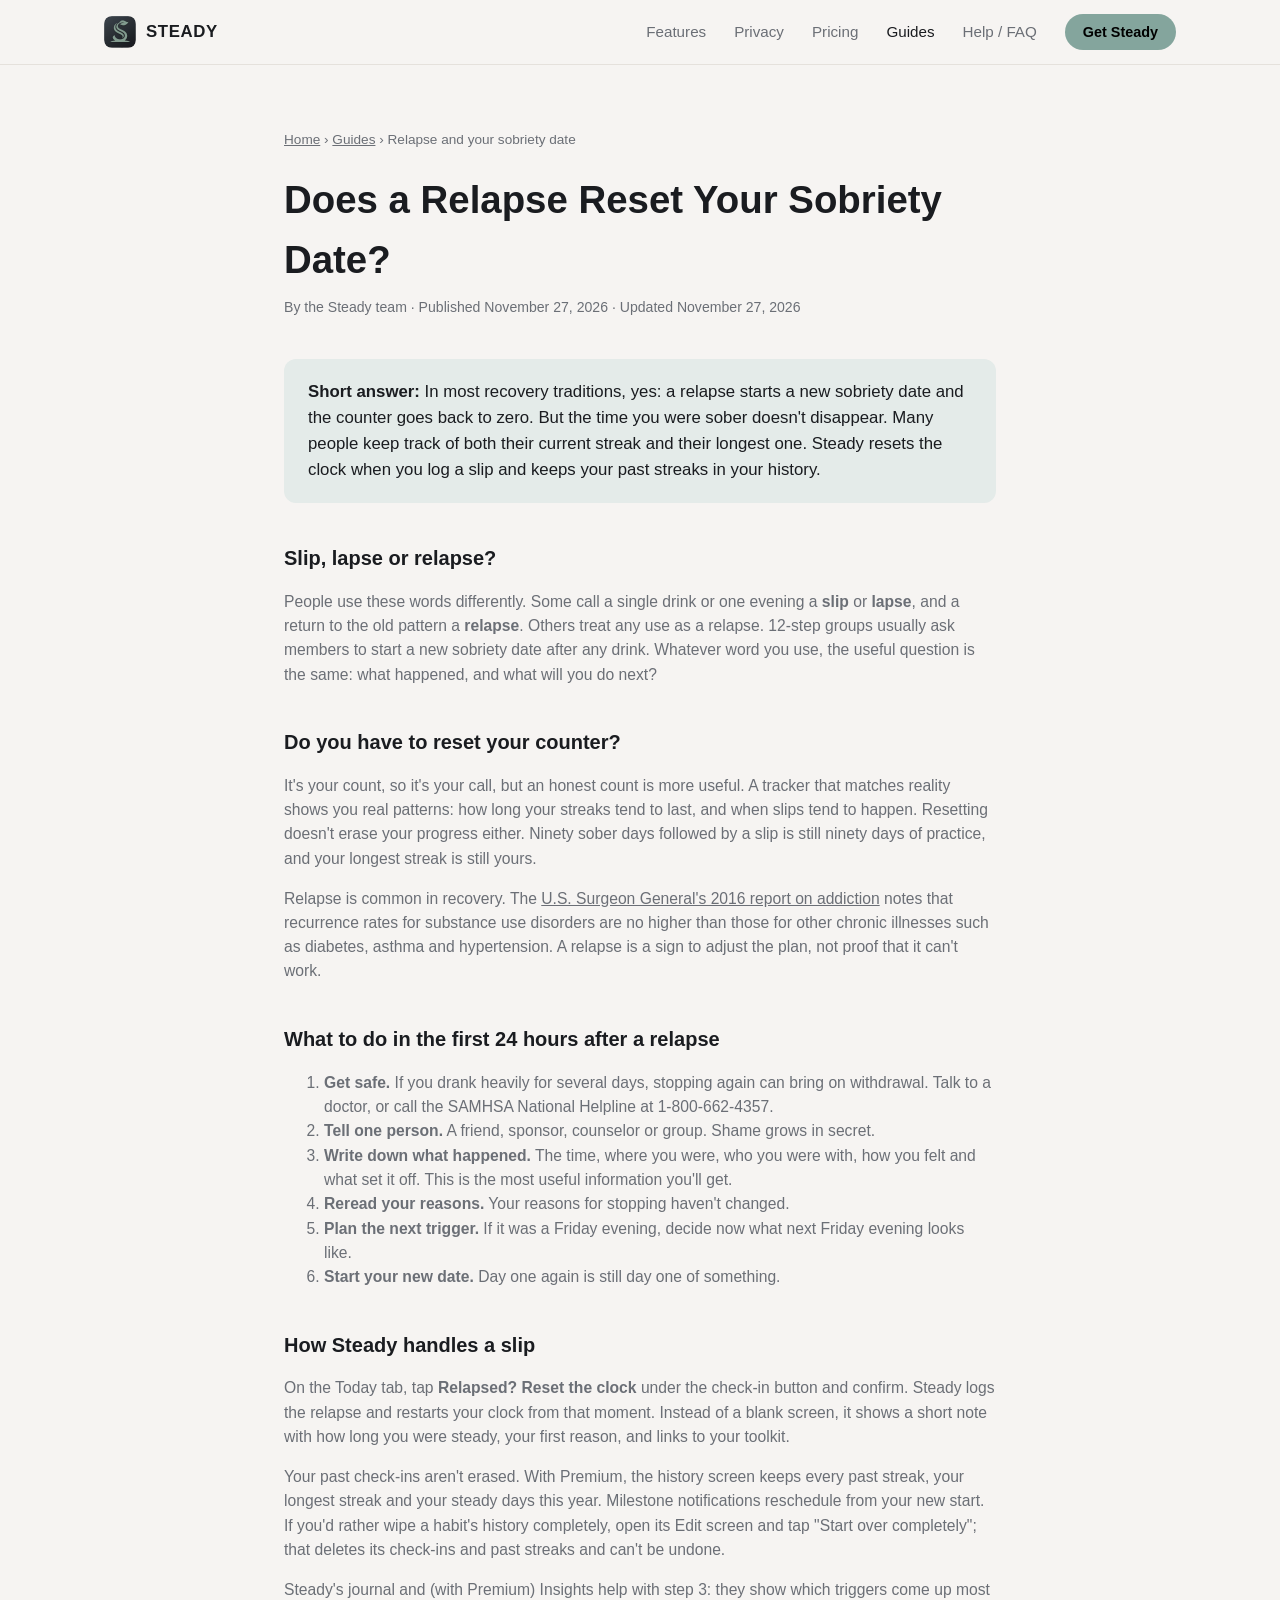
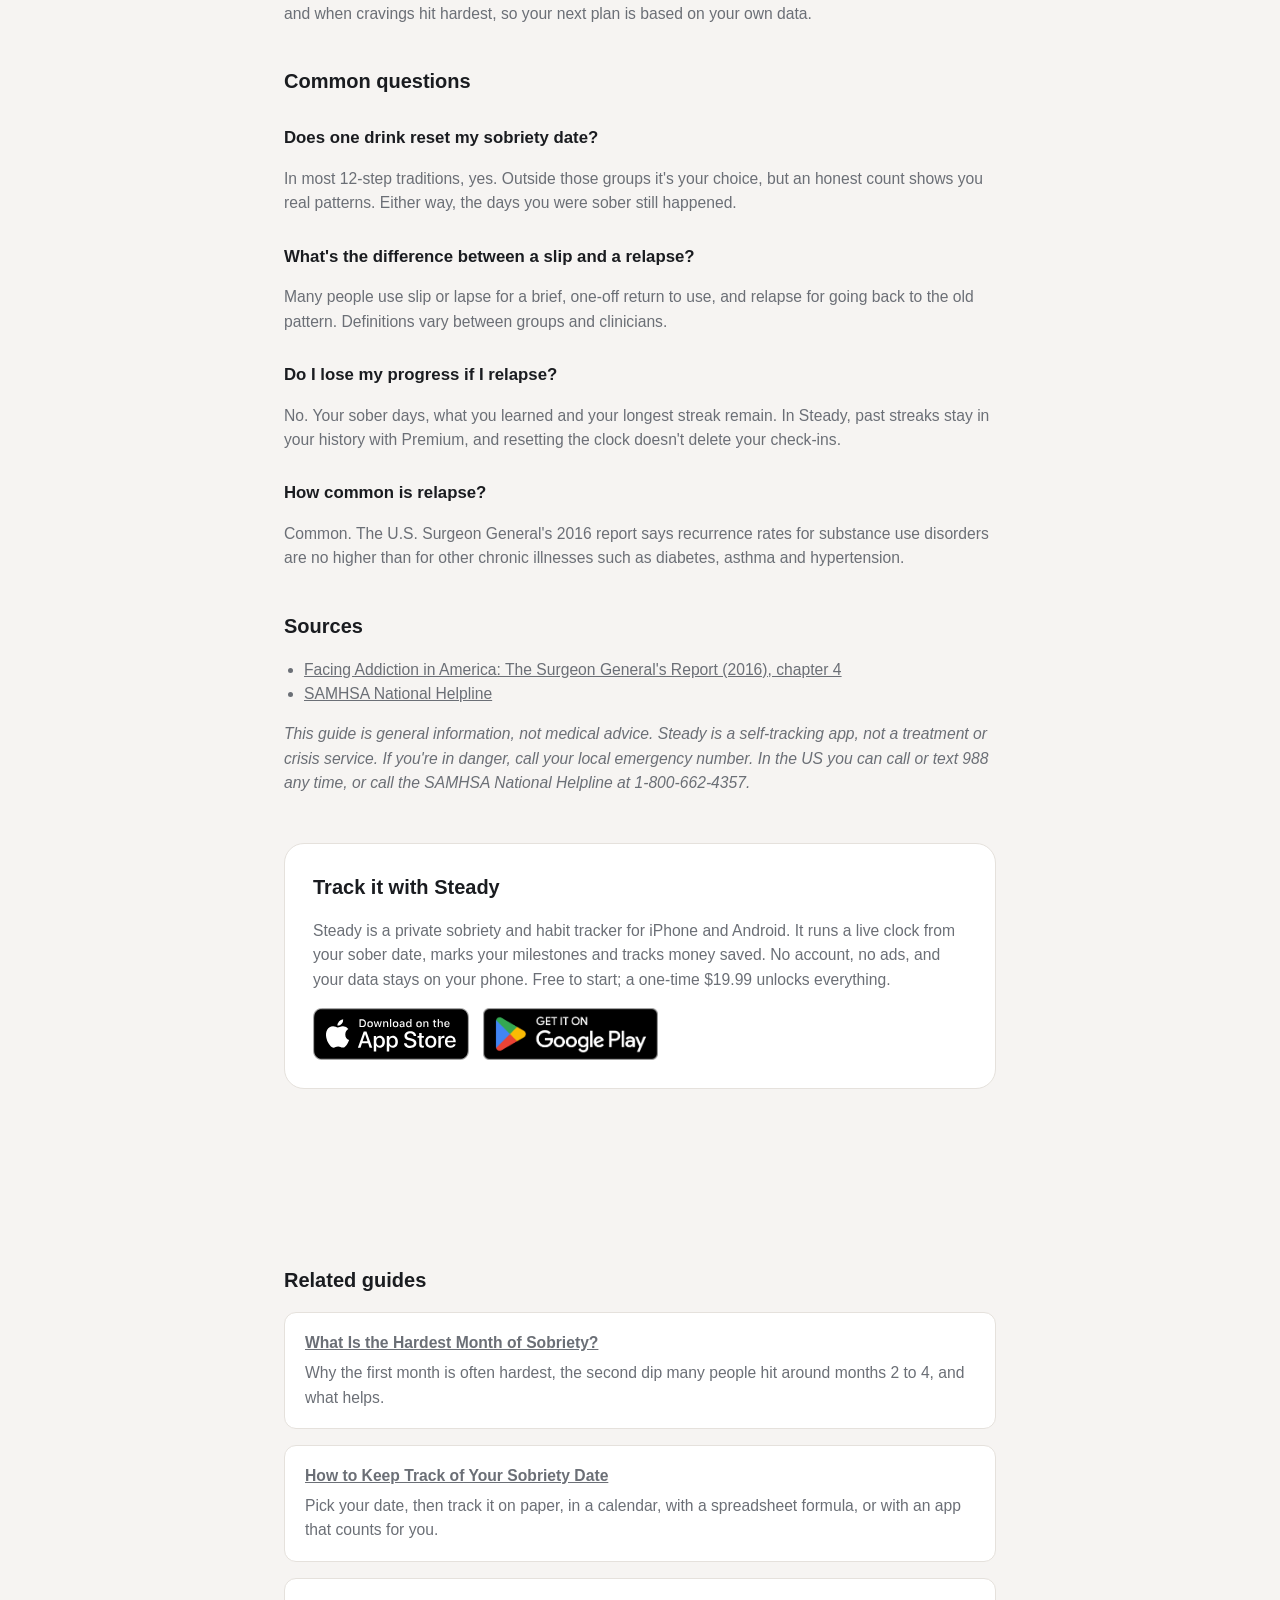
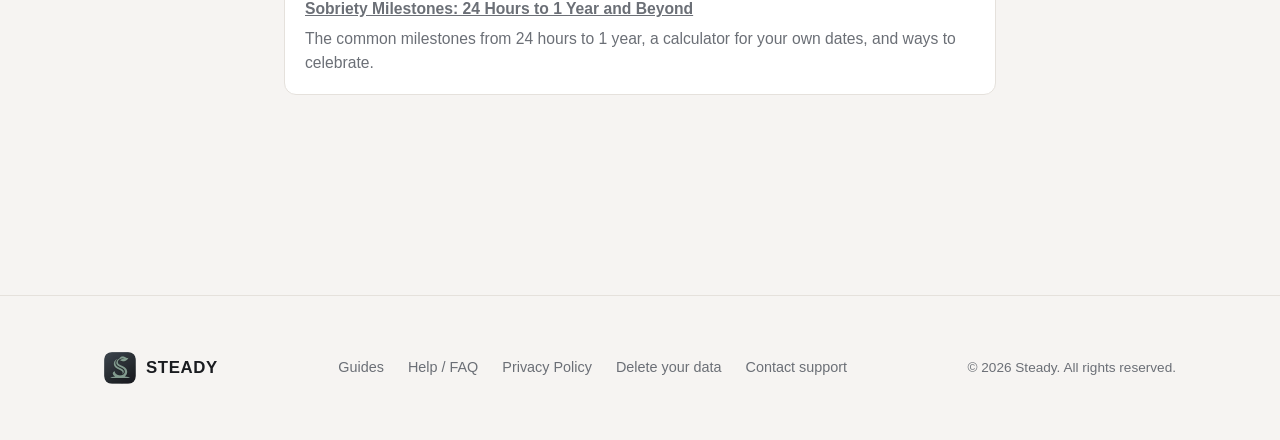
<file: guides/does-a-relapse-reset-your-sobriety-date.html>
<!doctype html>
<html lang="en">
<head>
  <!-- Google Tag Manager -->
  <script>(function(w,d,s,l,i){w[l]=w[l]||[];w[l].push({'gtm.start':
  new Date().getTime(),event:'gtm.js'});var f=d.getElementsByTagName(s)[0],
  j=d.createElement(s),dl=l!='dataLayer'?'&l='+l:'';j.async=true;j.src=
  'https://www.googletagmanager.com/gtm.js?id='+i+dl;f.parentNode.insertBefore(j,f);
  })(window,document,'script','dataLayer','GTM-TBTCJTLQ');</script>
  <!-- End Google Tag Manager -->
  <meta charset="utf-8" />
  <meta name="viewport" content="width=device-width, initial-scale=1" />
  <title>Does a Relapse Reset Your Sobriety Date? | Steady</title>
  <meta name="description" content="Usually, yes: a relapse starts a new sobriety date. But your sober days still count. What to do in the first 24 hours after a slip, and how to track it honestly." />
  <meta name="robots" content="index, follow, max-snippet:-1, max-image-preview:large" />
  <link rel="canonical" href="https://steady.lixlink.com/guides/does-a-relapse-reset-your-sobriety-date.html" />
  <meta property="og:site_name" content="Steady" />
  <meta property="og:type" content="article" />
  <meta property="og:url" content="https://steady.lixlink.com/guides/does-a-relapse-reset-your-sobriety-date.html" />
  <meta property="og:title" content="Does a Relapse Reset Your Sobriety Date? | Steady" />
  <meta property="og:description" content="Usually, yes: a relapse starts a new sobriety date. But your sober days still count. What to do in the first 24 hours after a slip, and how to track it honestly." />
  <meta property="og:image" content="https://steady.lixlink.com/assets/img/og-image.jpg" />
  <meta property="og:image:type" content="image/jpeg" />
  <meta property="og:image:width" content="1200" />
  <meta property="og:image:height" content="630" />
  <meta property="og:image:alt" content="Steady: stay steady, one day at a time. A private sobriety and habit tracker." />
  <meta name="twitter:card" content="summary_large_image" />
  <meta name="twitter:title" content="Does a Relapse Reset Your Sobriety Date? | Steady" />
  <meta name="twitter:description" content="Usually, yes: a relapse starts a new sobriety date. But your sober days still count. What to do in the first 24 hours after a slip, and how to track it honestly." />
  <meta name="twitter:image" content="https://steady.lixlink.com/assets/img/og-image.jpg" />
  <meta name="twitter:image:alt" content="Steady: stay steady, one day at a time. A private sobriety and habit tracker." />
  <link rel="icon" type="image/png" sizes="32x32" href="/assets/img/favicon-32.png" />
  <link rel="icon" type="image/png" sizes="16x16" href="/assets/img/favicon-16.png" />
  <link rel="apple-touch-icon" href="/assets/img/apple-touch-icon.png" />
  <link rel="stylesheet" href="/assets/css/style.css" />
  <script type="application/ld+json">
{
  "@context": "https://schema.org",
  "@type": "Article",
  "@id": "https://steady.lixlink.com/guides/does-a-relapse-reset-your-sobriety-date.html#article",
  "headline": "Does a Relapse Reset Your Sobriety Date?",
  "description": "Usually, yes: a relapse starts a new sobriety date. But your sober days still count. What to do in the first 24 hours after a slip, and how to track it honestly.",
  "url": "https://steady.lixlink.com/guides/does-a-relapse-reset-your-sobriety-date.html",
  "mainEntityOfPage": {
    "@type": "WebPage",
    "@id": "https://steady.lixlink.com/guides/does-a-relapse-reset-your-sobriety-date.html"
  },
  "image": "https://steady.lixlink.com/assets/img/og-image.jpg",
  "datePublished": "2026-11-27",
  "dateModified": "2026-11-27",
  "inLanguage": "en",
  "author": {
    "@type": "Organization",
    "@id": "https://steady.lixlink.com/#organization",
    "name": "Steady",
    "url": "https://steady.lixlink.com/"
  },
  "publisher": {
    "@id": "https://steady.lixlink.com/#organization"
  },
  "isPartOf": {
    "@id": "https://steady.lixlink.com/#website"
  },
  "about": [
    {
      "@type": "Thing",
      "name": "Relapse"
    },
    {
      "@type": "Thing",
      "name": "Sobriety date"
    }
  ],
  "mentions": [
    {
      "@id": "https://steady.lixlink.com/#app"
    },
    {
      "@type": "CreativeWork",
      "name": "Facing Addiction in America: The Surgeon General's Report (2016), chapter 4",
      "url": "https://www.ncbi.nlm.nih.gov/books/NBK424859/"
    },
    {
      "@type": "CreativeWork",
      "name": "SAMHSA National Helpline",
      "url": "https://www.samhsa.gov/find-help/helplines/national-helpline"
    }
  ],
  "keywords": "relapse sobriety date, does a relapse reset sobriety, slip vs relapse, what to do after a relapse, reset sober counter",
  "speakable": {
    "@type": "SpeakableSpecification",
    "cssSelector": [
      ".answer-box"
    ]
  },
  "citation": [
    "https://www.ncbi.nlm.nih.gov/books/NBK424859/",
    "https://www.samhsa.gov/find-help/helplines/national-helpline"
  ]
}
  </script>
  <script type="application/ld+json">
{
  "@context": "https://schema.org",
  "@type": "BreadcrumbList",
  "itemListElement": [
    {
      "@type": "ListItem",
      "position": 1,
      "name": "Home",
      "item": "https://steady.lixlink.com/"
    },
    {
      "@type": "ListItem",
      "position": 2,
      "name": "Guides",
      "item": "https://steady.lixlink.com/guides/"
    },
    {
      "@type": "ListItem",
      "position": 3,
      "name": "Relapse and your sobriety date",
      "item": "https://steady.lixlink.com/guides/does-a-relapse-reset-your-sobriety-date.html"
    }
  ]
}
  </script>
  <script type="application/ld+json">
{
  "@context": "https://schema.org",
  "@type": "FAQPage",
  "@id": "https://steady.lixlink.com/guides/does-a-relapse-reset-your-sobriety-date.html#faq",
  "mainEntity": [
    {
      "@type": "Question",
      "name": "Does one drink reset my sobriety date?",
      "acceptedAnswer": {
        "@type": "Answer",
        "text": "In most 12-step traditions, yes. Outside those groups it's your choice, but an honest count shows you real patterns. Either way, the days you were sober still happened."
      }
    },
    {
      "@type": "Question",
      "name": "What's the difference between a slip and a relapse?",
      "acceptedAnswer": {
        "@type": "Answer",
        "text": "Many people use slip or lapse for a brief, one-off return to use, and relapse for going back to the old pattern. Definitions vary between groups and clinicians."
      }
    },
    {
      "@type": "Question",
      "name": "Do I lose my progress if I relapse?",
      "acceptedAnswer": {
        "@type": "Answer",
        "text": "No. Your sober days, what you learned and your longest streak remain. In Steady, past streaks stay in your history with Premium, and resetting the clock doesn't delete your check-ins."
      }
    },
    {
      "@type": "Question",
      "name": "How common is relapse?",
      "acceptedAnswer": {
        "@type": "Answer",
        "text": "Common. The U.S. Surgeon General's 2016 report says recurrence rates for substance use disorders are no higher than for other chronic illnesses such as diabetes, asthma and hypertension."
      }
    }
  ]
}
  </script>
</head>
<body>
  <!-- Google Tag Manager (noscript) -->
  <noscript><iframe src="https://www.googletagmanager.com/ns.html?id=GTM-TBTCJTLQ"
  height="0" width="0" style="display:none;visibility:hidden"></iframe></noscript>
  <!-- End Google Tag Manager (noscript) -->
  <header class="site-header">
    <nav class="nav wrap">
      <a class="brand" href="/">
        <img src="/assets/img/icon-512.png" alt="" width="32" height="32" />
        <span>Steady</span>
      </a>
      <button class="nav-toggle" aria-label="Toggle navigation" aria-expanded="false">☰</button>
      <ul class="nav-links">
        <li><a href="/#features">Features</a></li>
        <li><a href="/#privacy">Privacy</a></li>
        <li><a href="/#pricing">Pricing</a></li>
        <li><a class="active" href="/guides/">Guides</a></li>
        <li><a href="/faq.html">Help / FAQ</a></li>
        <li><a class="nav-cta" href="/#download">Get Steady</a></li>
      </ul>
    </nav>
  </header>

  <main class="wrap content-page guide">
    <nav class="breadcrumbs" aria-label="Breadcrumb">
      <a href="/">Home</a> › <a href="/guides/">Guides</a> › <span aria-current="page">Relapse and your sobriety date</span>
    </nav>
    <article>
      <h1>Does a Relapse Reset Your Sobriety Date?</h1>
      <p class="updated">By the Steady team · Published <time datetime="2026-11-27">November 27, 2026</time> · Updated <time datetime="2026-11-27">November 27, 2026</time></p>

      <div class="answer-box">
        <p><strong>Short answer:</strong> In most recovery traditions, yes: a relapse starts a new sobriety date and the counter goes back to zero. But the time you were sober doesn't disappear. Many people keep track of both their current streak and their longest one. Steady resets the clock when you log a slip and keeps your past streaks in your history.</p>
      </div>

      <h2>Slip, lapse or relapse?</h2>
      <p>People use these words differently. Some call a single drink or one evening a
      <strong>slip</strong> or <strong>lapse</strong>, and a return to the old pattern a
      <strong>relapse</strong>. Others treat any use as a relapse. 12-step groups usually ask
      members to start a new sobriety date after any drink. Whatever word you use, the useful
      question is the same: what happened, and what will you do next?</p>

      <h2>Do you have to reset your counter?</h2>
      <p>It's your count, so it's your call, but an honest count is more useful. A tracker that
      matches reality shows you real patterns: how long your streaks tend to last, and when slips
      tend to happen. Resetting doesn't erase your progress either. Ninety sober days followed by a
      slip is still ninety days of practice, and your longest streak is still yours.</p>
      <p>Relapse is common in recovery. The
      <a href="https://www.ncbi.nlm.nih.gov/books/NBK424859/" rel="noopener">U.S. Surgeon General's
      2016 report on addiction</a> notes that recurrence rates for substance use disorders are no
      higher than those for other chronic illnesses such as diabetes, asthma and hypertension. A
      relapse is a sign to adjust the plan, not proof that it can't work.</p>

      <h2>What to do in the first 24 hours after a relapse</h2>
      <ol>
        <li><strong>Get safe.</strong> If you drank heavily for several days, stopping again can bring
        on withdrawal. Talk to a doctor, or call the SAMHSA National Helpline at 1-800-662-4357.</li>
        <li><strong>Tell one person.</strong> A friend, sponsor, counselor or group. Shame grows in
        secret.</li>
        <li><strong>Write down what happened.</strong> The time, where you were, who you were with,
        how you felt and what set it off. This is the most useful information you'll get.</li>
        <li><strong>Reread your reasons.</strong> Your reasons for stopping haven't changed.</li>
        <li><strong>Plan the next trigger.</strong> If it was a Friday evening, decide now what next
        Friday evening looks like.</li>
        <li><strong>Start your new date.</strong> Day one again is still day one of something.</li>
      </ol>

      <h2>How Steady handles a slip</h2>
      <p>On the Today tab, tap <strong>Relapsed? Reset the clock</strong> under the check-in button
      and confirm. Steady logs the relapse and restarts your clock from that moment. Instead of a
      blank screen, it shows a short note with how long you were steady, your first reason, and
      links to your toolkit.</p>
      <p>Your past check-ins aren't erased. With Premium, the history screen keeps every past streak,
      your longest streak and your steady days this year. Milestone notifications reschedule from
      your new start. If you'd rather wipe a habit's history completely, open its Edit screen and
      tap "Start over completely"; that deletes its check-ins and past streaks and can't be undone.</p>
      <p>Steady's journal and (with Premium) Insights help with step 3: they show which triggers come
      up most and when cravings hit hardest, so your next plan is based on your own data.</p>

      <h2 id="faq">Common questions</h2>
      <h3>Does one drink reset my sobriety date?</h3>
      <p>In most 12-step traditions, yes. Outside those groups it&#x27;s your choice, but an honest count shows you real patterns. Either way, the days you were sober still happened.</p>
      <h3>What&#x27;s the difference between a slip and a relapse?</h3>
      <p>Many people use slip or lapse for a brief, one-off return to use, and relapse for going back to the old pattern. Definitions vary between groups and clinicians.</p>
      <h3>Do I lose my progress if I relapse?</h3>
      <p>No. Your sober days, what you learned and your longest streak remain. In Steady, past streaks stay in your history with Premium, and resetting the clock doesn&#x27;t delete your check-ins.</p>
      <h3>How common is relapse?</h3>
      <p>Common. The U.S. Surgeon General&#x27;s 2016 report says recurrence rates for substance use disorders are no higher than for other chronic illnesses such as diabetes, asthma and hypertension.</p>

      <h2 id="sources">Sources</h2>
      <ul>
        <li><a href="https://www.ncbi.nlm.nih.gov/books/NBK424859/" rel="noopener">Facing Addiction in America: The Surgeon General&#x27;s Report (2016), chapter 4</a></li>
        <li><a href="https://www.samhsa.gov/find-help/helplines/national-helpline" rel="noopener">SAMHSA National Helpline</a></li>
      </ul>

      <p><em>This guide is general information, not medical advice. Steady is a self-tracking
      app, not a treatment or crisis service. If you're in danger, call your local emergency
      number. In the US you can call or text 988 any time, or call the SAMHSA National Helpline
      at 1-800-662-4357.</em></p>

      <section class="guide-cta" aria-labelledby="cta-does-a-relapse-reset-your-sobriety-date">
        <h2 id="cta-does-a-relapse-reset-your-sobriety-date">Track it with Steady</h2>
        <p>Steady is a private sobriety and habit tracker for iPhone and Android. It runs a live clock from your sober date, marks your milestones and tracks money saved. No account, no ads, and your data stays on your phone. Free to start; a one-time $19.99 unlocks everything.</p>
        <div class="hero-actions">
          <a class="store-badge" href="https://apps.apple.com/app/apple-store/id6817491189?pt=129534275&amp;ct=site_guides&amp;mt=8" rel="noopener" aria-label="Download Steady on the App Store">
            <img src="/assets/img/badge-app-store.svg" width="160" height="53" loading="lazy" alt="Download on the App Store" />
          </a>
          <a class="store-badge" href="https://play.google.com/store/apps/details?id=com.lixlink.steady&amp;utm_source=steady.lixlink.com&amp;utm_medium=website&amp;utm_campaign=site_guides&amp;utm_content=does-a-relapse-reset-your-sobriety-date&amp;referrer=utm_source%3Dsteady.lixlink.com%26utm_medium%3Dwebsite%26utm_campaign%3Dsite_guides%26utm_content%3Ddoes-a-relapse-reset-your-sobriety-date" rel="noopener" aria-label="Get Steady on Google Play">
            <img src="/assets/img/badge-google-play.png" width="160" height="48" loading="lazy" alt="Get it on Google Play" />
          </a>
        </div>
      </section>
    </article>

    <section class="related" aria-labelledby="related">
      <h2 id="related">Related guides</h2>
      <ul class="guide-list">
        <li><a href="/guides/hardest-month-of-sobriety.html">What Is the Hardest Month of Sobriety?</a><p>Why the first month is often hardest, the second dip many people hit around months 2 to 4, and what helps.</p></li>
        <li><a href="/guides/how-to-track-your-sobriety-date.html">How to Keep Track of Your Sobriety Date</a><p>Pick your date, then track it on paper, in a calendar, with a spreadsheet formula, or with an app that counts for you.</p></li>
        <li><a href="/guides/sobriety-milestones.html">Sobriety Milestones: 24 Hours to 1 Year and Beyond</a><p>The common milestones from 24 hours to 1 year, a calculator for your own dates, and ways to celebrate.</p></li>
      </ul>
    </section>
  </main>

  <footer>
    <div class="wrap footer-inner">
      <a class="brand" href="/">
        <img src="/assets/img/icon-512.png" alt="" width="28" height="28" />
        <span>Steady</span>
      </a>
      <ul class="footer-links">
        <li><a href="/guides/">Guides</a></li>
        <li><a href="/faq.html">Help / FAQ</a></li>
        <li><a href="/privacy.html">Privacy Policy</a></li>
        <li><a href="/delete-data.html">Delete your data</a></li>
        <li><a href="mailto:steady-support@lixlink.com">Contact support</a></li>
      </ul>
      <p class="footer-copy">© <span id="year"></span> Steady. All rights reserved.</p>
    </div>
  </footer>

  <script>document.getElementById('year').textContent = new Date().getFullYear();</script>
  <script src="/assets/js/main.js"></script>
</body>
</html>
</file>
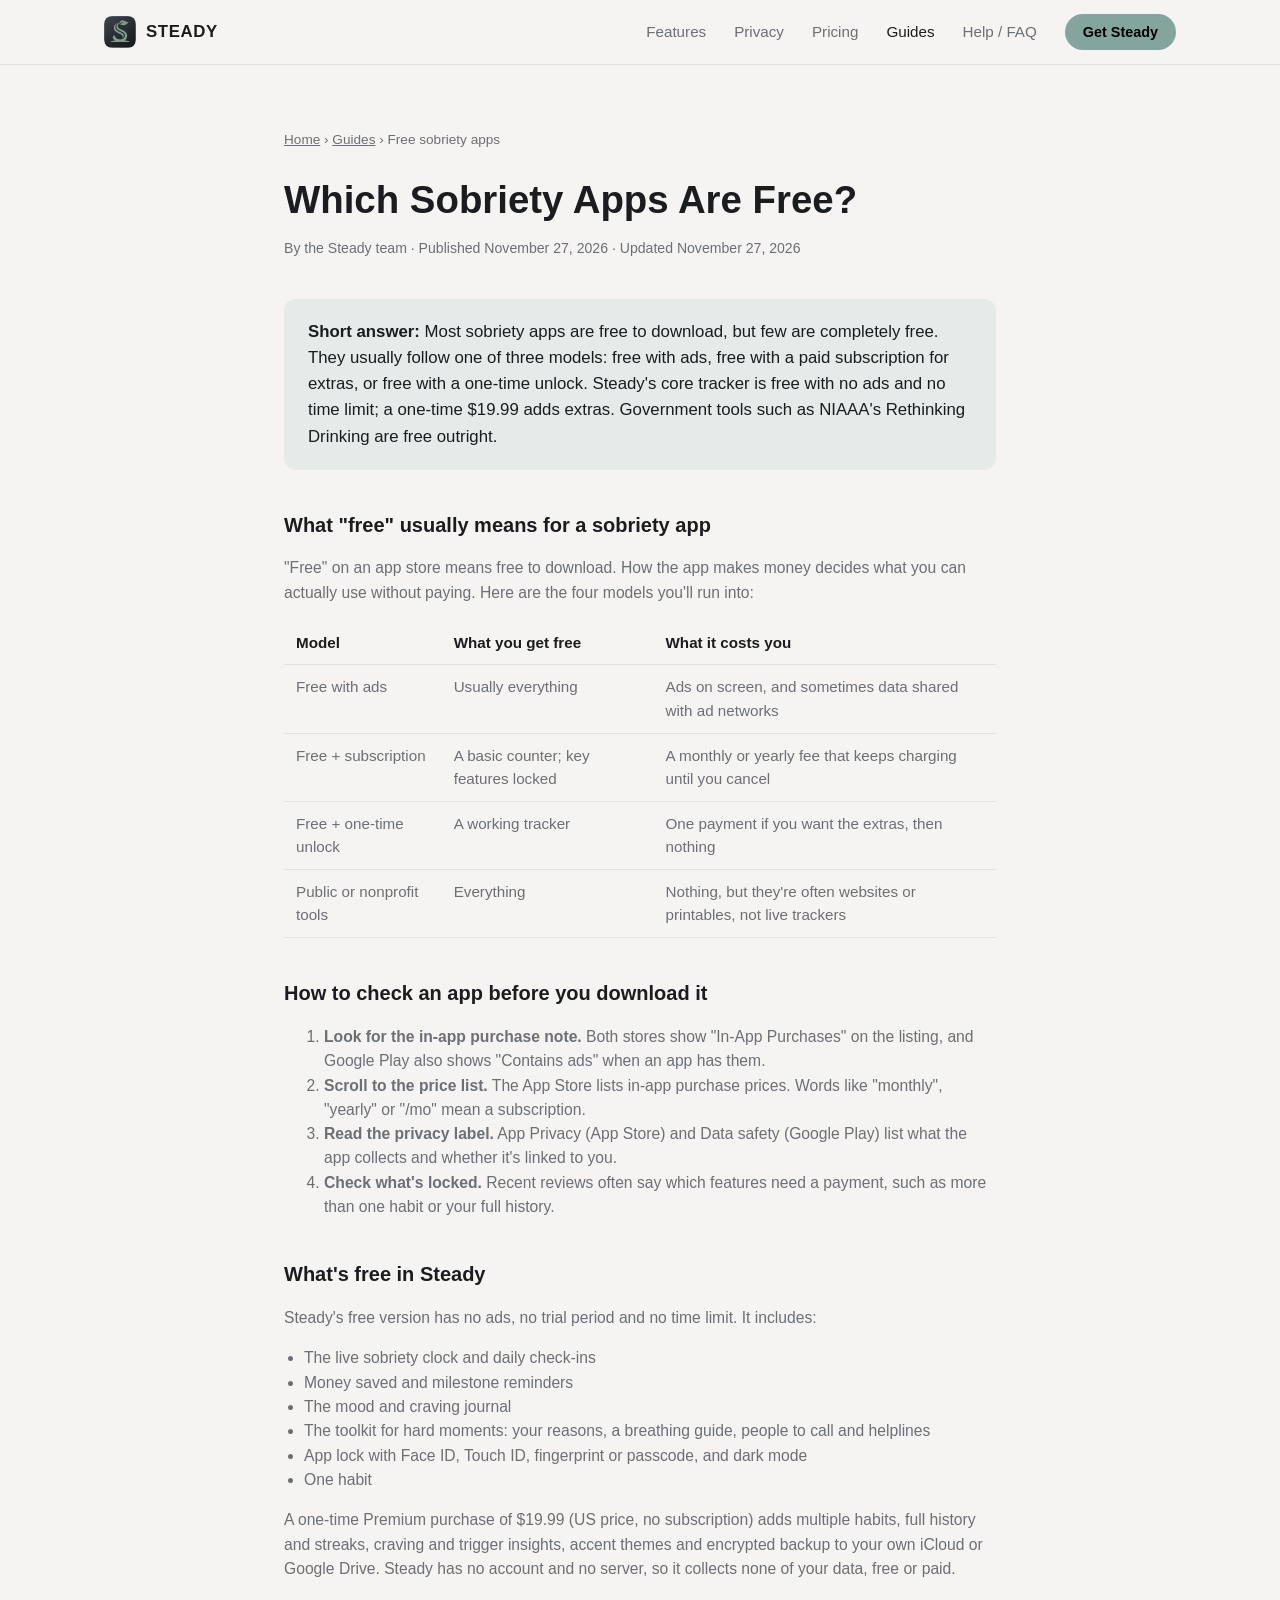
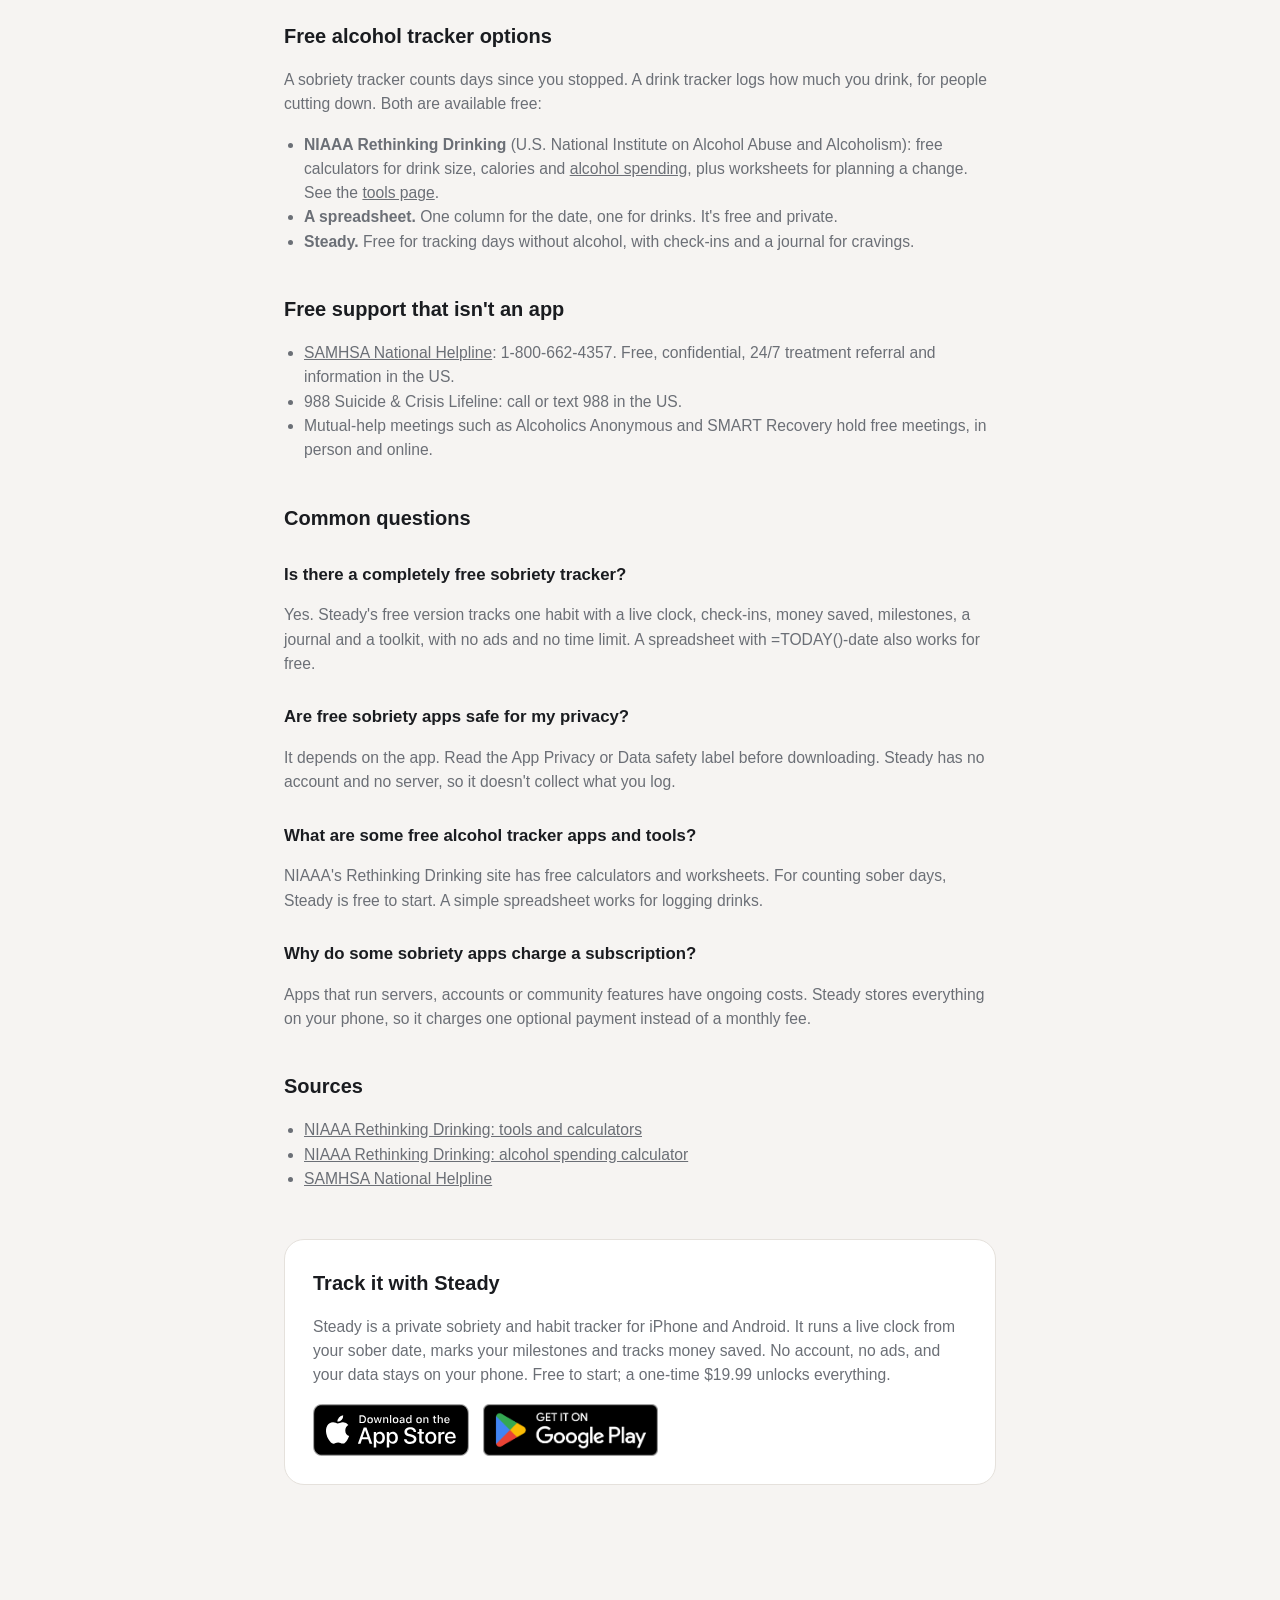
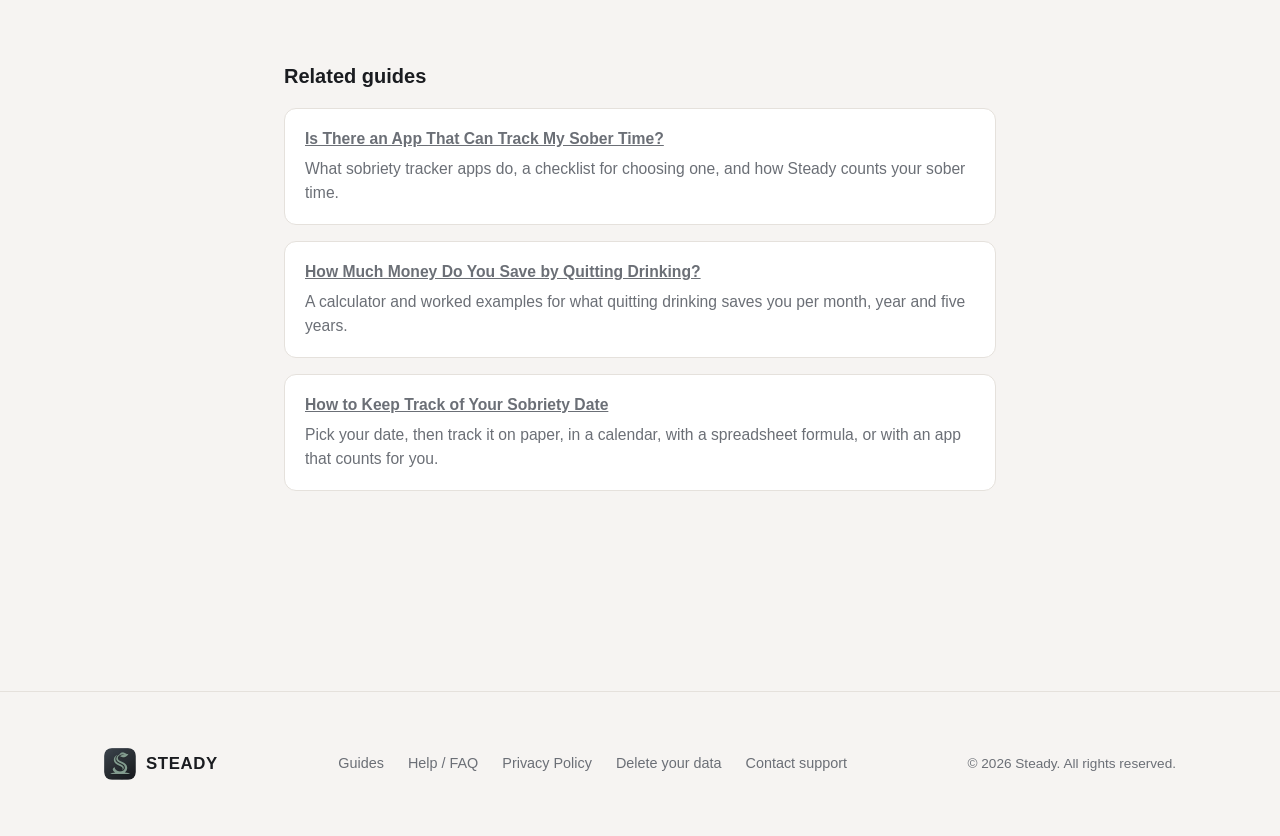
<file: guides/free-sobriety-apps.html>
<!doctype html>
<html lang="en">
<head>
  <!-- Google Tag Manager -->
  <script>(function(w,d,s,l,i){w[l]=w[l]||[];w[l].push({'gtm.start':
  new Date().getTime(),event:'gtm.js'});var f=d.getElementsByTagName(s)[0],
  j=d.createElement(s),dl=l!='dataLayer'?'&l='+l:'';j.async=true;j.src=
  'https://www.googletagmanager.com/gtm.js?id='+i+dl;f.parentNode.insertBefore(j,f);
  })(window,document,'script','dataLayer','GTM-TBTCJTLQ');</script>
  <!-- End Google Tag Manager -->
  <meta charset="utf-8" />
  <meta name="viewport" content="width=device-width, initial-scale=1" />
  <title>Which Sobriety Apps Are Free? | Steady</title>
  <meta name="description" content="Most sobriety and alcohol tracker apps are free to download, not to use. How to spot ads, subscriptions and one-time unlocks, plus tools that are truly free." />
  <meta name="robots" content="index, follow, max-snippet:-1, max-image-preview:large" />
  <link rel="canonical" href="https://steady.lixlink.com/guides/free-sobriety-apps.html" />
  <meta property="og:site_name" content="Steady" />
  <meta property="og:type" content="article" />
  <meta property="og:url" content="https://steady.lixlink.com/guides/free-sobriety-apps.html" />
  <meta property="og:title" content="Which Sobriety Apps Are Free? | Steady" />
  <meta property="og:description" content="Most sobriety and alcohol tracker apps are free to download, not to use. How to spot ads, subscriptions and one-time unlocks, plus tools that are truly free." />
  <meta property="og:image" content="https://steady.lixlink.com/assets/img/og-image.jpg" />
  <meta property="og:image:type" content="image/jpeg" />
  <meta property="og:image:width" content="1200" />
  <meta property="og:image:height" content="630" />
  <meta property="og:image:alt" content="Steady: stay steady, one day at a time. A private sobriety and habit tracker." />
  <meta name="twitter:card" content="summary_large_image" />
  <meta name="twitter:title" content="Which Sobriety Apps Are Free? | Steady" />
  <meta name="twitter:description" content="Most sobriety and alcohol tracker apps are free to download, not to use. How to spot ads, subscriptions and one-time unlocks, plus tools that are truly free." />
  <meta name="twitter:image" content="https://steady.lixlink.com/assets/img/og-image.jpg" />
  <meta name="twitter:image:alt" content="Steady: stay steady, one day at a time. A private sobriety and habit tracker." />
  <link rel="icon" type="image/png" sizes="32x32" href="/assets/img/favicon-32.png" />
  <link rel="icon" type="image/png" sizes="16x16" href="/assets/img/favicon-16.png" />
  <link rel="apple-touch-icon" href="/assets/img/apple-touch-icon.png" />
  <link rel="stylesheet" href="/assets/css/style.css" />
  <script type="application/ld+json">
{
  "@context": "https://schema.org",
  "@type": "Article",
  "@id": "https://steady.lixlink.com/guides/free-sobriety-apps.html#article",
  "headline": "Which Sobriety Apps Are Free?",
  "description": "Most sobriety and alcohol tracker apps are free to download, not to use. How to spot ads, subscriptions and one-time unlocks, plus tools that are truly free.",
  "url": "https://steady.lixlink.com/guides/free-sobriety-apps.html",
  "mainEntityOfPage": {
    "@type": "WebPage",
    "@id": "https://steady.lixlink.com/guides/free-sobriety-apps.html"
  },
  "image": "https://steady.lixlink.com/assets/img/og-image.jpg",
  "datePublished": "2026-11-27",
  "dateModified": "2026-11-27",
  "inLanguage": "en",
  "author": {
    "@type": "Organization",
    "@id": "https://steady.lixlink.com/#organization",
    "name": "Steady",
    "url": "https://steady.lixlink.com/"
  },
  "publisher": {
    "@id": "https://steady.lixlink.com/#organization"
  },
  "isPartOf": {
    "@id": "https://steady.lixlink.com/#website"
  },
  "about": [
    {
      "@type": "Thing",
      "name": "Free sobriety apps"
    },
    {
      "@type": "Thing",
      "name": "Free alcohol tracker apps"
    }
  ],
  "mentions": [
    {
      "@id": "https://steady.lixlink.com/#app"
    },
    {
      "@type": "CreativeWork",
      "name": "NIAAA Rethinking Drinking: tools and calculators",
      "url": "https://rethinkingdrinking.niaaa.nih.gov/Tools"
    },
    {
      "@type": "CreativeWork",
      "name": "NIAAA Rethinking Drinking: alcohol spending calculator",
      "url": "https://rethinkingdrinking.niaaa.nih.gov/tools/calculators/alcohol-spending-calculator"
    },
    {
      "@type": "CreativeWork",
      "name": "SAMHSA National Helpline",
      "url": "https://www.samhsa.gov/find-help/helplines/national-helpline"
    }
  ],
  "keywords": "free sobriety apps, free sobriety tracker, free alcohol tracker app, free sober counter, sobriety app no subscription",
  "speakable": {
    "@type": "SpeakableSpecification",
    "cssSelector": [
      ".answer-box"
    ]
  },
  "citation": [
    "https://rethinkingdrinking.niaaa.nih.gov/Tools",
    "https://rethinkingdrinking.niaaa.nih.gov/tools/calculators/alcohol-spending-calculator",
    "https://www.samhsa.gov/find-help/helplines/national-helpline"
  ]
}
  </script>
  <script type="application/ld+json">
{
  "@context": "https://schema.org",
  "@type": "BreadcrumbList",
  "itemListElement": [
    {
      "@type": "ListItem",
      "position": 1,
      "name": "Home",
      "item": "https://steady.lixlink.com/"
    },
    {
      "@type": "ListItem",
      "position": 2,
      "name": "Guides",
      "item": "https://steady.lixlink.com/guides/"
    },
    {
      "@type": "ListItem",
      "position": 3,
      "name": "Free sobriety apps",
      "item": "https://steady.lixlink.com/guides/free-sobriety-apps.html"
    }
  ]
}
  </script>
  <script type="application/ld+json">
{
  "@context": "https://schema.org",
  "@type": "FAQPage",
  "@id": "https://steady.lixlink.com/guides/free-sobriety-apps.html#faq",
  "mainEntity": [
    {
      "@type": "Question",
      "name": "Is there a completely free sobriety tracker?",
      "acceptedAnswer": {
        "@type": "Answer",
        "text": "Yes. Steady's free version tracks one habit with a live clock, check-ins, money saved, milestones, a journal and a toolkit, with no ads and no time limit. A spreadsheet with =TODAY()-date also works for free."
      }
    },
    {
      "@type": "Question",
      "name": "Are free sobriety apps safe for my privacy?",
      "acceptedAnswer": {
        "@type": "Answer",
        "text": "It depends on the app. Read the App Privacy or Data safety label before downloading. Steady has no account and no server, so it doesn't collect what you log."
      }
    },
    {
      "@type": "Question",
      "name": "What are some free alcohol tracker apps and tools?",
      "acceptedAnswer": {
        "@type": "Answer",
        "text": "NIAAA's Rethinking Drinking site has free calculators and worksheets. For counting sober days, Steady is free to start. A simple spreadsheet works for logging drinks."
      }
    },
    {
      "@type": "Question",
      "name": "Why do some sobriety apps charge a subscription?",
      "acceptedAnswer": {
        "@type": "Answer",
        "text": "Apps that run servers, accounts or community features have ongoing costs. Steady stores everything on your phone, so it charges one optional payment instead of a monthly fee."
      }
    }
  ]
}
  </script>
</head>
<body>
  <!-- Google Tag Manager (noscript) -->
  <noscript><iframe src="https://www.googletagmanager.com/ns.html?id=GTM-TBTCJTLQ"
  height="0" width="0" style="display:none;visibility:hidden"></iframe></noscript>
  <!-- End Google Tag Manager (noscript) -->
  <header class="site-header">
    <nav class="nav wrap">
      <a class="brand" href="/">
        <img src="/assets/img/icon-512.png" alt="" width="32" height="32" />
        <span>Steady</span>
      </a>
      <button class="nav-toggle" aria-label="Toggle navigation" aria-expanded="false">☰</button>
      <ul class="nav-links">
        <li><a href="/#features">Features</a></li>
        <li><a href="/#privacy">Privacy</a></li>
        <li><a href="/#pricing">Pricing</a></li>
        <li><a class="active" href="/guides/">Guides</a></li>
        <li><a href="/faq.html">Help / FAQ</a></li>
        <li><a class="nav-cta" href="/#download">Get Steady</a></li>
      </ul>
    </nav>
  </header>

  <main class="wrap content-page guide">
    <nav class="breadcrumbs" aria-label="Breadcrumb">
      <a href="/">Home</a> › <a href="/guides/">Guides</a> › <span aria-current="page">Free sobriety apps</span>
    </nav>
    <article>
      <h1>Which Sobriety Apps Are Free?</h1>
      <p class="updated">By the Steady team · Published <time datetime="2026-11-27">November 27, 2026</time> · Updated <time datetime="2026-11-27">November 27, 2026</time></p>

      <div class="answer-box">
        <p><strong>Short answer:</strong> Most sobriety apps are free to download, but few are completely free. They usually follow one of three models: free with ads, free with a paid subscription for extras, or free with a one-time unlock. Steady's core tracker is free with no ads and no time limit; a one-time $19.99 adds extras. Government tools such as NIAAA's Rethinking Drinking are free outright.</p>
      </div>

      <h2>What "free" usually means for a sobriety app</h2>
      <p>"Free" on an app store means free to download. How the app makes money decides what you
      can actually use without paying. Here are the four models you'll run into:</p>
      <div class="table-scroll">
        <table class="guide-table">
          <thead><tr><th>Model</th><th>What you get free</th><th>What it costs you</th></tr></thead>
          <tbody>
            <tr><td data-label="Model">Free with ads</td><td data-label="What you get free">Usually everything</td><td data-label="What it costs you">Ads on screen, and sometimes data shared with ad networks</td></tr>
            <tr><td data-label="Model">Free + subscription</td><td data-label="What you get free">A basic counter; key features locked</td><td data-label="What it costs you">A monthly or yearly fee that keeps charging until you cancel</td></tr>
            <tr><td data-label="Model">Free + one-time unlock</td><td data-label="What you get free">A working tracker</td><td data-label="What it costs you">One payment if you want the extras, then nothing</td></tr>
            <tr><td data-label="Model">Public or nonprofit tools</td><td data-label="What you get free">Everything</td><td data-label="What it costs you">Nothing, but they're often websites or printables, not live trackers</td></tr>
          </tbody>
        </table>
      </div>

      <h2>How to check an app before you download it</h2>
      <ol>
        <li><strong>Look for the in-app purchase note.</strong> Both stores show "In-App Purchases"
        on the listing, and Google Play also shows "Contains ads" when an app has them.</li>
        <li><strong>Scroll to the price list.</strong> The App Store lists in-app purchase prices.
        Words like "monthly", "yearly" or "/mo" mean a subscription.</li>
        <li><strong>Read the privacy label.</strong> App Privacy (App Store) and Data safety
        (Google Play) list what the app collects and whether it's linked to you.</li>
        <li><strong>Check what's locked.</strong> Recent reviews often say which features need a
        payment, such as more than one habit or your full history.</li>
      </ol>

      <h2>What's free in Steady</h2>
      <p>Steady's free version has no ads, no trial period and no time limit. It includes:</p>
      <ul>
        <li>The live sobriety clock and daily check-ins</li>
        <li>Money saved and milestone reminders</li>
        <li>The mood and craving journal</li>
        <li>The toolkit for hard moments: your reasons, a breathing guide, people to call and helplines</li>
        <li>App lock with Face ID, Touch ID, fingerprint or passcode, and dark mode</li>
        <li>One habit</li>
      </ul>
      <p>A one-time Premium purchase of $19.99 (US price, no subscription) adds multiple habits,
      full history and streaks, craving and trigger insights, accent themes and encrypted backup to
      your own iCloud or Google Drive. Steady has no account and no server, so it collects none of
      your data, free or paid.</p>

      <h2>Free alcohol tracker options</h2>
      <p>A sobriety tracker counts days since you stopped. A drink tracker logs how much you drink,
      for people cutting down. Both are available free:</p>
      <ul>
        <li><strong>NIAAA Rethinking Drinking</strong> (U.S. National Institute on Alcohol Abuse and
        Alcoholism): free calculators for drink size, calories and
        <a href="https://rethinkingdrinking.niaaa.nih.gov/tools/calculators/alcohol-spending-calculator" rel="noopener">alcohol spending</a>,
        plus worksheets for planning a change. See the
        <a href="https://rethinkingdrinking.niaaa.nih.gov/Tools" rel="noopener">tools page</a>.</li>
        <li><strong>A spreadsheet.</strong> One column for the date, one for drinks. It's free and private.</li>
        <li><strong>Steady.</strong> Free for tracking days without alcohol, with check-ins and a
        journal for cravings.</li>
      </ul>

      <h2>Free support that isn't an app</h2>
      <ul>
        <li><a href="https://www.samhsa.gov/find-help/helplines/national-helpline" rel="noopener">SAMHSA National Helpline</a>:
        1-800-662-4357. Free, confidential, 24/7 treatment referral and information in the US.</li>
        <li>988 Suicide &amp; Crisis Lifeline: call or text 988 in the US.</li>
        <li>Mutual-help meetings such as Alcoholics Anonymous and SMART Recovery hold free meetings,
        in person and online.</li>
      </ul>

      <h2 id="faq">Common questions</h2>
      <h3>Is there a completely free sobriety tracker?</h3>
      <p>Yes. Steady&#x27;s free version tracks one habit with a live clock, check-ins, money saved, milestones, a journal and a toolkit, with no ads and no time limit. A spreadsheet with =TODAY()-date also works for free.</p>
      <h3>Are free sobriety apps safe for my privacy?</h3>
      <p>It depends on the app. Read the App Privacy or Data safety label before downloading. Steady has no account and no server, so it doesn&#x27;t collect what you log.</p>
      <h3>What are some free alcohol tracker apps and tools?</h3>
      <p>NIAAA&#x27;s Rethinking Drinking site has free calculators and worksheets. For counting sober days, Steady is free to start. A simple spreadsheet works for logging drinks.</p>
      <h3>Why do some sobriety apps charge a subscription?</h3>
      <p>Apps that run servers, accounts or community features have ongoing costs. Steady stores everything on your phone, so it charges one optional payment instead of a monthly fee.</p>

      <h2 id="sources">Sources</h2>
      <ul>
        <li><a href="https://rethinkingdrinking.niaaa.nih.gov/Tools" rel="noopener">NIAAA Rethinking Drinking: tools and calculators</a></li>
        <li><a href="https://rethinkingdrinking.niaaa.nih.gov/tools/calculators/alcohol-spending-calculator" rel="noopener">NIAAA Rethinking Drinking: alcohol spending calculator</a></li>
        <li><a href="https://www.samhsa.gov/find-help/helplines/national-helpline" rel="noopener">SAMHSA National Helpline</a></li>
      </ul>

      <section class="guide-cta" aria-labelledby="cta-free-sobriety-apps">
        <h2 id="cta-free-sobriety-apps">Track it with Steady</h2>
        <p>Steady is a private sobriety and habit tracker for iPhone and Android. It runs a live clock from your sober date, marks your milestones and tracks money saved. No account, no ads, and your data stays on your phone. Free to start; a one-time $19.99 unlocks everything.</p>
        <div class="hero-actions">
          <a class="store-badge" href="https://apps.apple.com/app/apple-store/id6817491189?pt=129534275&amp;ct=site_guides&amp;mt=8" rel="noopener" aria-label="Download Steady on the App Store">
            <img src="/assets/img/badge-app-store.svg" width="160" height="53" loading="lazy" alt="Download on the App Store" />
          </a>
          <a class="store-badge" href="https://play.google.com/store/apps/details?id=com.lixlink.steady&amp;utm_source=steady.lixlink.com&amp;utm_medium=website&amp;utm_campaign=site_guides&amp;utm_content=free-sobriety-apps&amp;referrer=utm_source%3Dsteady.lixlink.com%26utm_medium%3Dwebsite%26utm_campaign%3Dsite_guides%26utm_content%3Dfree-sobriety-apps" rel="noopener" aria-label="Get Steady on Google Play">
            <img src="/assets/img/badge-google-play.png" width="160" height="48" loading="lazy" alt="Get it on Google Play" />
          </a>
        </div>
      </section>
    </article>

    <section class="related" aria-labelledby="related">
      <h2 id="related">Related guides</h2>
      <ul class="guide-list">
        <li><a href="/guides/app-to-track-sober-time.html">Is There an App That Can Track My Sober Time?</a><p>What sobriety tracker apps do, a checklist for choosing one, and how Steady counts your sober time.</p></li>
        <li><a href="/guides/money-saved-quitting-drinking.html">How Much Money Do You Save by Quitting Drinking?</a><p>A calculator and worked examples for what quitting drinking saves you per month, year and five years.</p></li>
        <li><a href="/guides/how-to-track-your-sobriety-date.html">How to Keep Track of Your Sobriety Date</a><p>Pick your date, then track it on paper, in a calendar, with a spreadsheet formula, or with an app that counts for you.</p></li>
      </ul>
    </section>
  </main>

  <footer>
    <div class="wrap footer-inner">
      <a class="brand" href="/">
        <img src="/assets/img/icon-512.png" alt="" width="28" height="28" />
        <span>Steady</span>
      </a>
      <ul class="footer-links">
        <li><a href="/guides/">Guides</a></li>
        <li><a href="/faq.html">Help / FAQ</a></li>
        <li><a href="/privacy.html">Privacy Policy</a></li>
        <li><a href="/delete-data.html">Delete your data</a></li>
        <li><a href="mailto:steady-support@lixlink.com">Contact support</a></li>
      </ul>
      <p class="footer-copy">© <span id="year"></span> Steady. All rights reserved.</p>
    </div>
  </footer>

  <script>document.getElementById('year').textContent = new Date().getFullYear();</script>
  <script src="/assets/js/main.js"></script>
</body>
</html>
</file>
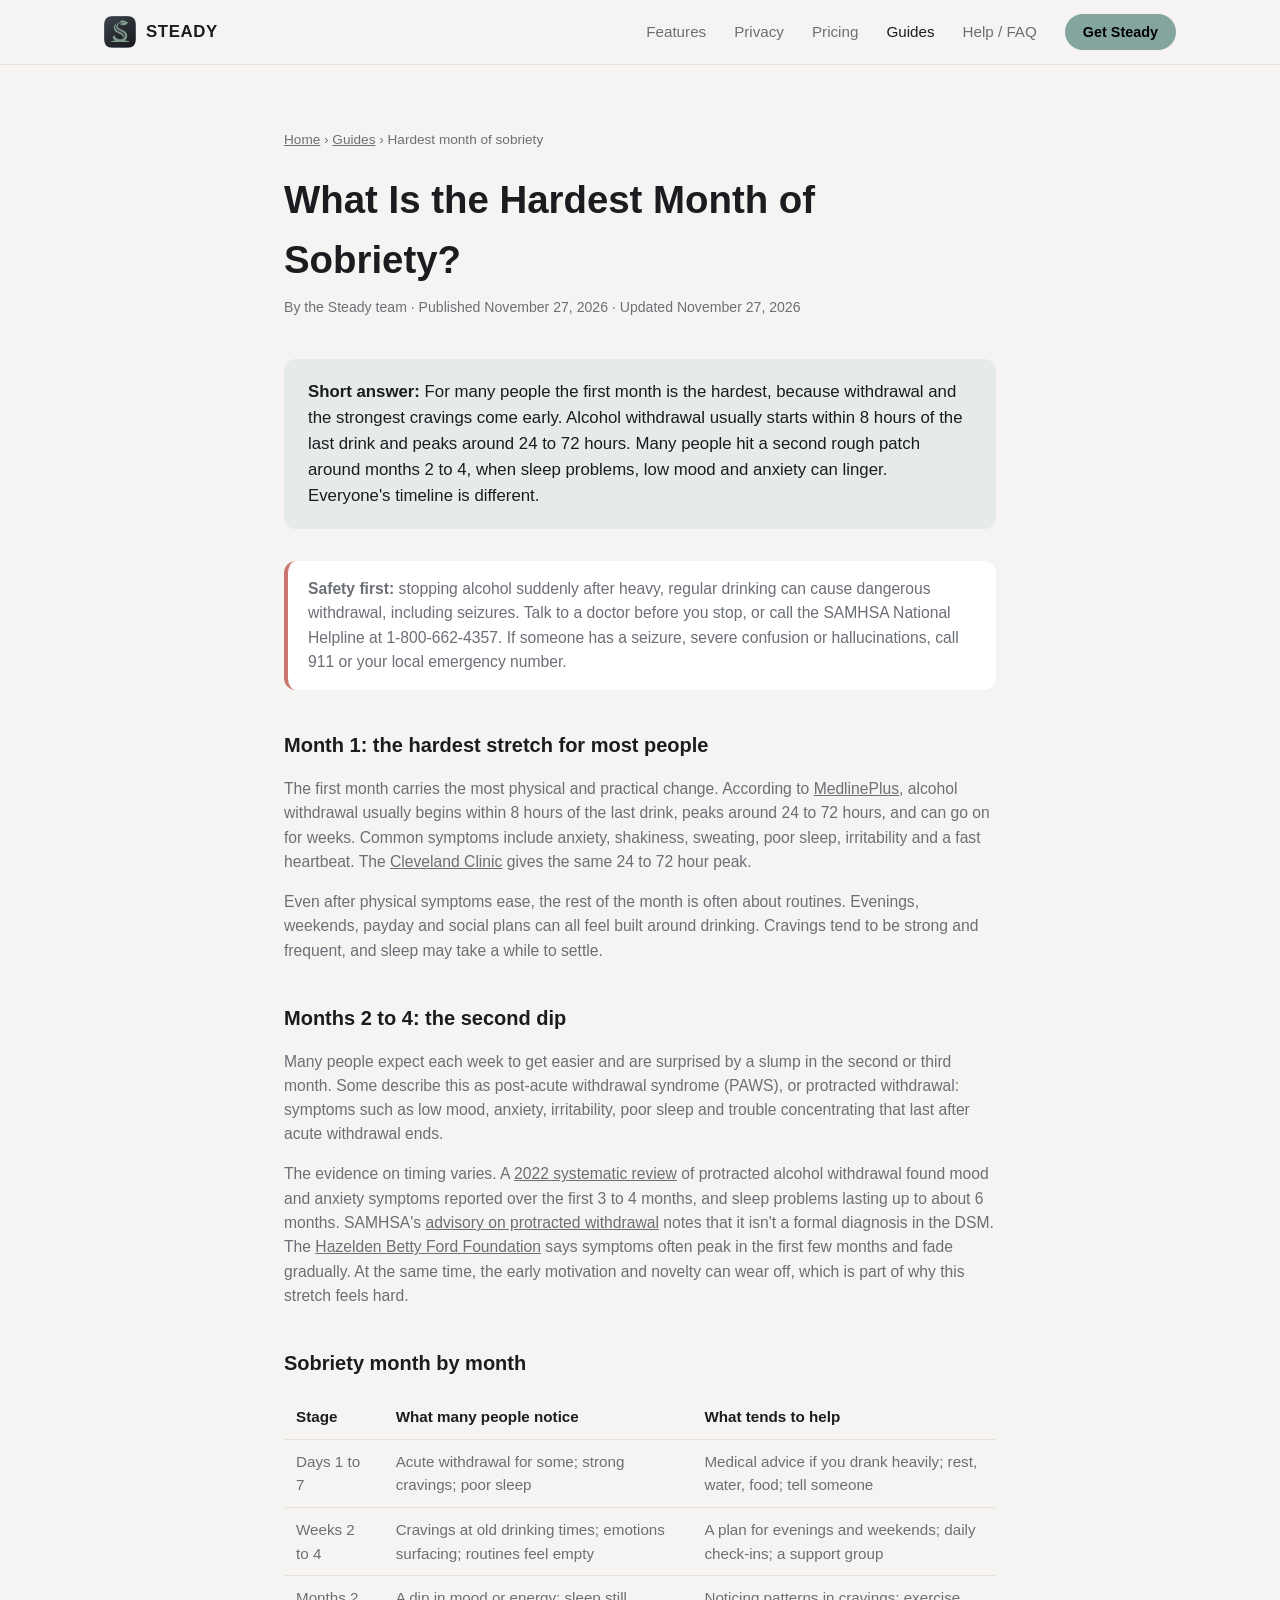
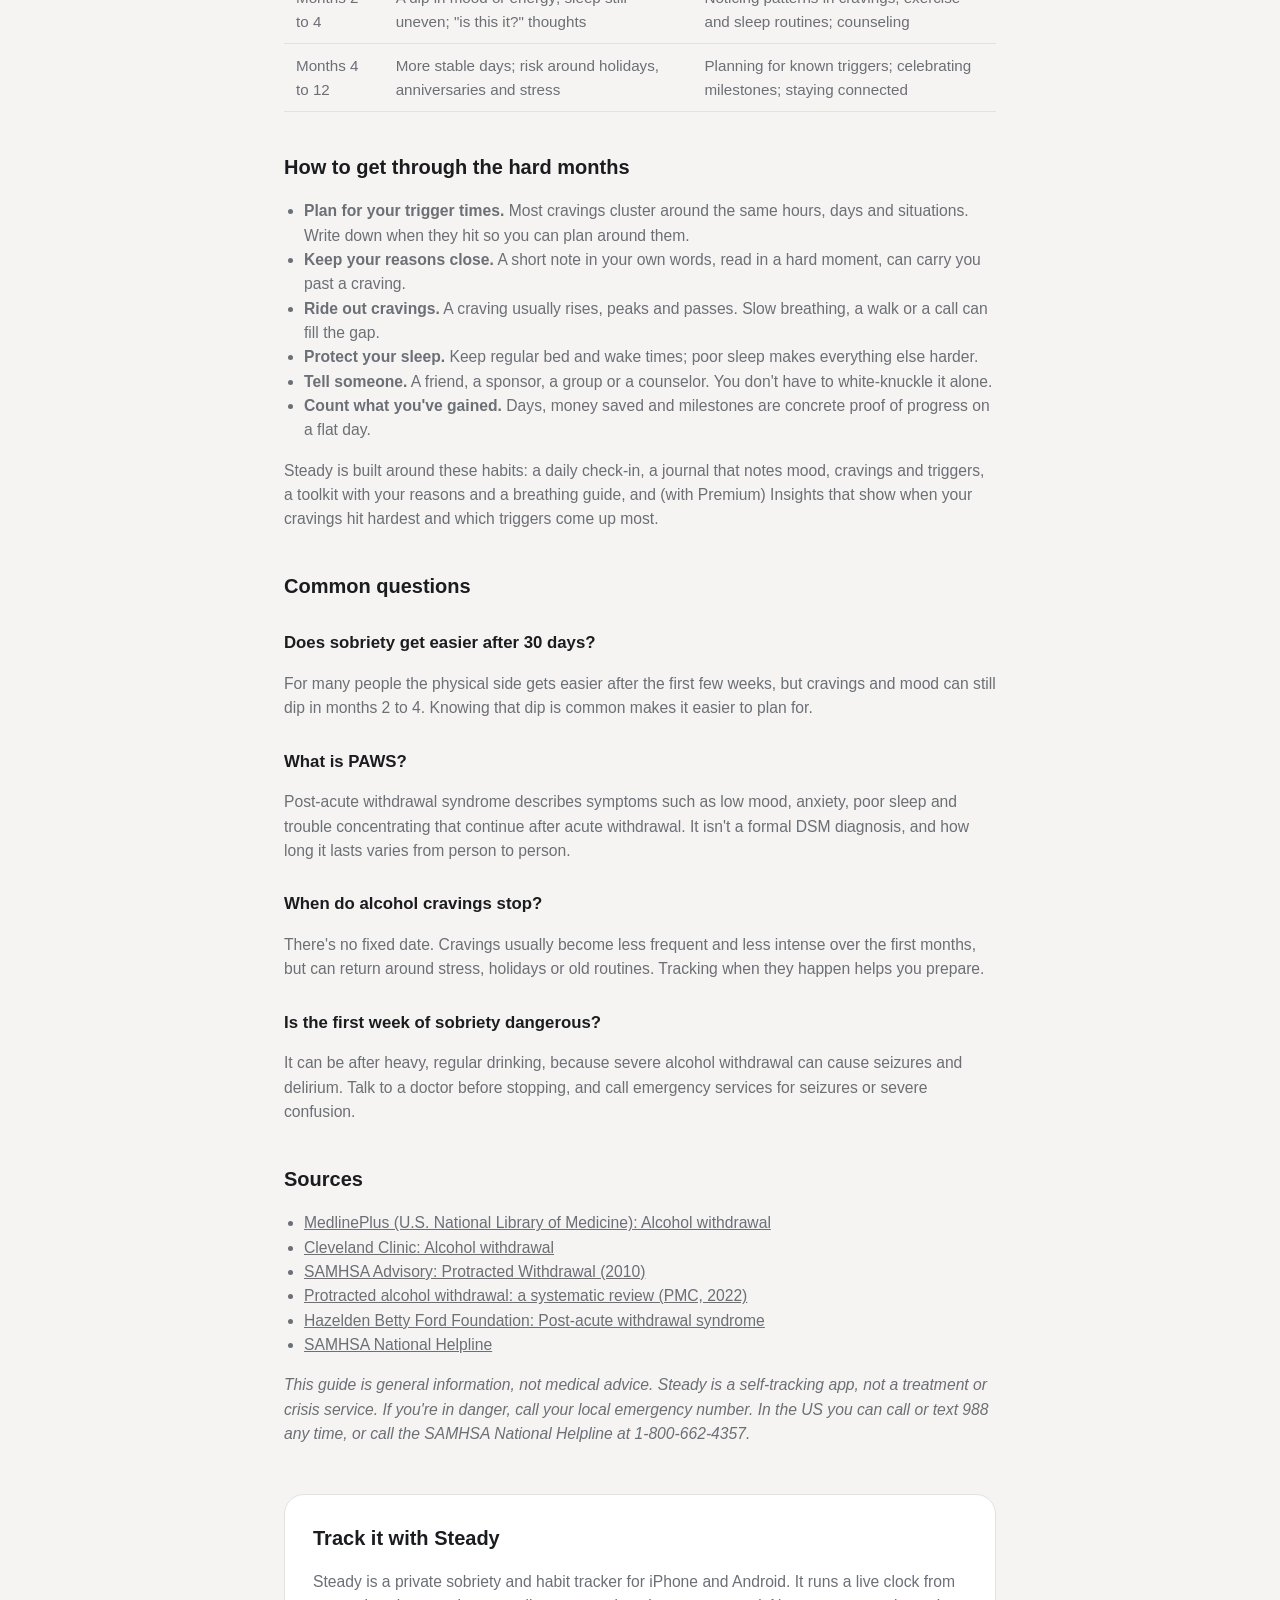
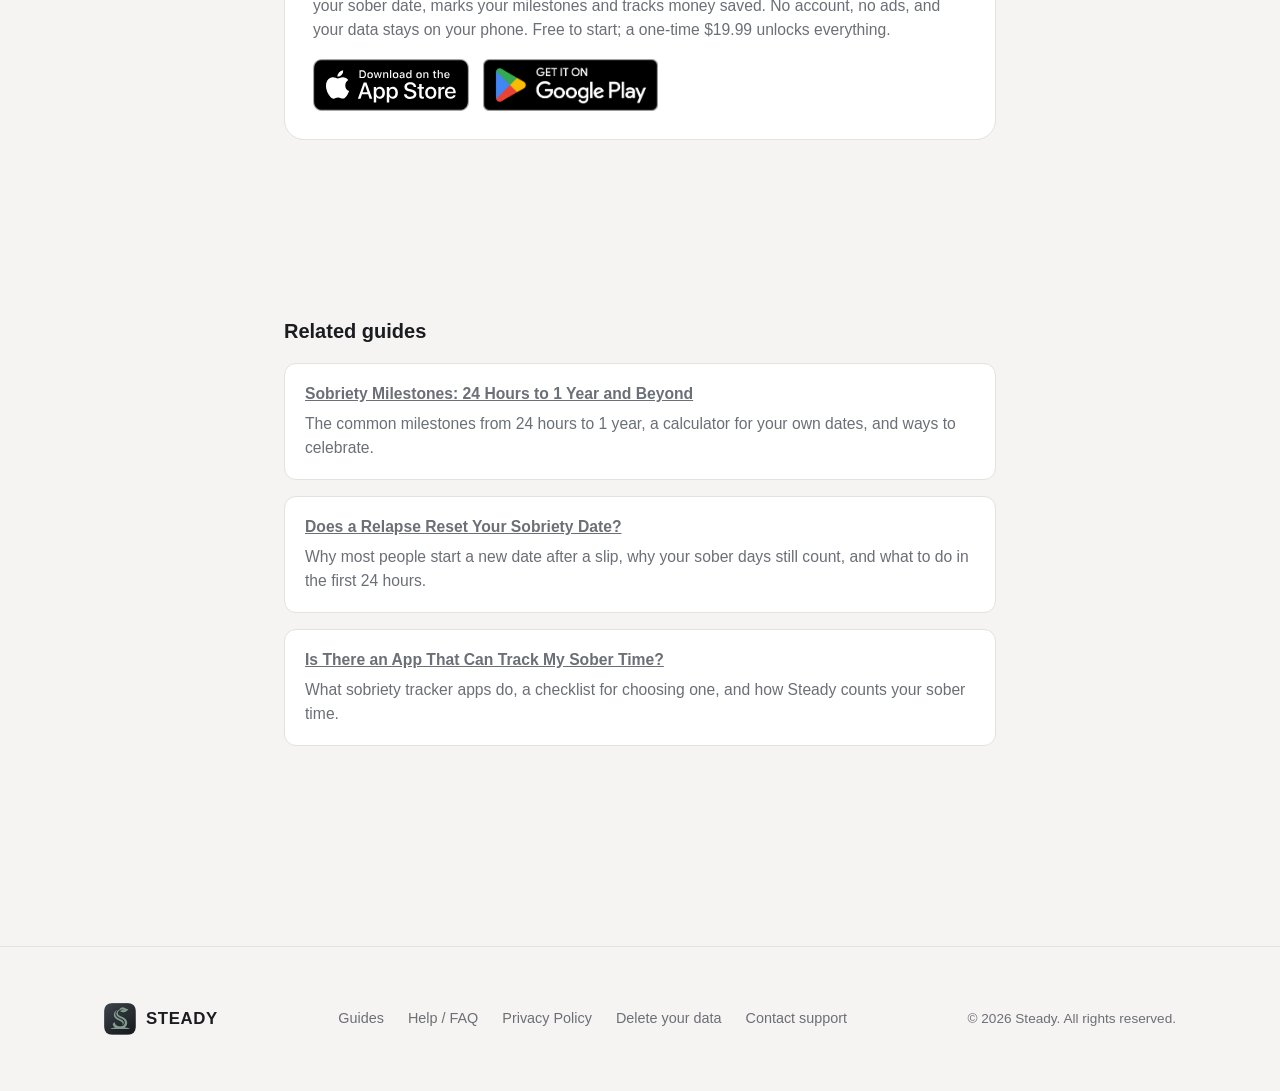
<file: guides/hardest-month-of-sobriety.html>
<!doctype html>
<html lang="en">
<head>
  <!-- Google Tag Manager -->
  <script>(function(w,d,s,l,i){w[l]=w[l]||[];w[l].push({'gtm.start':
  new Date().getTime(),event:'gtm.js'});var f=d.getElementsByTagName(s)[0],
  j=d.createElement(s),dl=l!='dataLayer'?'&l='+l:'';j.async=true;j.src=
  'https://www.googletagmanager.com/gtm.js?id='+i+dl;f.parentNode.insertBefore(j,f);
  })(window,document,'script','dataLayer','GTM-TBTCJTLQ');</script>
  <!-- End Google Tag Manager -->
  <meta charset="utf-8" />
  <meta name="viewport" content="width=device-width, initial-scale=1" />
  <title>What Is the Hardest Month of Sobriety? | Steady</title>
  <meta name="description" content="For many people the first month of sobriety is the hardest, with a second rough patch around months 2 to 4. What to expect, when, and what helps, with sources." />
  <meta name="robots" content="index, follow, max-snippet:-1, max-image-preview:large" />
  <link rel="canonical" href="https://steady.lixlink.com/guides/hardest-month-of-sobriety.html" />
  <meta property="og:site_name" content="Steady" />
  <meta property="og:type" content="article" />
  <meta property="og:url" content="https://steady.lixlink.com/guides/hardest-month-of-sobriety.html" />
  <meta property="og:title" content="What Is the Hardest Month of Sobriety? | Steady" />
  <meta property="og:description" content="For many people the first month of sobriety is the hardest, with a second rough patch around months 2 to 4. What to expect, when, and what helps, with sources." />
  <meta property="og:image" content="https://steady.lixlink.com/assets/img/og-image.jpg" />
  <meta property="og:image:type" content="image/jpeg" />
  <meta property="og:image:width" content="1200" />
  <meta property="og:image:height" content="630" />
  <meta property="og:image:alt" content="Steady: stay steady, one day at a time. A private sobriety and habit tracker." />
  <meta name="twitter:card" content="summary_large_image" />
  <meta name="twitter:title" content="What Is the Hardest Month of Sobriety? | Steady" />
  <meta name="twitter:description" content="For many people the first month of sobriety is the hardest, with a second rough patch around months 2 to 4. What to expect, when, and what helps, with sources." />
  <meta name="twitter:image" content="https://steady.lixlink.com/assets/img/og-image.jpg" />
  <meta name="twitter:image:alt" content="Steady: stay steady, one day at a time. A private sobriety and habit tracker." />
  <link rel="icon" type="image/png" sizes="32x32" href="/assets/img/favicon-32.png" />
  <link rel="icon" type="image/png" sizes="16x16" href="/assets/img/favicon-16.png" />
  <link rel="apple-touch-icon" href="/assets/img/apple-touch-icon.png" />
  <link rel="stylesheet" href="/assets/css/style.css" />
  <script type="application/ld+json">
{
  "@context": "https://schema.org",
  "@type": "Article",
  "@id": "https://steady.lixlink.com/guides/hardest-month-of-sobriety.html#article",
  "headline": "What Is the Hardest Month of Sobriety?",
  "description": "For many people the first month of sobriety is the hardest, with a second rough patch around months 2 to 4. What to expect, when, and what helps, with sources.",
  "url": "https://steady.lixlink.com/guides/hardest-month-of-sobriety.html",
  "mainEntityOfPage": {
    "@type": "WebPage",
    "@id": "https://steady.lixlink.com/guides/hardest-month-of-sobriety.html"
  },
  "image": "https://steady.lixlink.com/assets/img/og-image.jpg",
  "datePublished": "2026-11-27",
  "dateModified": "2026-11-27",
  "inLanguage": "en",
  "author": {
    "@type": "Organization",
    "@id": "https://steady.lixlink.com/#organization",
    "name": "Steady",
    "url": "https://steady.lixlink.com/"
  },
  "publisher": {
    "@id": "https://steady.lixlink.com/#organization"
  },
  "isPartOf": {
    "@id": "https://steady.lixlink.com/#website"
  },
  "about": [
    {
      "@type": "Thing",
      "name": "Early sobriety"
    },
    {
      "@type": "Thing",
      "name": "Alcohol withdrawal"
    },
    {
      "@type": "Thing",
      "name": "Post-acute withdrawal"
    }
  ],
  "mentions": [
    {
      "@id": "https://steady.lixlink.com/#app"
    },
    {
      "@type": "CreativeWork",
      "name": "MedlinePlus (U.S. National Library of Medicine): Alcohol withdrawal",
      "url": "https://medlineplus.gov/ency/article/000764.htm"
    },
    {
      "@type": "CreativeWork",
      "name": "Cleveland Clinic: Alcohol withdrawal",
      "url": "https://my.clevelandclinic.org/health/diseases/alcohol-withdrawal"
    },
    {
      "@type": "CreativeWork",
      "name": "SAMHSA Advisory: Protracted Withdrawal (2010)",
      "url": "https://store.samhsa.gov/product/protracted-withdrawal/SMA10-4554"
    },
    {
      "@type": "CreativeWork",
      "name": "Protracted alcohol withdrawal: a systematic review (PMC, 2022)",
      "url": "https://pmc.ncbi.nlm.nih.gov/articles/PMC9798382/"
    },
    {
      "@type": "CreativeWork",
      "name": "Hazelden Betty Ford Foundation: Post-acute withdrawal syndrome",
      "url": "https://www.hazeldenbettyford.org/articles/post-acute-withdrawal-syndrome"
    },
    {
      "@type": "CreativeWork",
      "name": "SAMHSA National Helpline",
      "url": "https://www.samhsa.gov/find-help/helplines/national-helpline"
    }
  ],
  "keywords": "hardest month of sobriety, first month sober, early sobriety, PAWS, alcohol withdrawal timeline",
  "speakable": {
    "@type": "SpeakableSpecification",
    "cssSelector": [
      ".answer-box"
    ]
  },
  "citation": [
    "https://medlineplus.gov/ency/article/000764.htm",
    "https://my.clevelandclinic.org/health/diseases/alcohol-withdrawal",
    "https://store.samhsa.gov/product/protracted-withdrawal/SMA10-4554",
    "https://pmc.ncbi.nlm.nih.gov/articles/PMC9798382/",
    "https://www.hazeldenbettyford.org/articles/post-acute-withdrawal-syndrome",
    "https://www.samhsa.gov/find-help/helplines/national-helpline"
  ]
}
  </script>
  <script type="application/ld+json">
{
  "@context": "https://schema.org",
  "@type": "BreadcrumbList",
  "itemListElement": [
    {
      "@type": "ListItem",
      "position": 1,
      "name": "Home",
      "item": "https://steady.lixlink.com/"
    },
    {
      "@type": "ListItem",
      "position": 2,
      "name": "Guides",
      "item": "https://steady.lixlink.com/guides/"
    },
    {
      "@type": "ListItem",
      "position": 3,
      "name": "Hardest month of sobriety",
      "item": "https://steady.lixlink.com/guides/hardest-month-of-sobriety.html"
    }
  ]
}
  </script>
  <script type="application/ld+json">
{
  "@context": "https://schema.org",
  "@type": "FAQPage",
  "@id": "https://steady.lixlink.com/guides/hardest-month-of-sobriety.html#faq",
  "mainEntity": [
    {
      "@type": "Question",
      "name": "Does sobriety get easier after 30 days?",
      "acceptedAnswer": {
        "@type": "Answer",
        "text": "For many people the physical side gets easier after the first few weeks, but cravings and mood can still dip in months 2 to 4. Knowing that dip is common makes it easier to plan for."
      }
    },
    {
      "@type": "Question",
      "name": "What is PAWS?",
      "acceptedAnswer": {
        "@type": "Answer",
        "text": "Post-acute withdrawal syndrome describes symptoms such as low mood, anxiety, poor sleep and trouble concentrating that continue after acute withdrawal. It isn't a formal DSM diagnosis, and how long it lasts varies from person to person."
      }
    },
    {
      "@type": "Question",
      "name": "When do alcohol cravings stop?",
      "acceptedAnswer": {
        "@type": "Answer",
        "text": "There's no fixed date. Cravings usually become less frequent and less intense over the first months, but can return around stress, holidays or old routines. Tracking when they happen helps you prepare."
      }
    },
    {
      "@type": "Question",
      "name": "Is the first week of sobriety dangerous?",
      "acceptedAnswer": {
        "@type": "Answer",
        "text": "It can be after heavy, regular drinking, because severe alcohol withdrawal can cause seizures and delirium. Talk to a doctor before stopping, and call emergency services for seizures or severe confusion."
      }
    }
  ]
}
  </script>
</head>
<body>
  <!-- Google Tag Manager (noscript) -->
  <noscript><iframe src="https://www.googletagmanager.com/ns.html?id=GTM-TBTCJTLQ"
  height="0" width="0" style="display:none;visibility:hidden"></iframe></noscript>
  <!-- End Google Tag Manager (noscript) -->
  <header class="site-header">
    <nav class="nav wrap">
      <a class="brand" href="/">
        <img src="/assets/img/icon-512.png" alt="" width="32" height="32" />
        <span>Steady</span>
      </a>
      <button class="nav-toggle" aria-label="Toggle navigation" aria-expanded="false">☰</button>
      <ul class="nav-links">
        <li><a href="/#features">Features</a></li>
        <li><a href="/#privacy">Privacy</a></li>
        <li><a href="/#pricing">Pricing</a></li>
        <li><a class="active" href="/guides/">Guides</a></li>
        <li><a href="/faq.html">Help / FAQ</a></li>
        <li><a class="nav-cta" href="/#download">Get Steady</a></li>
      </ul>
    </nav>
  </header>

  <main class="wrap content-page guide">
    <nav class="breadcrumbs" aria-label="Breadcrumb">
      <a href="/">Home</a> › <a href="/guides/">Guides</a> › <span aria-current="page">Hardest month of sobriety</span>
    </nav>
    <article>
      <h1>What Is the Hardest Month of Sobriety?</h1>
      <p class="updated">By the Steady team · Published <time datetime="2026-11-27">November 27, 2026</time> · Updated <time datetime="2026-11-27">November 27, 2026</time></p>

      <div class="answer-box">
        <p><strong>Short answer:</strong> For many people the first month is the hardest, because withdrawal and the strongest cravings come early. Alcohol withdrawal usually starts within 8 hours of the last drink and peaks around 24 to 72 hours. Many people hit a second rough patch around months 2 to 4, when sleep problems, low mood and anxiety can linger. Everyone's timeline is different.</p>
      </div>

      <div class="note-box">
        <p><strong>Safety first:</strong> stopping alcohol suddenly after heavy, regular drinking can
        cause dangerous withdrawal, including seizures. Talk to a doctor before you stop, or call
        the SAMHSA National Helpline at 1-800-662-4357. If someone has a seizure, severe confusion
        or hallucinations, call 911 or your local emergency number.</p>
      </div>

      <h2>Month 1: the hardest stretch for most people</h2>
      <p>The first month carries the most physical and practical change. According to
      <a href="https://medlineplus.gov/ency/article/000764.htm" rel="noopener">MedlinePlus</a>,
      alcohol withdrawal usually begins within 8 hours of the last drink, peaks around 24 to 72
      hours, and can go on for weeks. Common symptoms include anxiety, shakiness, sweating, poor
      sleep, irritability and a fast heartbeat. The
      <a href="https://my.clevelandclinic.org/health/diseases/alcohol-withdrawal" rel="noopener">Cleveland Clinic</a>
      gives the same 24 to 72 hour peak.</p>
      <p>Even after physical symptoms ease, the rest of the month is often about routines. Evenings,
      weekends, payday and social plans can all feel built around drinking. Cravings tend to be
      strong and frequent, and sleep may take a while to settle.</p>

      <h2>Months 2 to 4: the second dip</h2>
      <p>Many people expect each week to get easier and are surprised by a slump in the second or
      third month. Some describe this as post-acute withdrawal syndrome (PAWS), or protracted
      withdrawal: symptoms such as low mood, anxiety, irritability, poor sleep and trouble
      concentrating that last after acute withdrawal ends.</p>
      <p>The evidence on timing varies. A
      <a href="https://pmc.ncbi.nlm.nih.gov/articles/PMC9798382/" rel="noopener">2022 systematic review</a>
      of protracted alcohol withdrawal found mood and anxiety symptoms reported over the first 3 to
      4 months, and sleep problems lasting up to about 6 months. SAMHSA's
      <a href="https://store.samhsa.gov/product/protracted-withdrawal/SMA10-4554" rel="noopener">advisory on protracted withdrawal</a>
      notes that it isn't a formal diagnosis in the DSM. The
      <a href="https://www.hazeldenbettyford.org/articles/post-acute-withdrawal-syndrome" rel="noopener">Hazelden Betty Ford Foundation</a>
      says symptoms often peak in the first few months and fade gradually. At the same time, the
      early motivation and novelty can wear off, which is part of why this stretch feels hard.</p>

      <h2>Sobriety month by month</h2>
      <div class="table-scroll">
        <table class="guide-table">
          <thead><tr><th>Stage</th><th>What many people notice</th><th>What tends to help</th></tr></thead>
          <tbody>
            <tr><td data-label="Stage">Days 1 to 7</td><td data-label="What many people notice">Acute withdrawal for some; strong cravings; poor sleep</td><td data-label="What tends to help">Medical advice if you drank heavily; rest, water, food; tell someone</td></tr>
            <tr><td data-label="Stage">Weeks 2 to 4</td><td data-label="What many people notice">Cravings at old drinking times; emotions surfacing; routines feel empty</td><td data-label="What tends to help">A plan for evenings and weekends; daily check-ins; a support group</td></tr>
            <tr><td data-label="Stage">Months 2 to 4</td><td data-label="What many people notice">A dip in mood or energy; sleep still uneven; "is this it?" thoughts</td><td data-label="What tends to help">Noticing patterns in cravings; exercise and sleep routines; counseling</td></tr>
            <tr><td data-label="Stage">Months 4 to 12</td><td data-label="What many people notice">More stable days; risk around holidays, anniversaries and stress</td><td data-label="What tends to help">Planning for known triggers; celebrating milestones; staying connected</td></tr>
          </tbody>
        </table>
      </div>

      <h2>How to get through the hard months</h2>
      <ul>
        <li><strong>Plan for your trigger times.</strong> Most cravings cluster around the same hours,
        days and situations. Write down when they hit so you can plan around them.</li>
        <li><strong>Keep your reasons close.</strong> A short note in your own words, read in a hard
        moment, can carry you past a craving.</li>
        <li><strong>Ride out cravings.</strong> A craving usually rises, peaks and passes. Slow
        breathing, a walk or a call can fill the gap.</li>
        <li><strong>Protect your sleep.</strong> Keep regular bed and wake times; poor sleep makes
        everything else harder.</li>
        <li><strong>Tell someone.</strong> A friend, a sponsor, a group or a counselor. You don't have
        to white-knuckle it alone.</li>
        <li><strong>Count what you've gained.</strong> Days, money saved and milestones are concrete
        proof of progress on a flat day.</li>
      </ul>
      <p>Steady is built around these habits: a daily check-in, a journal that notes mood, cravings
      and triggers, a toolkit with your reasons and a breathing guide, and (with Premium) Insights
      that show when your cravings hit hardest and which triggers come up most.</p>

      <h2 id="faq">Common questions</h2>
      <h3>Does sobriety get easier after 30 days?</h3>
      <p>For many people the physical side gets easier after the first few weeks, but cravings and mood can still dip in months 2 to 4. Knowing that dip is common makes it easier to plan for.</p>
      <h3>What is PAWS?</h3>
      <p>Post-acute withdrawal syndrome describes symptoms such as low mood, anxiety, poor sleep and trouble concentrating that continue after acute withdrawal. It isn&#x27;t a formal DSM diagnosis, and how long it lasts varies from person to person.</p>
      <h3>When do alcohol cravings stop?</h3>
      <p>There&#x27;s no fixed date. Cravings usually become less frequent and less intense over the first months, but can return around stress, holidays or old routines. Tracking when they happen helps you prepare.</p>
      <h3>Is the first week of sobriety dangerous?</h3>
      <p>It can be after heavy, regular drinking, because severe alcohol withdrawal can cause seizures and delirium. Talk to a doctor before stopping, and call emergency services for seizures or severe confusion.</p>

      <h2 id="sources">Sources</h2>
      <ul>
        <li><a href="https://medlineplus.gov/ency/article/000764.htm" rel="noopener">MedlinePlus (U.S. National Library of Medicine): Alcohol withdrawal</a></li>
        <li><a href="https://my.clevelandclinic.org/health/diseases/alcohol-withdrawal" rel="noopener">Cleveland Clinic: Alcohol withdrawal</a></li>
        <li><a href="https://store.samhsa.gov/product/protracted-withdrawal/SMA10-4554" rel="noopener">SAMHSA Advisory: Protracted Withdrawal (2010)</a></li>
        <li><a href="https://pmc.ncbi.nlm.nih.gov/articles/PMC9798382/" rel="noopener">Protracted alcohol withdrawal: a systematic review (PMC, 2022)</a></li>
        <li><a href="https://www.hazeldenbettyford.org/articles/post-acute-withdrawal-syndrome" rel="noopener">Hazelden Betty Ford Foundation: Post-acute withdrawal syndrome</a></li>
        <li><a href="https://www.samhsa.gov/find-help/helplines/national-helpline" rel="noopener">SAMHSA National Helpline</a></li>
      </ul>

      <p><em>This guide is general information, not medical advice. Steady is a self-tracking
      app, not a treatment or crisis service. If you're in danger, call your local emergency
      number. In the US you can call or text 988 any time, or call the SAMHSA National Helpline
      at 1-800-662-4357.</em></p>

      <section class="guide-cta" aria-labelledby="cta-hardest-month-of-sobriety">
        <h2 id="cta-hardest-month-of-sobriety">Track it with Steady</h2>
        <p>Steady is a private sobriety and habit tracker for iPhone and Android. It runs a live clock from your sober date, marks your milestones and tracks money saved. No account, no ads, and your data stays on your phone. Free to start; a one-time $19.99 unlocks everything.</p>
        <div class="hero-actions">
          <a class="store-badge" href="https://apps.apple.com/app/apple-store/id6817491189?pt=129534275&amp;ct=site_guides&amp;mt=8" rel="noopener" aria-label="Download Steady on the App Store">
            <img src="/assets/img/badge-app-store.svg" width="160" height="53" loading="lazy" alt="Download on the App Store" />
          </a>
          <a class="store-badge" href="https://play.google.com/store/apps/details?id=com.lixlink.steady&amp;utm_source=steady.lixlink.com&amp;utm_medium=website&amp;utm_campaign=site_guides&amp;utm_content=hardest-month-of-sobriety&amp;referrer=utm_source%3Dsteady.lixlink.com%26utm_medium%3Dwebsite%26utm_campaign%3Dsite_guides%26utm_content%3Dhardest-month-of-sobriety" rel="noopener" aria-label="Get Steady on Google Play">
            <img src="/assets/img/badge-google-play.png" width="160" height="48" loading="lazy" alt="Get it on Google Play" />
          </a>
        </div>
      </section>
    </article>

    <section class="related" aria-labelledby="related">
      <h2 id="related">Related guides</h2>
      <ul class="guide-list">
        <li><a href="/guides/sobriety-milestones.html">Sobriety Milestones: 24 Hours to 1 Year and Beyond</a><p>The common milestones from 24 hours to 1 year, a calculator for your own dates, and ways to celebrate.</p></li>
        <li><a href="/guides/does-a-relapse-reset-your-sobriety-date.html">Does a Relapse Reset Your Sobriety Date?</a><p>Why most people start a new date after a slip, why your sober days still count, and what to do in the first 24 hours.</p></li>
        <li><a href="/guides/app-to-track-sober-time.html">Is There an App That Can Track My Sober Time?</a><p>What sobriety tracker apps do, a checklist for choosing one, and how Steady counts your sober time.</p></li>
      </ul>
    </section>
  </main>

  <footer>
    <div class="wrap footer-inner">
      <a class="brand" href="/">
        <img src="/assets/img/icon-512.png" alt="" width="28" height="28" />
        <span>Steady</span>
      </a>
      <ul class="footer-links">
        <li><a href="/guides/">Guides</a></li>
        <li><a href="/faq.html">Help / FAQ</a></li>
        <li><a href="/privacy.html">Privacy Policy</a></li>
        <li><a href="/delete-data.html">Delete your data</a></li>
        <li><a href="mailto:steady-support@lixlink.com">Contact support</a></li>
      </ul>
      <p class="footer-copy">© <span id="year"></span> Steady. All rights reserved.</p>
    </div>
  </footer>

  <script>document.getElementById('year').textContent = new Date().getFullYear();</script>
  <script src="/assets/js/main.js"></script>
</body>
</html>
</file>
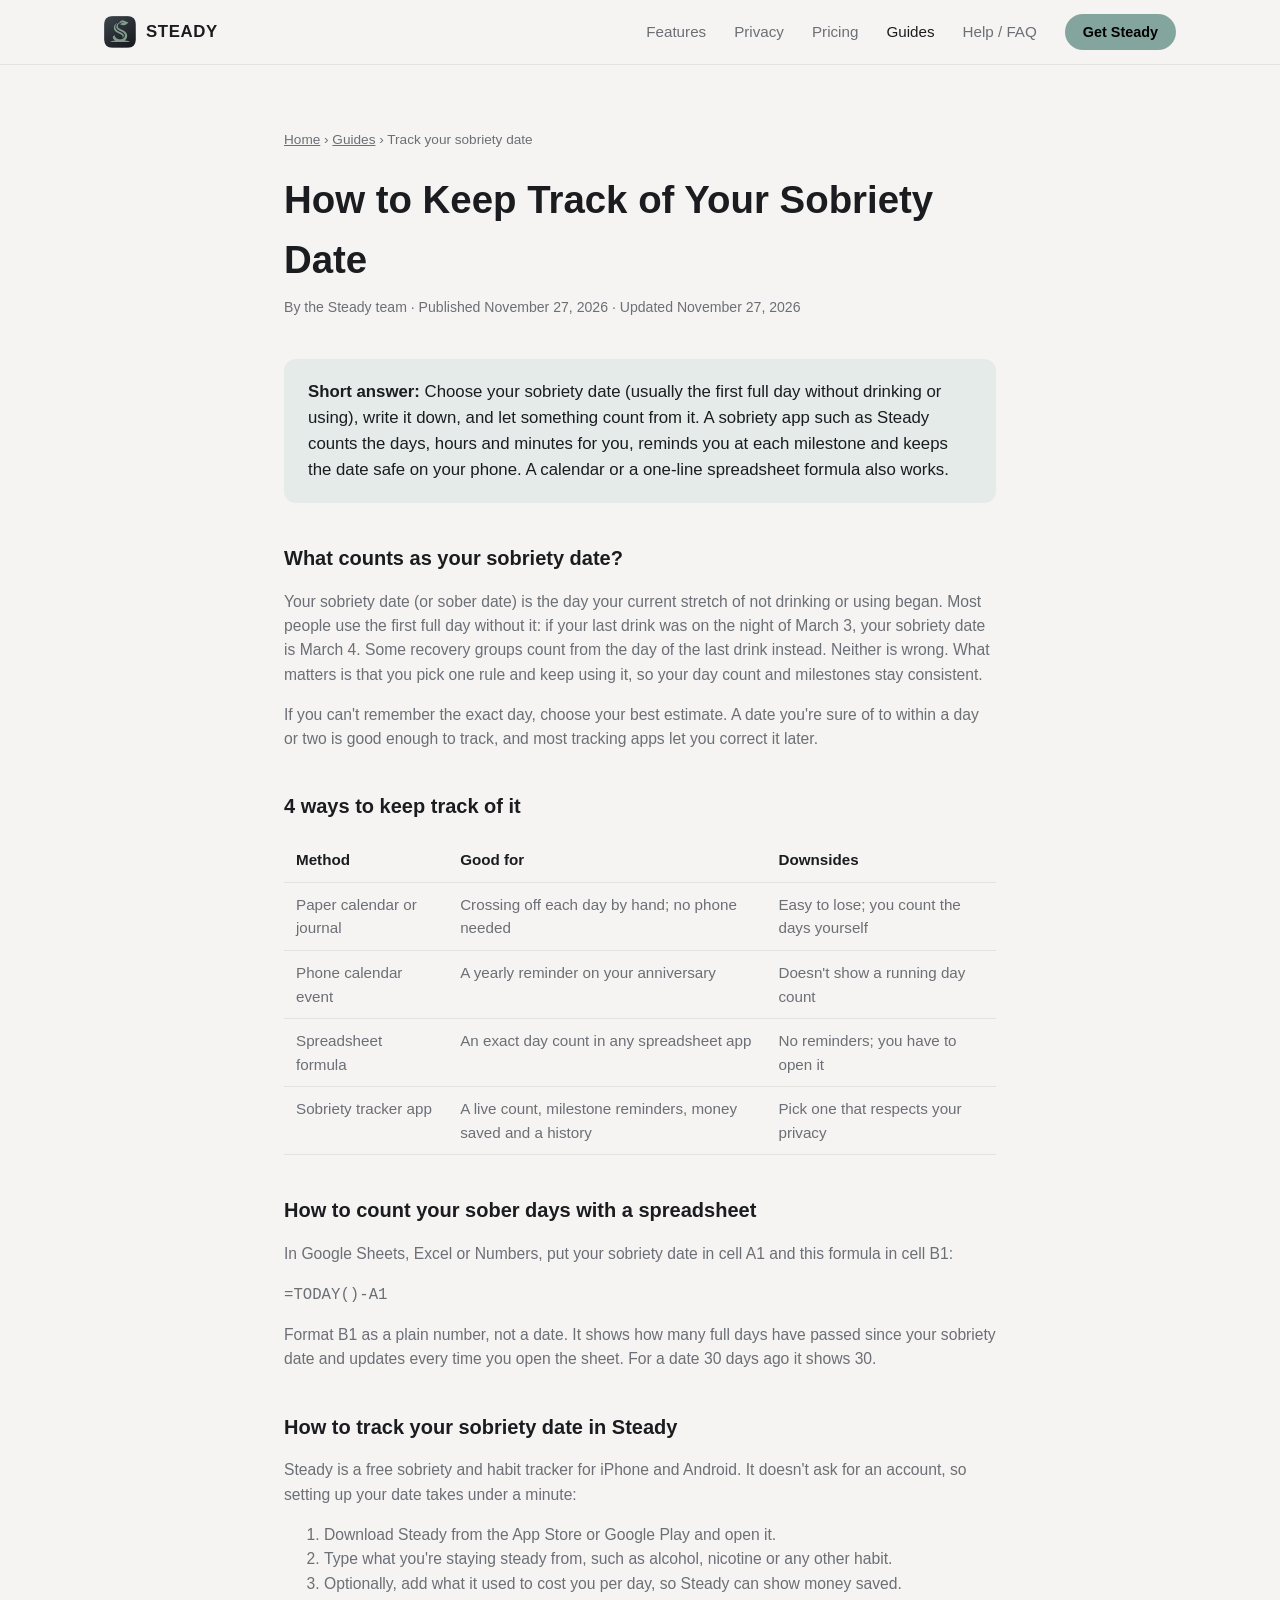
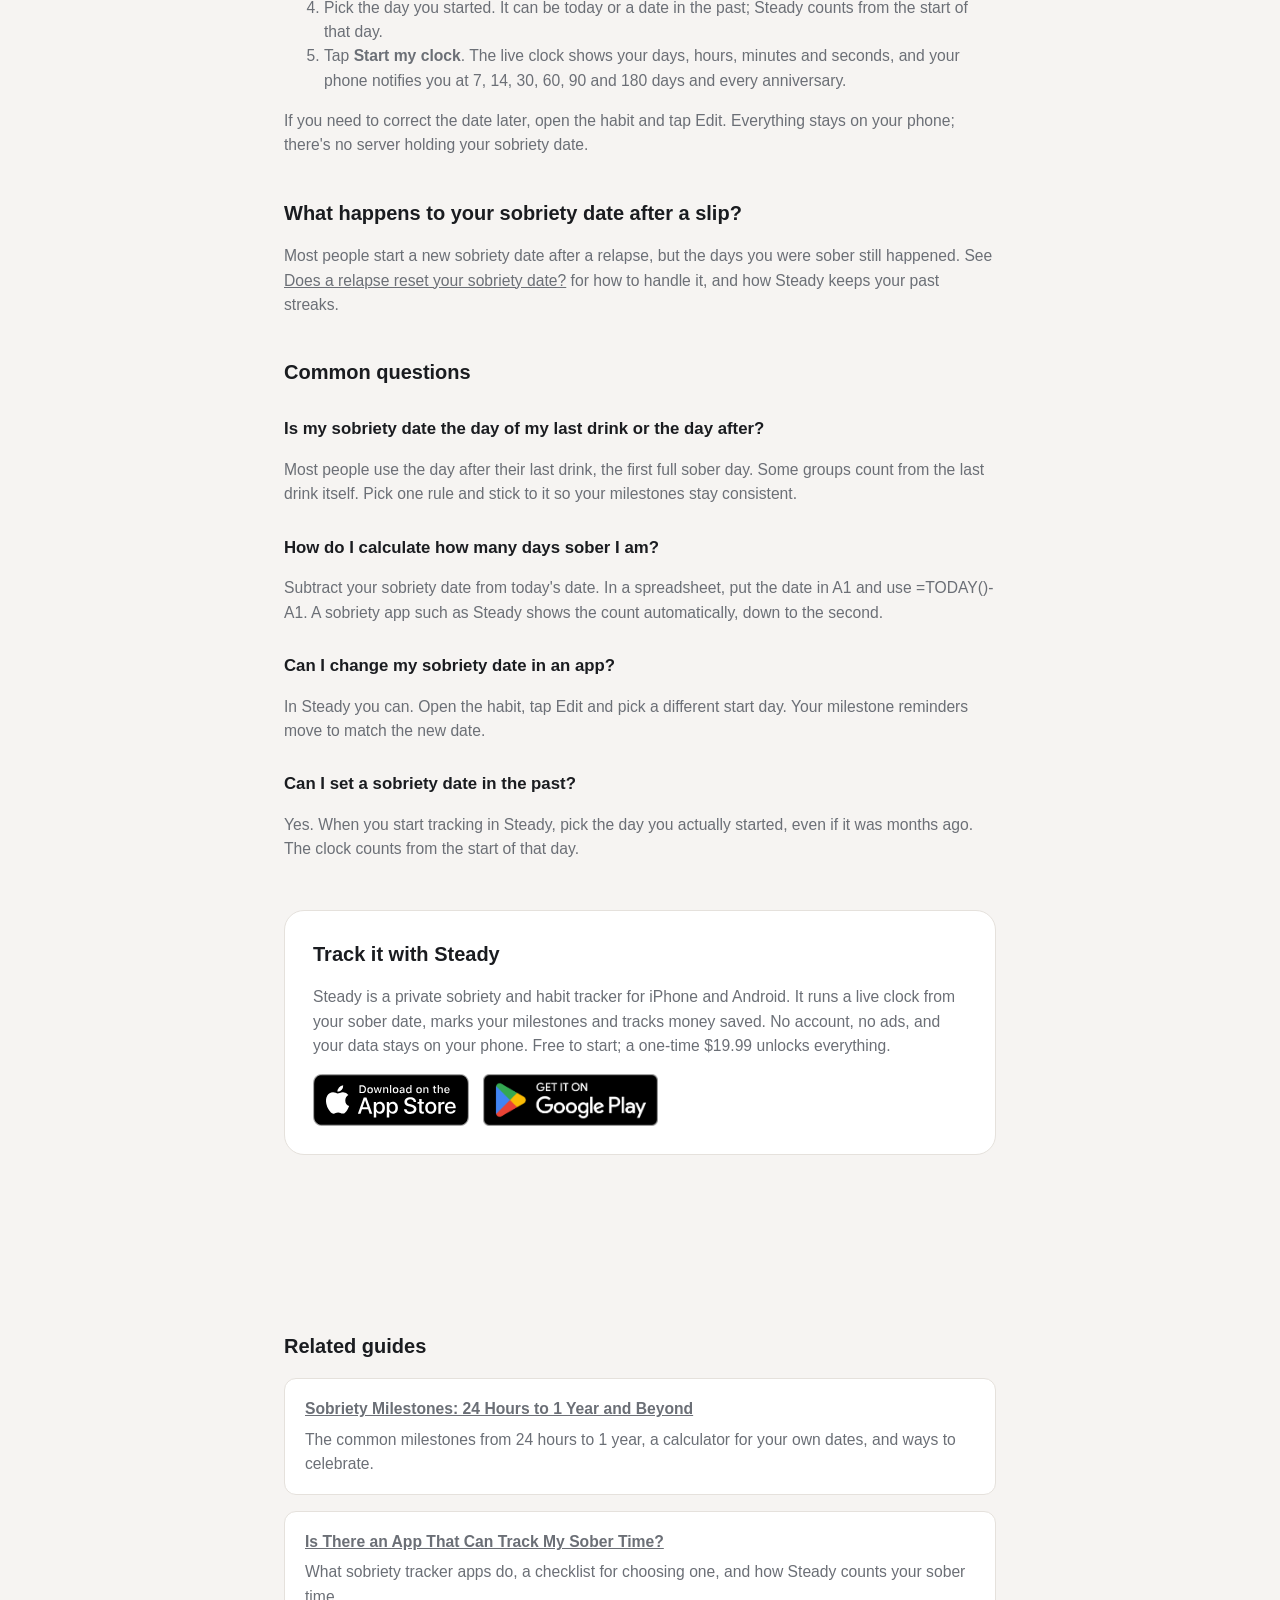
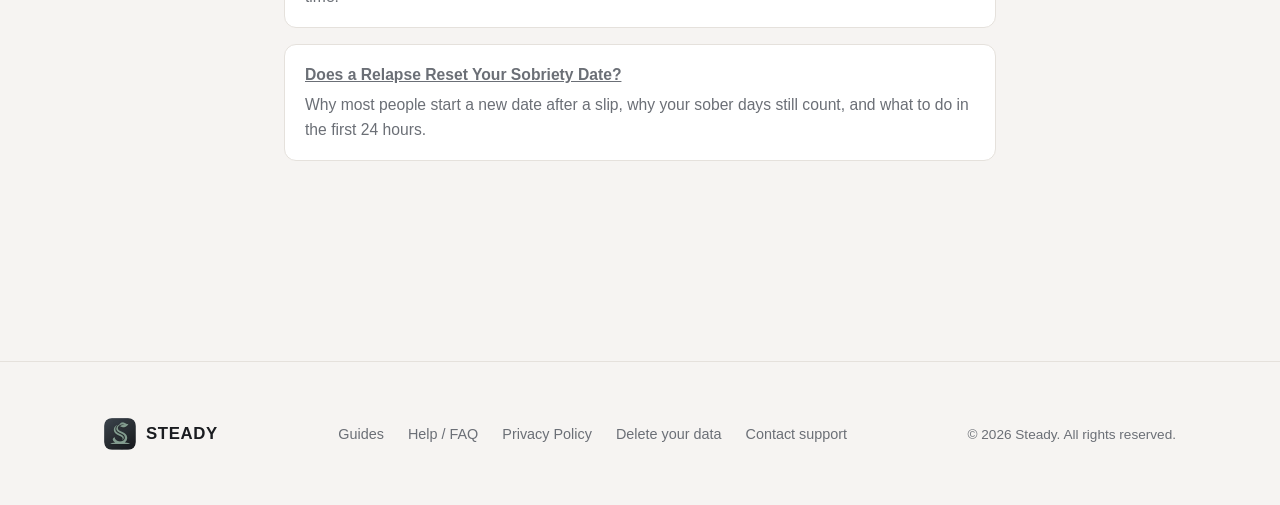
<file: guides/how-to-track-your-sobriety-date.html>
<!doctype html>
<html lang="en">
<head>
  <!-- Google Tag Manager -->
  <script>(function(w,d,s,l,i){w[l]=w[l]||[];w[l].push({'gtm.start':
  new Date().getTime(),event:'gtm.js'});var f=d.getElementsByTagName(s)[0],
  j=d.createElement(s),dl=l!='dataLayer'?'&l='+l:'';j.async=true;j.src=
  'https://www.googletagmanager.com/gtm.js?id='+i+dl;f.parentNode.insertBefore(j,f);
  })(window,document,'script','dataLayer','GTM-TBTCJTLQ');</script>
  <!-- End Google Tag Manager -->
  <meta charset="utf-8" />
  <meta name="viewport" content="width=device-width, initial-scale=1" />
  <title>How to Keep Track of Your Sobriety Date | Steady</title>
  <meta name="description" content="How to pick your sobriety date and keep track of it: paper, calendar, a spreadsheet formula, or a sobriety app that counts days, hours and milestones for you." />
  <meta name="robots" content="index, follow, max-snippet:-1, max-image-preview:large" />
  <link rel="canonical" href="https://steady.lixlink.com/guides/how-to-track-your-sobriety-date.html" />
  <meta property="og:site_name" content="Steady" />
  <meta property="og:type" content="article" />
  <meta property="og:url" content="https://steady.lixlink.com/guides/how-to-track-your-sobriety-date.html" />
  <meta property="og:title" content="How to Keep Track of Your Sobriety Date | Steady" />
  <meta property="og:description" content="How to pick your sobriety date and keep track of it: paper, calendar, a spreadsheet formula, or a sobriety app that counts days, hours and milestones for you." />
  <meta property="og:image" content="https://steady.lixlink.com/assets/img/og-image.jpg" />
  <meta property="og:image:type" content="image/jpeg" />
  <meta property="og:image:width" content="1200" />
  <meta property="og:image:height" content="630" />
  <meta property="og:image:alt" content="Steady: stay steady, one day at a time. A private sobriety and habit tracker." />
  <meta name="twitter:card" content="summary_large_image" />
  <meta name="twitter:title" content="How to Keep Track of Your Sobriety Date | Steady" />
  <meta name="twitter:description" content="How to pick your sobriety date and keep track of it: paper, calendar, a spreadsheet formula, or a sobriety app that counts days, hours and milestones for you." />
  <meta name="twitter:image" content="https://steady.lixlink.com/assets/img/og-image.jpg" />
  <meta name="twitter:image:alt" content="Steady: stay steady, one day at a time. A private sobriety and habit tracker." />
  <link rel="icon" type="image/png" sizes="32x32" href="/assets/img/favicon-32.png" />
  <link rel="icon" type="image/png" sizes="16x16" href="/assets/img/favicon-16.png" />
  <link rel="apple-touch-icon" href="/assets/img/apple-touch-icon.png" />
  <link rel="stylesheet" href="/assets/css/style.css" />
  <script type="application/ld+json">
{
  "@context": "https://schema.org",
  "@type": "Article",
  "@id": "https://steady.lixlink.com/guides/how-to-track-your-sobriety-date.html#article",
  "headline": "How to Keep Track of Your Sobriety Date",
  "description": "How to pick your sobriety date and keep track of it: paper, calendar, a spreadsheet formula, or a sobriety app that counts days, hours and milestones for you.",
  "url": "https://steady.lixlink.com/guides/how-to-track-your-sobriety-date.html",
  "mainEntityOfPage": {
    "@type": "WebPage",
    "@id": "https://steady.lixlink.com/guides/how-to-track-your-sobriety-date.html"
  },
  "image": "https://steady.lixlink.com/assets/img/og-image.jpg",
  "datePublished": "2026-11-27",
  "dateModified": "2026-11-27",
  "inLanguage": "en",
  "author": {
    "@type": "Organization",
    "@id": "https://steady.lixlink.com/#organization",
    "name": "Steady",
    "url": "https://steady.lixlink.com/"
  },
  "publisher": {
    "@id": "https://steady.lixlink.com/#organization"
  },
  "isPartOf": {
    "@id": "https://steady.lixlink.com/#website"
  },
  "about": [
    {
      "@type": "Thing",
      "name": "Sobriety date"
    },
    {
      "@type": "Thing",
      "name": "Sobriety tracking"
    }
  ],
  "mentions": [
    {
      "@id": "https://steady.lixlink.com/#app"
    }
  ],
  "keywords": "sobriety date, track sobriety date, sober date, how many days sober, sobriety counter",
  "speakable": {
    "@type": "SpeakableSpecification",
    "cssSelector": [
      ".answer-box"
    ]
  }
}
  </script>
  <script type="application/ld+json">
{
  "@context": "https://schema.org",
  "@type": "BreadcrumbList",
  "itemListElement": [
    {
      "@type": "ListItem",
      "position": 1,
      "name": "Home",
      "item": "https://steady.lixlink.com/"
    },
    {
      "@type": "ListItem",
      "position": 2,
      "name": "Guides",
      "item": "https://steady.lixlink.com/guides/"
    },
    {
      "@type": "ListItem",
      "position": 3,
      "name": "Track your sobriety date",
      "item": "https://steady.lixlink.com/guides/how-to-track-your-sobriety-date.html"
    }
  ]
}
  </script>
  <script type="application/ld+json">
{
  "@context": "https://schema.org",
  "@type": "FAQPage",
  "@id": "https://steady.lixlink.com/guides/how-to-track-your-sobriety-date.html#faq",
  "mainEntity": [
    {
      "@type": "Question",
      "name": "Is my sobriety date the day of my last drink or the day after?",
      "acceptedAnswer": {
        "@type": "Answer",
        "text": "Most people use the day after their last drink, the first full sober day. Some groups count from the last drink itself. Pick one rule and stick to it so your milestones stay consistent."
      }
    },
    {
      "@type": "Question",
      "name": "How do I calculate how many days sober I am?",
      "acceptedAnswer": {
        "@type": "Answer",
        "text": "Subtract your sobriety date from today's date. In a spreadsheet, put the date in A1 and use =TODAY()-A1. A sobriety app such as Steady shows the count automatically, down to the second."
      }
    },
    {
      "@type": "Question",
      "name": "Can I change my sobriety date in an app?",
      "acceptedAnswer": {
        "@type": "Answer",
        "text": "In Steady you can. Open the habit, tap Edit and pick a different start day. Your milestone reminders move to match the new date."
      }
    },
    {
      "@type": "Question",
      "name": "Can I set a sobriety date in the past?",
      "acceptedAnswer": {
        "@type": "Answer",
        "text": "Yes. When you start tracking in Steady, pick the day you actually started, even if it was months ago. The clock counts from the start of that day."
      }
    }
  ]
}
  </script>
</head>
<body>
  <!-- Google Tag Manager (noscript) -->
  <noscript><iframe src="https://www.googletagmanager.com/ns.html?id=GTM-TBTCJTLQ"
  height="0" width="0" style="display:none;visibility:hidden"></iframe></noscript>
  <!-- End Google Tag Manager (noscript) -->
  <header class="site-header">
    <nav class="nav wrap">
      <a class="brand" href="/">
        <img src="/assets/img/icon-512.png" alt="" width="32" height="32" />
        <span>Steady</span>
      </a>
      <button class="nav-toggle" aria-label="Toggle navigation" aria-expanded="false">☰</button>
      <ul class="nav-links">
        <li><a href="/#features">Features</a></li>
        <li><a href="/#privacy">Privacy</a></li>
        <li><a href="/#pricing">Pricing</a></li>
        <li><a class="active" href="/guides/">Guides</a></li>
        <li><a href="/faq.html">Help / FAQ</a></li>
        <li><a class="nav-cta" href="/#download">Get Steady</a></li>
      </ul>
    </nav>
  </header>

  <main class="wrap content-page guide">
    <nav class="breadcrumbs" aria-label="Breadcrumb">
      <a href="/">Home</a> › <a href="/guides/">Guides</a> › <span aria-current="page">Track your sobriety date</span>
    </nav>
    <article>
      <h1>How to Keep Track of Your Sobriety Date</h1>
      <p class="updated">By the Steady team · Published <time datetime="2026-11-27">November 27, 2026</time> · Updated <time datetime="2026-11-27">November 27, 2026</time></p>

      <div class="answer-box">
        <p><strong>Short answer:</strong> Choose your sobriety date (usually the first full day without drinking or using), write it down, and let something count from it. A sobriety app such as Steady counts the days, hours and minutes for you, reminds you at each milestone and keeps the date safe on your phone. A calendar or a one-line spreadsheet formula also works.</p>
      </div>

      <h2>What counts as your sobriety date?</h2>
      <p>Your sobriety date (or sober date) is the day your current stretch of not drinking or
      using began. Most people use the first full day without it: if your last drink was on the
      night of March 3, your sobriety date is March 4. Some recovery groups count from the day of
      the last drink instead. Neither is wrong. What matters is that you pick one rule and keep
      using it, so your day count and milestones stay consistent.</p>
      <p>If you can't remember the exact day, choose your best estimate. A date you're sure of to
      within a day or two is good enough to track, and most tracking apps let you correct it later.</p>

      <h2>4 ways to keep track of it</h2>
      <div class="table-scroll">
        <table class="guide-table">
          <thead><tr><th>Method</th><th>Good for</th><th>Downsides</th></tr></thead>
          <tbody>
            <tr><td data-label="Method">Paper calendar or journal</td><td data-label="Good for">Crossing off each day by hand; no phone needed</td><td data-label="Downsides">Easy to lose; you count the days yourself</td></tr>
            <tr><td data-label="Method">Phone calendar event</td><td data-label="Good for">A yearly reminder on your anniversary</td><td data-label="Downsides">Doesn't show a running day count</td></tr>
            <tr><td data-label="Method">Spreadsheet formula</td><td data-label="Good for">An exact day count in any spreadsheet app</td><td data-label="Downsides">No reminders; you have to open it</td></tr>
            <tr><td data-label="Method">Sobriety tracker app</td><td data-label="Good for">A live count, milestone reminders, money saved and a history</td><td data-label="Downsides">Pick one that respects your privacy</td></tr>
          </tbody>
        </table>
      </div>

      <h2>How to count your sober days with a spreadsheet</h2>
      <p>In Google Sheets, Excel or Numbers, put your sobriety date in cell A1 and this formula in
      cell B1:</p>
      <p><code>=TODAY()-A1</code></p>
      <p>Format B1 as a plain number, not a date. It shows how many full days have passed since your
      sobriety date and updates every time you open the sheet. For a date 30 days ago it shows 30.</p>

      <h2>How to track your sobriety date in Steady</h2>
      <p>Steady is a free sobriety and habit tracker for iPhone and Android. It doesn't ask for an
      account, so setting up your date takes under a minute:</p>
      <ol>
        <li>Download Steady from the App Store or Google Play and open it.</li>
        <li>Type what you're staying steady from, such as alcohol, nicotine or any other habit.</li>
        <li>Optionally, add what it used to cost you per day, so Steady can show money saved.</li>
        <li>Pick the day you started. It can be today or a date in the past; Steady counts from the
        start of that day.</li>
        <li>Tap <strong>Start my clock</strong>. The live clock shows your days, hours, minutes and
        seconds, and your phone notifies you at 7, 14, 30, 60, 90 and 180 days and every
        anniversary.</li>
      </ol>
      <p>If you need to correct the date later, open the habit and tap Edit. Everything stays on
      your phone; there's no server holding your sobriety date.</p>

      <h2>What happens to your sobriety date after a slip?</h2>
      <p>Most people start a new sobriety date after a relapse, but the days you were sober still
      happened. See <a href="/guides/does-a-relapse-reset-your-sobriety-date.html">Does a relapse
      reset your sobriety date?</a> for how to handle it, and how Steady keeps your past streaks.</p>

      <h2 id="faq">Common questions</h2>
      <h3>Is my sobriety date the day of my last drink or the day after?</h3>
      <p>Most people use the day after their last drink, the first full sober day. Some groups count from the last drink itself. Pick one rule and stick to it so your milestones stay consistent.</p>
      <h3>How do I calculate how many days sober I am?</h3>
      <p>Subtract your sobriety date from today&#x27;s date. In a spreadsheet, put the date in A1 and use =TODAY()-A1. A sobriety app such as Steady shows the count automatically, down to the second.</p>
      <h3>Can I change my sobriety date in an app?</h3>
      <p>In Steady you can. Open the habit, tap Edit and pick a different start day. Your milestone reminders move to match the new date.</p>
      <h3>Can I set a sobriety date in the past?</h3>
      <p>Yes. When you start tracking in Steady, pick the day you actually started, even if it was months ago. The clock counts from the start of that day.</p>

      <section class="guide-cta" aria-labelledby="cta-how-to-track-your-sobriety-date">
        <h2 id="cta-how-to-track-your-sobriety-date">Track it with Steady</h2>
        <p>Steady is a private sobriety and habit tracker for iPhone and Android. It runs a live clock from your sober date, marks your milestones and tracks money saved. No account, no ads, and your data stays on your phone. Free to start; a one-time $19.99 unlocks everything.</p>
        <div class="hero-actions">
          <a class="store-badge" href="https://apps.apple.com/app/apple-store/id6817491189?pt=129534275&amp;ct=site_guides&amp;mt=8" rel="noopener" aria-label="Download Steady on the App Store">
            <img src="/assets/img/badge-app-store.svg" width="160" height="53" loading="lazy" alt="Download on the App Store" />
          </a>
          <a class="store-badge" href="https://play.google.com/store/apps/details?id=com.lixlink.steady&amp;utm_source=steady.lixlink.com&amp;utm_medium=website&amp;utm_campaign=site_guides&amp;utm_content=how-to-track-your-sobriety-date&amp;referrer=utm_source%3Dsteady.lixlink.com%26utm_medium%3Dwebsite%26utm_campaign%3Dsite_guides%26utm_content%3Dhow-to-track-your-sobriety-date" rel="noopener" aria-label="Get Steady on Google Play">
            <img src="/assets/img/badge-google-play.png" width="160" height="48" loading="lazy" alt="Get it on Google Play" />
          </a>
        </div>
      </section>
    </article>

    <section class="related" aria-labelledby="related">
      <h2 id="related">Related guides</h2>
      <ul class="guide-list">
        <li><a href="/guides/sobriety-milestones.html">Sobriety Milestones: 24 Hours to 1 Year and Beyond</a><p>The common milestones from 24 hours to 1 year, a calculator for your own dates, and ways to celebrate.</p></li>
        <li><a href="/guides/app-to-track-sober-time.html">Is There an App That Can Track My Sober Time?</a><p>What sobriety tracker apps do, a checklist for choosing one, and how Steady counts your sober time.</p></li>
        <li><a href="/guides/does-a-relapse-reset-your-sobriety-date.html">Does a Relapse Reset Your Sobriety Date?</a><p>Why most people start a new date after a slip, why your sober days still count, and what to do in the first 24 hours.</p></li>
      </ul>
    </section>
  </main>

  <footer>
    <div class="wrap footer-inner">
      <a class="brand" href="/">
        <img src="/assets/img/icon-512.png" alt="" width="28" height="28" />
        <span>Steady</span>
      </a>
      <ul class="footer-links">
        <li><a href="/guides/">Guides</a></li>
        <li><a href="/faq.html">Help / FAQ</a></li>
        <li><a href="/privacy.html">Privacy Policy</a></li>
        <li><a href="/delete-data.html">Delete your data</a></li>
        <li><a href="mailto:steady-support@lixlink.com">Contact support</a></li>
      </ul>
      <p class="footer-copy">© <span id="year"></span> Steady. All rights reserved.</p>
    </div>
  </footer>

  <script>document.getElementById('year').textContent = new Date().getFullYear();</script>
  <script src="/assets/js/main.js"></script>
</body>
</html>
</file>
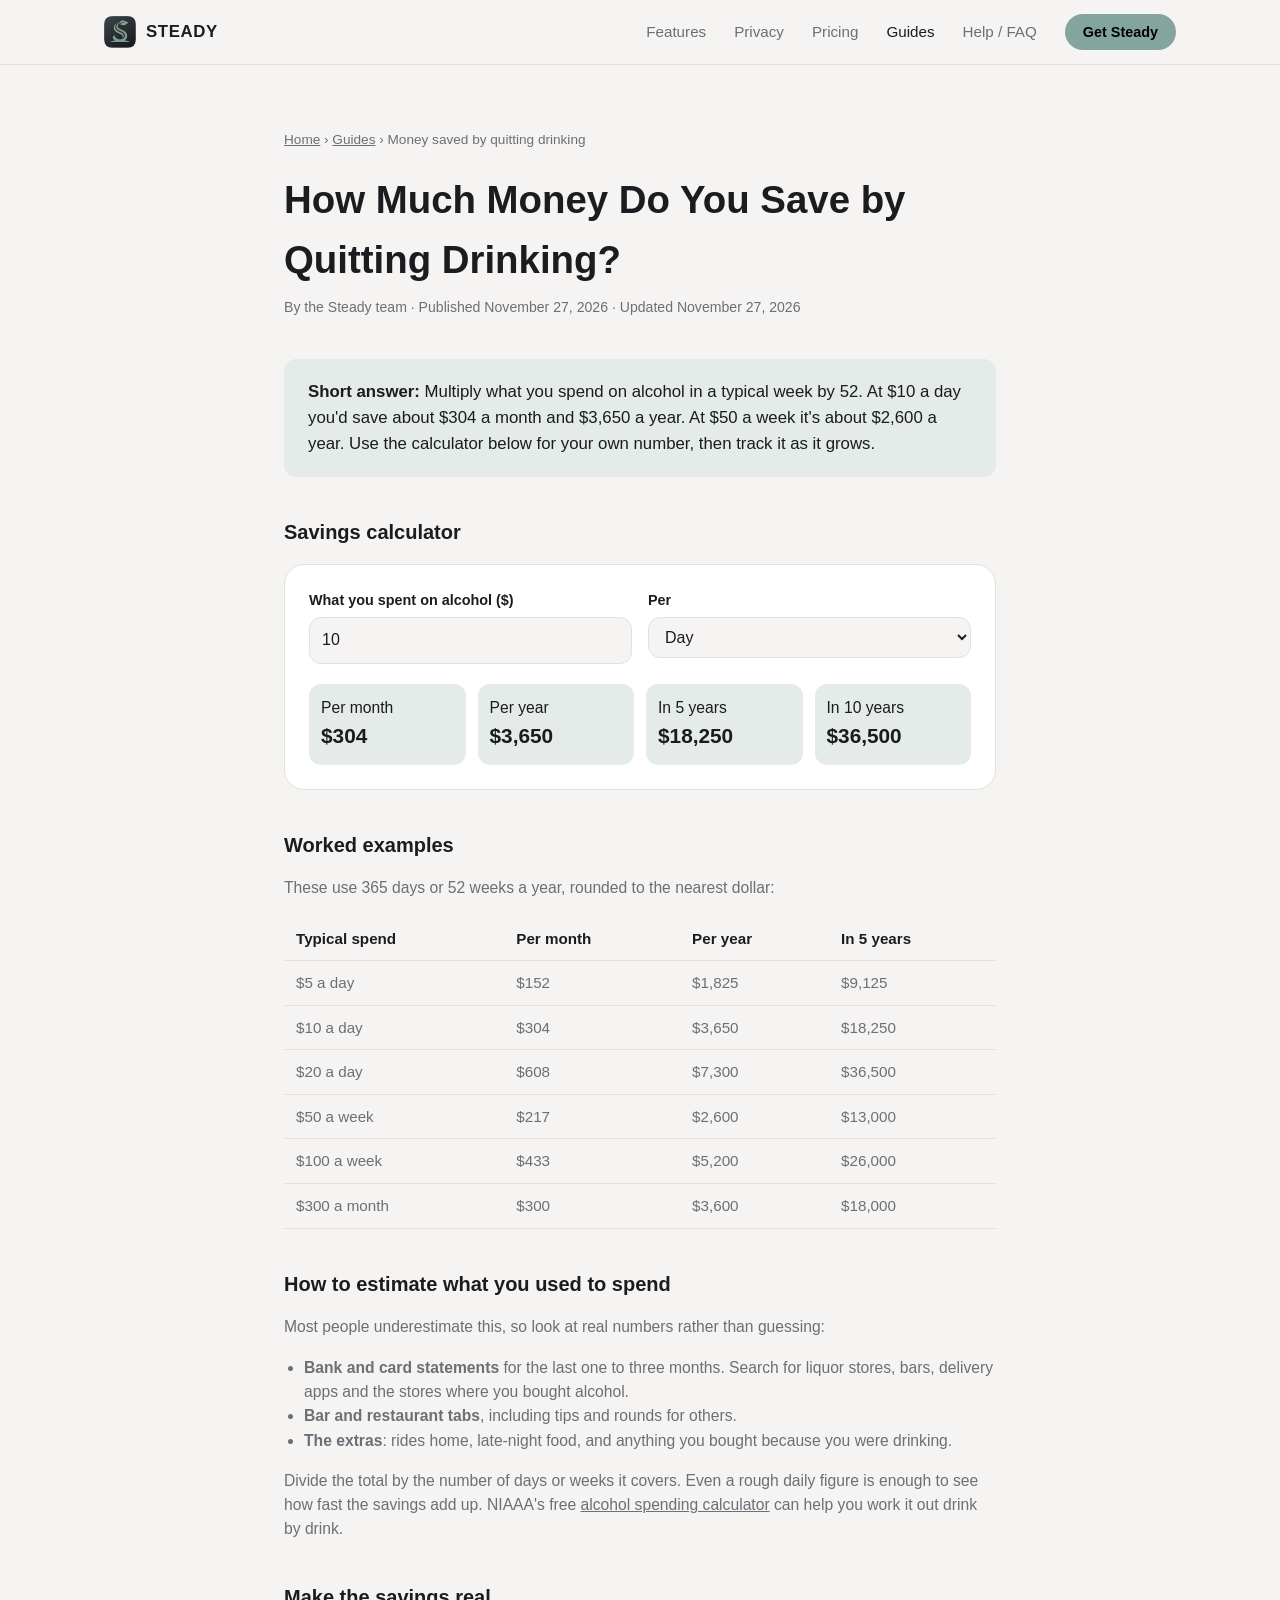
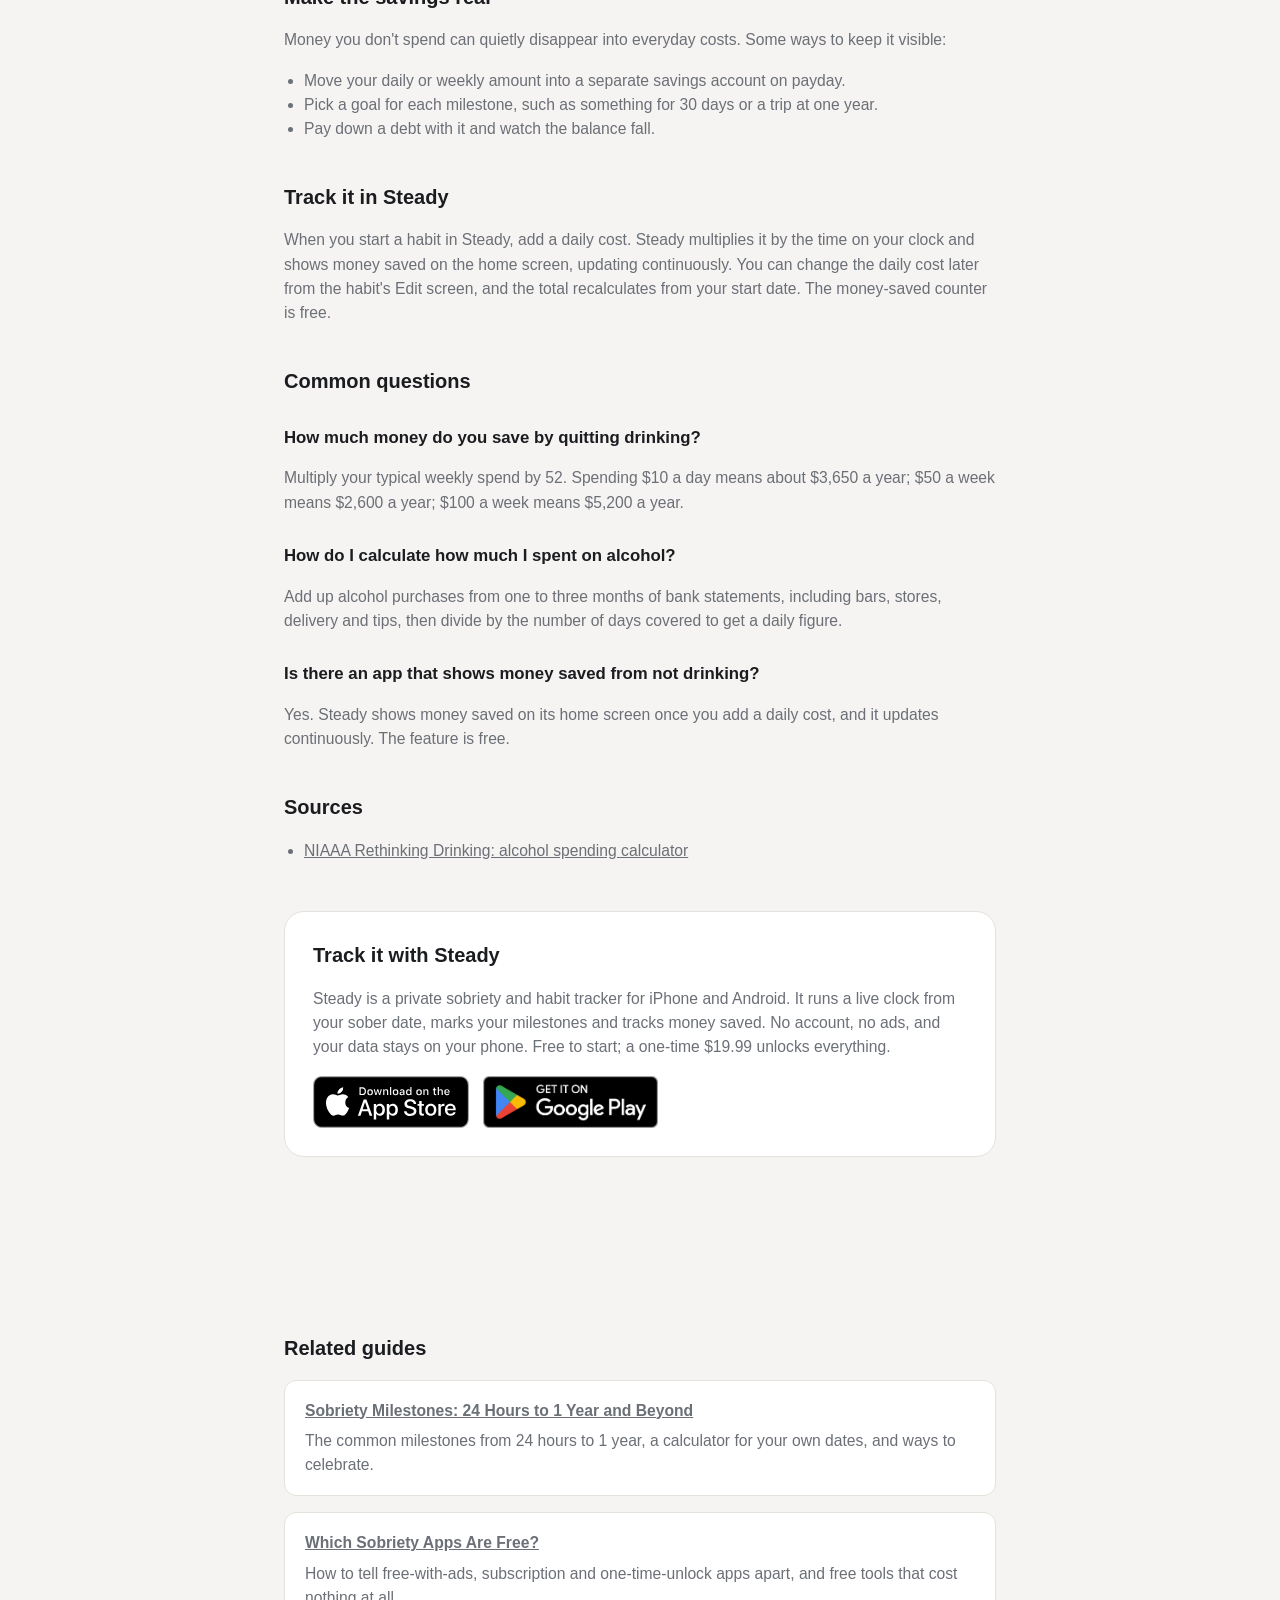
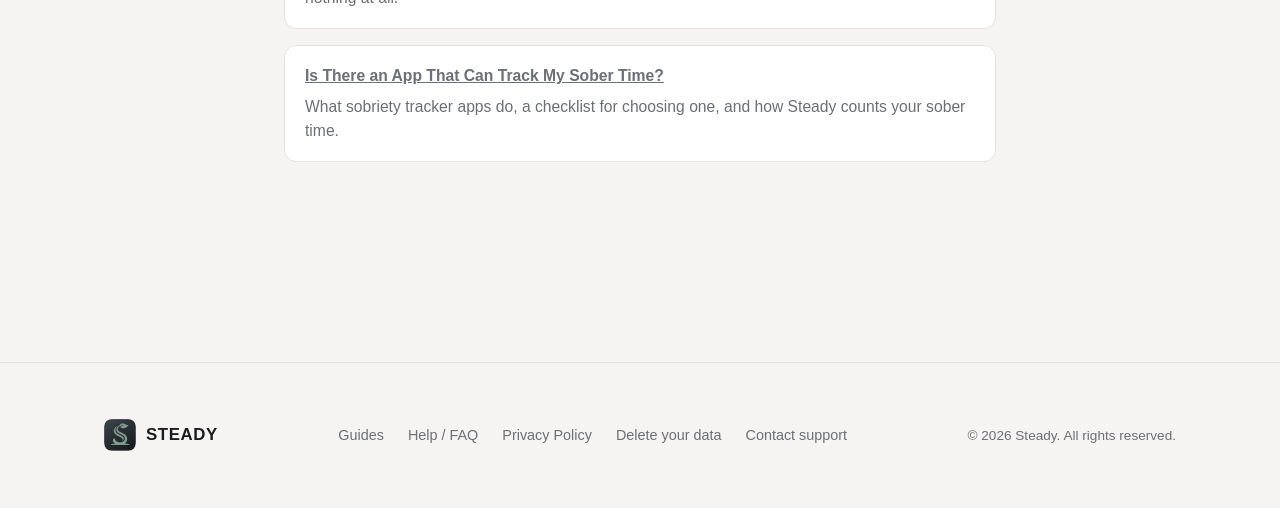
<file: guides/money-saved-quitting-drinking.html>
<!doctype html>
<html lang="en">
<head>
  <!-- Google Tag Manager -->
  <script>(function(w,d,s,l,i){w[l]=w[l]||[];w[l].push({'gtm.start':
  new Date().getTime(),event:'gtm.js'});var f=d.getElementsByTagName(s)[0],
  j=d.createElement(s),dl=l!='dataLayer'?'&l='+l:'';j.async=true;j.src=
  'https://www.googletagmanager.com/gtm.js?id='+i+dl;f.parentNode.insertBefore(j,f);
  })(window,document,'script','dataLayer','GTM-TBTCJTLQ');</script>
  <!-- End Google Tag Manager -->
  <meta charset="utf-8" />
  <meta name="viewport" content="width=device-width, initial-scale=1" />
  <title>Money Saved by Quitting Drinking: Calculator | Steady</title>
  <meta name="description" content="Work out how much you save by quitting drinking per month, year and five years. A free calculator, worked examples, and how to track savings as they grow." />
  <meta name="robots" content="index, follow, max-snippet:-1, max-image-preview:large" />
  <link rel="canonical" href="https://steady.lixlink.com/guides/money-saved-quitting-drinking.html" />
  <meta property="og:site_name" content="Steady" />
  <meta property="og:type" content="article" />
  <meta property="og:url" content="https://steady.lixlink.com/guides/money-saved-quitting-drinking.html" />
  <meta property="og:title" content="Money Saved by Quitting Drinking: Calculator | Steady" />
  <meta property="og:description" content="Work out how much you save by quitting drinking per month, year and five years. A free calculator, worked examples, and how to track savings as they grow." />
  <meta property="og:image" content="https://steady.lixlink.com/assets/img/og-image.jpg" />
  <meta property="og:image:type" content="image/jpeg" />
  <meta property="og:image:width" content="1200" />
  <meta property="og:image:height" content="630" />
  <meta property="og:image:alt" content="Steady: stay steady, one day at a time. A private sobriety and habit tracker." />
  <meta name="twitter:card" content="summary_large_image" />
  <meta name="twitter:title" content="Money Saved by Quitting Drinking: Calculator | Steady" />
  <meta name="twitter:description" content="Work out how much you save by quitting drinking per month, year and five years. A free calculator, worked examples, and how to track savings as they grow." />
  <meta name="twitter:image" content="https://steady.lixlink.com/assets/img/og-image.jpg" />
  <meta name="twitter:image:alt" content="Steady: stay steady, one day at a time. A private sobriety and habit tracker." />
  <link rel="icon" type="image/png" sizes="32x32" href="/assets/img/favicon-32.png" />
  <link rel="icon" type="image/png" sizes="16x16" href="/assets/img/favicon-16.png" />
  <link rel="apple-touch-icon" href="/assets/img/apple-touch-icon.png" />
  <link rel="stylesheet" href="/assets/css/style.css" />
  <script type="application/ld+json">
{
  "@context": "https://schema.org",
  "@type": "Article",
  "@id": "https://steady.lixlink.com/guides/money-saved-quitting-drinking.html#article",
  "headline": "How Much Money Do You Save by Quitting Drinking?",
  "description": "Work out how much you save by quitting drinking per month, year and five years. A free calculator, worked examples, and how to track savings as they grow.",
  "url": "https://steady.lixlink.com/guides/money-saved-quitting-drinking.html",
  "mainEntityOfPage": {
    "@type": "WebPage",
    "@id": "https://steady.lixlink.com/guides/money-saved-quitting-drinking.html"
  },
  "image": "https://steady.lixlink.com/assets/img/og-image.jpg",
  "datePublished": "2026-11-27",
  "dateModified": "2026-11-27",
  "inLanguage": "en",
  "author": {
    "@type": "Organization",
    "@id": "https://steady.lixlink.com/#organization",
    "name": "Steady",
    "url": "https://steady.lixlink.com/"
  },
  "publisher": {
    "@id": "https://steady.lixlink.com/#organization"
  },
  "isPartOf": {
    "@id": "https://steady.lixlink.com/#website"
  },
  "about": [
    {
      "@type": "Thing",
      "name": "Money saved by quitting drinking"
    },
    {
      "@type": "Thing",
      "name": "Cost of alcohol"
    }
  ],
  "mentions": [
    {
      "@id": "https://steady.lixlink.com/#app"
    },
    {
      "@type": "CreativeWork",
      "name": "NIAAA Rethinking Drinking: alcohol spending calculator",
      "url": "https://rethinkingdrinking.niaaa.nih.gov/tools/calculators/alcohol-spending-calculator"
    }
  ],
  "keywords": "money saved quitting drinking, how much money do you save by quitting drinking, alcohol spending calculator, sobriety savings calculator",
  "speakable": {
    "@type": "SpeakableSpecification",
    "cssSelector": [
      ".answer-box"
    ]
  },
  "citation": [
    "https://rethinkingdrinking.niaaa.nih.gov/tools/calculators/alcohol-spending-calculator"
  ]
}
  </script>
  <script type="application/ld+json">
{
  "@context": "https://schema.org",
  "@type": "BreadcrumbList",
  "itemListElement": [
    {
      "@type": "ListItem",
      "position": 1,
      "name": "Home",
      "item": "https://steady.lixlink.com/"
    },
    {
      "@type": "ListItem",
      "position": 2,
      "name": "Guides",
      "item": "https://steady.lixlink.com/guides/"
    },
    {
      "@type": "ListItem",
      "position": 3,
      "name": "Money saved by quitting drinking",
      "item": "https://steady.lixlink.com/guides/money-saved-quitting-drinking.html"
    }
  ]
}
  </script>
  <script type="application/ld+json">
{
  "@context": "https://schema.org",
  "@type": "FAQPage",
  "@id": "https://steady.lixlink.com/guides/money-saved-quitting-drinking.html#faq",
  "mainEntity": [
    {
      "@type": "Question",
      "name": "How much money do you save by quitting drinking?",
      "acceptedAnswer": {
        "@type": "Answer",
        "text": "Multiply your typical weekly spend by 52. Spending $10 a day means about $3,650 a year; $50 a week means $2,600 a year; $100 a week means $5,200 a year."
      }
    },
    {
      "@type": "Question",
      "name": "How do I calculate how much I spent on alcohol?",
      "acceptedAnswer": {
        "@type": "Answer",
        "text": "Add up alcohol purchases from one to three months of bank statements, including bars, stores, delivery and tips, then divide by the number of days covered to get a daily figure."
      }
    },
    {
      "@type": "Question",
      "name": "Is there an app that shows money saved from not drinking?",
      "acceptedAnswer": {
        "@type": "Answer",
        "text": "Yes. Steady shows money saved on its home screen once you add a daily cost, and it updates continuously. The feature is free."
      }
    }
  ]
}
  </script>
</head>
<body>
  <!-- Google Tag Manager (noscript) -->
  <noscript><iframe src="https://www.googletagmanager.com/ns.html?id=GTM-TBTCJTLQ"
  height="0" width="0" style="display:none;visibility:hidden"></iframe></noscript>
  <!-- End Google Tag Manager (noscript) -->
  <header class="site-header">
    <nav class="nav wrap">
      <a class="brand" href="/">
        <img src="/assets/img/icon-512.png" alt="" width="32" height="32" />
        <span>Steady</span>
      </a>
      <button class="nav-toggle" aria-label="Toggle navigation" aria-expanded="false">☰</button>
      <ul class="nav-links">
        <li><a href="/#features">Features</a></li>
        <li><a href="/#privacy">Privacy</a></li>
        <li><a href="/#pricing">Pricing</a></li>
        <li><a class="active" href="/guides/">Guides</a></li>
        <li><a href="/faq.html">Help / FAQ</a></li>
        <li><a class="nav-cta" href="/#download">Get Steady</a></li>
      </ul>
    </nav>
  </header>

  <main class="wrap content-page guide">
    <nav class="breadcrumbs" aria-label="Breadcrumb">
      <a href="/">Home</a> › <a href="/guides/">Guides</a> › <span aria-current="page">Money saved by quitting drinking</span>
    </nav>
    <article>
      <h1>How Much Money Do You Save by Quitting Drinking?</h1>
      <p class="updated">By the Steady team · Published <time datetime="2026-11-27">November 27, 2026</time> · Updated <time datetime="2026-11-27">November 27, 2026</time></p>

      <div class="answer-box">
        <p><strong>Short answer:</strong> Multiply what you spend on alcohol in a typical week by 52. At $10 a day you'd save about $304 a month and $3,650 a year. At $50 a week it's about $2,600 a year. Use the calculator below for your own number, then track it as it grows.</p>
      </div>

      <h2>Savings calculator</h2>
      <div class="calc">
        <div class="calc-fields">
          <div>
            <label for="calc-amount">What you spent on alcohol ($)</label>
            <input type="number" id="calc-amount" min="0" step="1" value="10" inputmode="decimal" />
          </div>
          <div>
            <label for="calc-period">Per</label>
            <select id="calc-period">
              <option value="day" selected>Day</option>
              <option value="week">Week</option>
              <option value="month">Month</option>
            </select>
          </div>
        </div>
        <ul class="calc-results" id="calc-out" aria-live="polite" hidden>
          <li>Per month<strong id="calc-month"></strong></li>
          <li>Per year<strong id="calc-year"></strong></li>
          <li>In 5 years<strong id="calc-five"></strong></li>
          <li>In 10 years<strong id="calc-ten"></strong></li>
        </ul>
      </div>

      <h2>Worked examples</h2>
      <p>These use 365 days or 52 weeks a year, rounded to the nearest dollar:</p>
      <div class="table-scroll">
        <table class="guide-table">
          <thead><tr><th>Typical spend</th><th>Per month</th><th>Per year</th><th>In 5 years</th></tr></thead>
          <tbody>
            <tr><td data-label="Typical spend">$5 a day</td><td data-label="Per month">$152</td><td data-label="Per year">$1,825</td><td data-label="In 5 years">$9,125</td></tr>
            <tr><td data-label="Typical spend">$10 a day</td><td data-label="Per month">$304</td><td data-label="Per year">$3,650</td><td data-label="In 5 years">$18,250</td></tr>
            <tr><td data-label="Typical spend">$20 a day</td><td data-label="Per month">$608</td><td data-label="Per year">$7,300</td><td data-label="In 5 years">$36,500</td></tr>
            <tr><td data-label="Typical spend">$50 a week</td><td data-label="Per month">$217</td><td data-label="Per year">$2,600</td><td data-label="In 5 years">$13,000</td></tr>
            <tr><td data-label="Typical spend">$100 a week</td><td data-label="Per month">$433</td><td data-label="Per year">$5,200</td><td data-label="In 5 years">$26,000</td></tr>
            <tr><td data-label="Typical spend">$300 a month</td><td data-label="Per month">$300</td><td data-label="Per year">$3,600</td><td data-label="In 5 years">$18,000</td></tr>
          </tbody>
        </table>
      </div>

      <h2>How to estimate what you used to spend</h2>
      <p>Most people underestimate this, so look at real numbers rather than guessing:</p>
      <ul>
        <li><strong>Bank and card statements</strong> for the last one to three months. Search for
        liquor stores, bars, delivery apps and the stores where you bought alcohol.</li>
        <li><strong>Bar and restaurant tabs</strong>, including tips and rounds for others.</li>
        <li><strong>The extras</strong>: rides home, late-night food, and anything you bought because
        you were drinking.</li>
      </ul>
      <p>Divide the total by the number of days or weeks it covers. Even a rough daily figure is
      enough to see how fast the savings add up. NIAAA's free
      <a href="https://rethinkingdrinking.niaaa.nih.gov/tools/calculators/alcohol-spending-calculator" rel="noopener">alcohol spending calculator</a>
      can help you work it out drink by drink.</p>

      <h2>Make the savings real</h2>
      <p>Money you don't spend can quietly disappear into everyday costs. Some ways to keep it
      visible:</p>
      <ul>
        <li>Move your daily or weekly amount into a separate savings account on payday.</li>
        <li>Pick a goal for each milestone, such as something for 30 days or a trip at one year.</li>
        <li>Pay down a debt with it and watch the balance fall.</li>
      </ul>

      <h2>Track it in Steady</h2>
      <p>When you start a habit in Steady, add a daily cost. Steady multiplies it by the time on your
      clock and shows money saved on the home screen, updating continuously. You can change the
      daily cost later from the habit's Edit screen, and the total recalculates from your start
      date. The money-saved counter is free.</p>

      <h2 id="faq">Common questions</h2>
      <h3>How much money do you save by quitting drinking?</h3>
      <p>Multiply your typical weekly spend by 52. Spending $10 a day means about $3,650 a year; $50 a week means $2,600 a year; $100 a week means $5,200 a year.</p>
      <h3>How do I calculate how much I spent on alcohol?</h3>
      <p>Add up alcohol purchases from one to three months of bank statements, including bars, stores, delivery and tips, then divide by the number of days covered to get a daily figure.</p>
      <h3>Is there an app that shows money saved from not drinking?</h3>
      <p>Yes. Steady shows money saved on its home screen once you add a daily cost, and it updates continuously. The feature is free.</p>

      <h2 id="sources">Sources</h2>
      <ul>
        <li><a href="https://rethinkingdrinking.niaaa.nih.gov/tools/calculators/alcohol-spending-calculator" rel="noopener">NIAAA Rethinking Drinking: alcohol spending calculator</a></li>
      </ul>

      <section class="guide-cta" aria-labelledby="cta-money-saved-quitting-drinking">
        <h2 id="cta-money-saved-quitting-drinking">Track it with Steady</h2>
        <p>Steady is a private sobriety and habit tracker for iPhone and Android. It runs a live clock from your sober date, marks your milestones and tracks money saved. No account, no ads, and your data stays on your phone. Free to start; a one-time $19.99 unlocks everything.</p>
        <div class="hero-actions">
          <a class="store-badge" href="https://apps.apple.com/app/apple-store/id6817491189?pt=129534275&amp;ct=site_guides&amp;mt=8" rel="noopener" aria-label="Download Steady on the App Store">
            <img src="/assets/img/badge-app-store.svg" width="160" height="53" loading="lazy" alt="Download on the App Store" />
          </a>
          <a class="store-badge" href="https://play.google.com/store/apps/details?id=com.lixlink.steady&amp;utm_source=steady.lixlink.com&amp;utm_medium=website&amp;utm_campaign=site_guides&amp;utm_content=money-saved-quitting-drinking&amp;referrer=utm_source%3Dsteady.lixlink.com%26utm_medium%3Dwebsite%26utm_campaign%3Dsite_guides%26utm_content%3Dmoney-saved-quitting-drinking" rel="noopener" aria-label="Get Steady on Google Play">
            <img src="/assets/img/badge-google-play.png" width="160" height="48" loading="lazy" alt="Get it on Google Play" />
          </a>
        </div>
      </section>
    </article>

    <section class="related" aria-labelledby="related">
      <h2 id="related">Related guides</h2>
      <ul class="guide-list">
        <li><a href="/guides/sobriety-milestones.html">Sobriety Milestones: 24 Hours to 1 Year and Beyond</a><p>The common milestones from 24 hours to 1 year, a calculator for your own dates, and ways to celebrate.</p></li>
        <li><a href="/guides/free-sobriety-apps.html">Which Sobriety Apps Are Free?</a><p>How to tell free-with-ads, subscription and one-time-unlock apps apart, and free tools that cost nothing at all.</p></li>
        <li><a href="/guides/app-to-track-sober-time.html">Is There an App That Can Track My Sober Time?</a><p>What sobriety tracker apps do, a checklist for choosing one, and how Steady counts your sober time.</p></li>
      </ul>
    </section>
  </main>

  <footer>
    <div class="wrap footer-inner">
      <a class="brand" href="/">
        <img src="/assets/img/icon-512.png" alt="" width="28" height="28" />
        <span>Steady</span>
      </a>
      <ul class="footer-links">
        <li><a href="/guides/">Guides</a></li>
        <li><a href="/faq.html">Help / FAQ</a></li>
        <li><a href="/privacy.html">Privacy Policy</a></li>
        <li><a href="/delete-data.html">Delete your data</a></li>
        <li><a href="mailto:steady-support@lixlink.com">Contact support</a></li>
      </ul>
      <p class="footer-copy">© <span id="year"></span> Steady. All rights reserved.</p>
    </div>
  </footer>

  <script>document.getElementById('year').textContent = new Date().getFullYear();</script>
  <script src="/assets/js/main.js"></script>
  <script>
  (function () {
    var amt = document.getElementById('calc-amount');
    var per = document.getElementById('calc-period');
    var out = document.getElementById('calc-out');
    if (!amt || !per || !out) return;
    var fmt = function (n) {
      return n.toLocaleString(undefined, { style: 'currency', currency: 'USD', maximumFractionDigits: 0 });
    };
    function update() {
      var a = parseFloat(amt.value);
      if (!(a >= 0)) a = 0;
      var year = per.value === 'day' ? a * 365 : per.value === 'week' ? a * 52 : a * 12;
      document.getElementById('calc-month').textContent = fmt(year / 12);
      document.getElementById('calc-year').textContent = fmt(year);
      document.getElementById('calc-five').textContent = fmt(year * 5);
      document.getElementById('calc-ten').textContent = fmt(year * 10);
    }
    amt.addEventListener('input', update);
    per.addEventListener('change', update);
    out.hidden = false;
    update();
  })();
  </script>
</body>
</html>
</file>
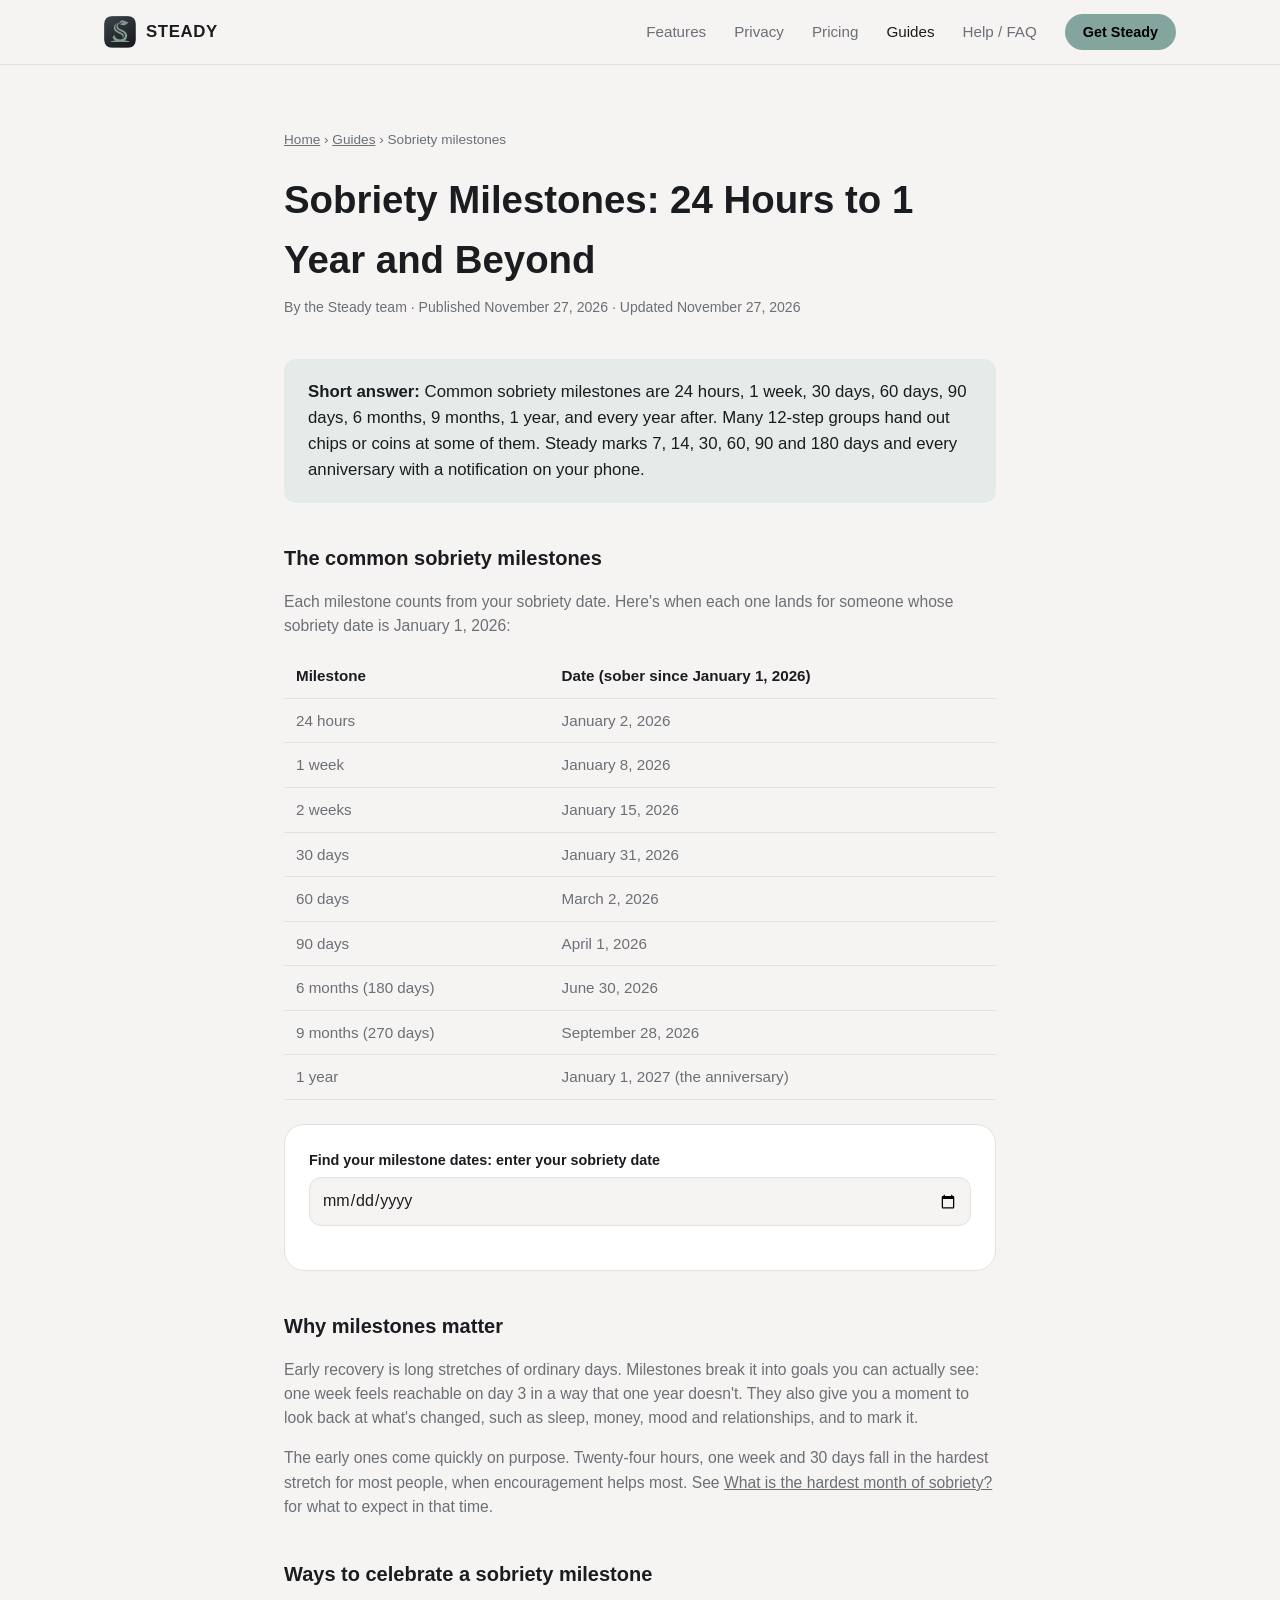
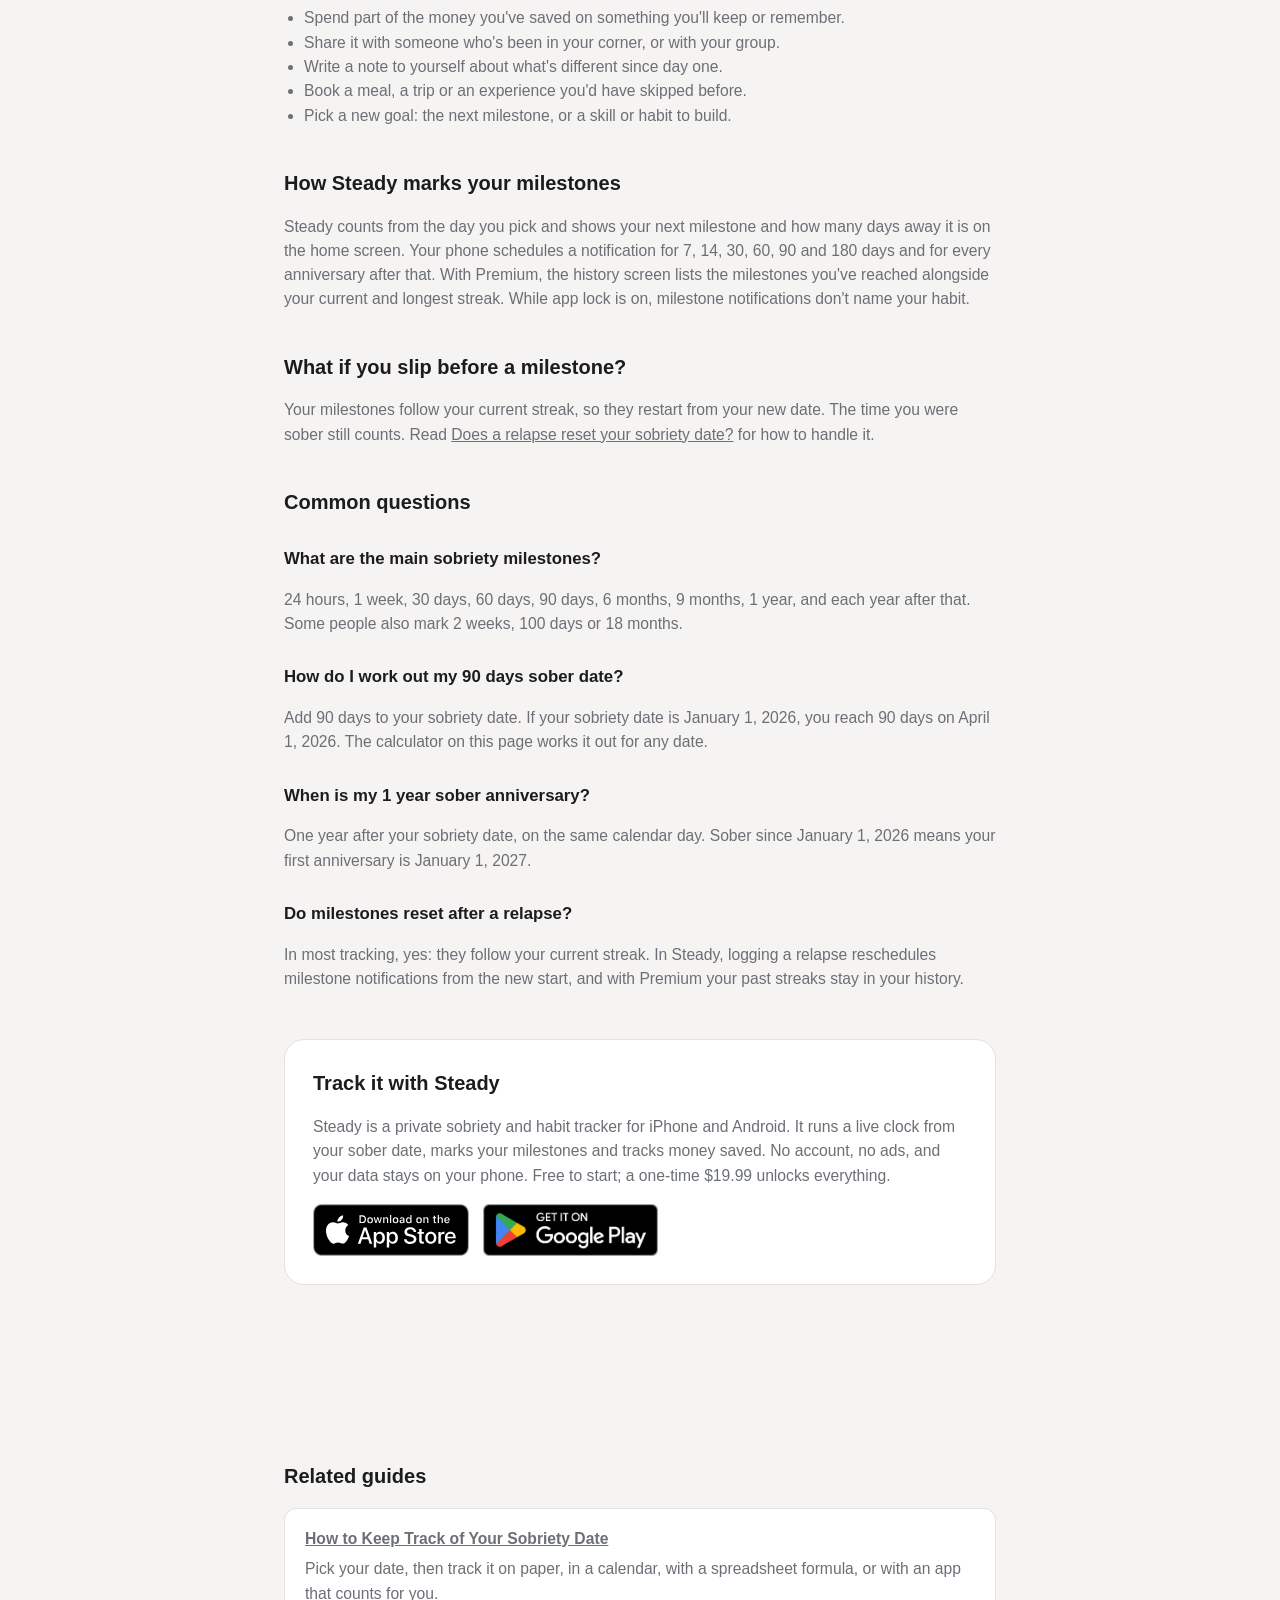
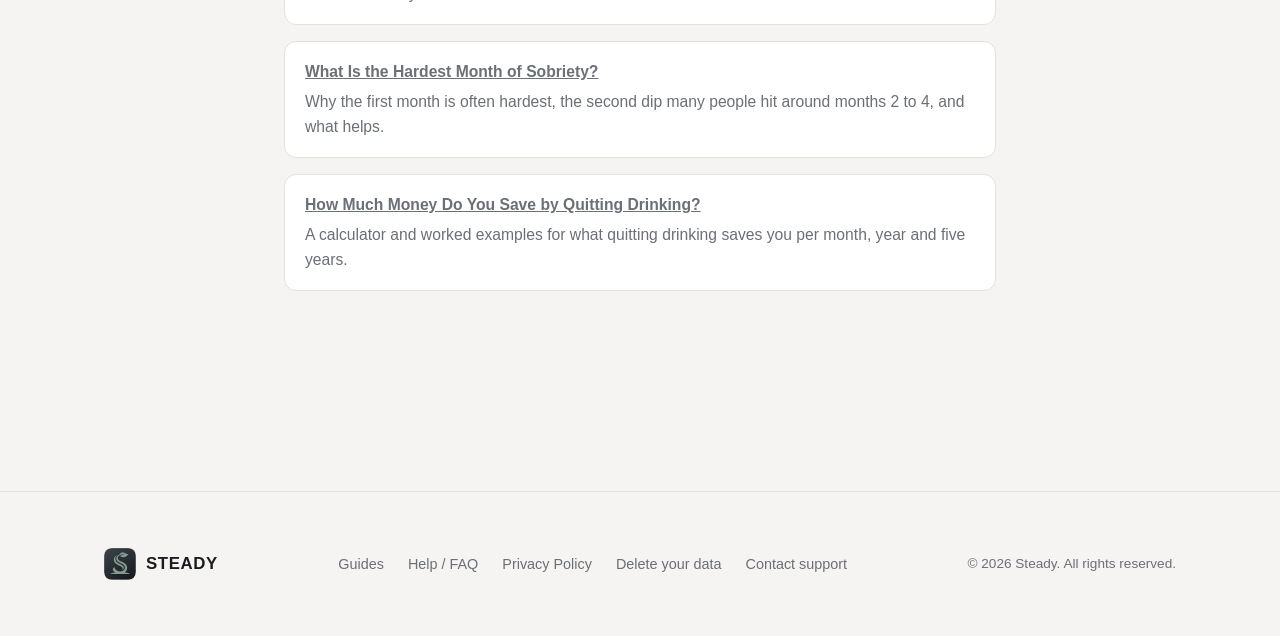
<file: guides/sobriety-milestones.html>
<!doctype html>
<html lang="en">
<head>
  <!-- Google Tag Manager -->
  <script>(function(w,d,s,l,i){w[l]=w[l]||[];w[l].push({'gtm.start':
  new Date().getTime(),event:'gtm.js'});var f=d.getElementsByTagName(s)[0],
  j=d.createElement(s),dl=l!='dataLayer'?'&l='+l:'';j.async=true;j.src=
  'https://www.googletagmanager.com/gtm.js?id='+i+dl;f.parentNode.insertBefore(j,f);
  })(window,document,'script','dataLayer','GTM-TBTCJTLQ');</script>
  <!-- End Google Tag Manager -->
  <meta charset="utf-8" />
  <meta name="viewport" content="width=device-width, initial-scale=1" />
  <title>Sobriety Milestones and Date Calculator | Steady</title>
  <meta name="description" content="The common sobriety milestones from 24 hours to 1 year, a calculator for your own milestone dates, and sober ways to celebrate each one." />
  <meta name="robots" content="index, follow, max-snippet:-1, max-image-preview:large" />
  <link rel="canonical" href="https://steady.lixlink.com/guides/sobriety-milestones.html" />
  <meta property="og:site_name" content="Steady" />
  <meta property="og:type" content="article" />
  <meta property="og:url" content="https://steady.lixlink.com/guides/sobriety-milestones.html" />
  <meta property="og:title" content="Sobriety Milestones and Date Calculator | Steady" />
  <meta property="og:description" content="The common sobriety milestones from 24 hours to 1 year, a calculator for your own milestone dates, and sober ways to celebrate each one." />
  <meta property="og:image" content="https://steady.lixlink.com/assets/img/og-image.jpg" />
  <meta property="og:image:type" content="image/jpeg" />
  <meta property="og:image:width" content="1200" />
  <meta property="og:image:height" content="630" />
  <meta property="og:image:alt" content="Steady: stay steady, one day at a time. A private sobriety and habit tracker." />
  <meta name="twitter:card" content="summary_large_image" />
  <meta name="twitter:title" content="Sobriety Milestones and Date Calculator | Steady" />
  <meta name="twitter:description" content="The common sobriety milestones from 24 hours to 1 year, a calculator for your own milestone dates, and sober ways to celebrate each one." />
  <meta name="twitter:image" content="https://steady.lixlink.com/assets/img/og-image.jpg" />
  <meta name="twitter:image:alt" content="Steady: stay steady, one day at a time. A private sobriety and habit tracker." />
  <link rel="icon" type="image/png" sizes="32x32" href="/assets/img/favicon-32.png" />
  <link rel="icon" type="image/png" sizes="16x16" href="/assets/img/favicon-16.png" />
  <link rel="apple-touch-icon" href="/assets/img/apple-touch-icon.png" />
  <link rel="stylesheet" href="/assets/css/style.css" />
  <script type="application/ld+json">
{
  "@context": "https://schema.org",
  "@type": "Article",
  "@id": "https://steady.lixlink.com/guides/sobriety-milestones.html#article",
  "headline": "Sobriety Milestones: 24 Hours to 1 Year and Beyond",
  "description": "The common sobriety milestones from 24 hours to 1 year, a calculator for your own milestone dates, and sober ways to celebrate each one.",
  "url": "https://steady.lixlink.com/guides/sobriety-milestones.html",
  "mainEntityOfPage": {
    "@type": "WebPage",
    "@id": "https://steady.lixlink.com/guides/sobriety-milestones.html"
  },
  "image": "https://steady.lixlink.com/assets/img/og-image.jpg",
  "datePublished": "2026-11-27",
  "dateModified": "2026-11-27",
  "inLanguage": "en",
  "author": {
    "@type": "Organization",
    "@id": "https://steady.lixlink.com/#organization",
    "name": "Steady",
    "url": "https://steady.lixlink.com/"
  },
  "publisher": {
    "@id": "https://steady.lixlink.com/#organization"
  },
  "isPartOf": {
    "@id": "https://steady.lixlink.com/#website"
  },
  "about": [
    {
      "@type": "Thing",
      "name": "Sobriety milestones"
    },
    {
      "@type": "Thing",
      "name": "Sobriety anniversary"
    }
  ],
  "mentions": [
    {
      "@id": "https://steady.lixlink.com/#app"
    }
  ],
  "keywords": "sobriety milestones, 90 days sober, 30 days sober, 1 year sober, sobriety anniversary, sober date calculator",
  "speakable": {
    "@type": "SpeakableSpecification",
    "cssSelector": [
      ".answer-box"
    ]
  }
}
  </script>
  <script type="application/ld+json">
{
  "@context": "https://schema.org",
  "@type": "BreadcrumbList",
  "itemListElement": [
    {
      "@type": "ListItem",
      "position": 1,
      "name": "Home",
      "item": "https://steady.lixlink.com/"
    },
    {
      "@type": "ListItem",
      "position": 2,
      "name": "Guides",
      "item": "https://steady.lixlink.com/guides/"
    },
    {
      "@type": "ListItem",
      "position": 3,
      "name": "Sobriety milestones",
      "item": "https://steady.lixlink.com/guides/sobriety-milestones.html"
    }
  ]
}
  </script>
  <script type="application/ld+json">
{
  "@context": "https://schema.org",
  "@type": "FAQPage",
  "@id": "https://steady.lixlink.com/guides/sobriety-milestones.html#faq",
  "mainEntity": [
    {
      "@type": "Question",
      "name": "What are the main sobriety milestones?",
      "acceptedAnswer": {
        "@type": "Answer",
        "text": "24 hours, 1 week, 30 days, 60 days, 90 days, 6 months, 9 months, 1 year, and each year after that. Some people also mark 2 weeks, 100 days or 18 months."
      }
    },
    {
      "@type": "Question",
      "name": "How do I work out my 90 days sober date?",
      "acceptedAnswer": {
        "@type": "Answer",
        "text": "Add 90 days to your sobriety date. If your sobriety date is January 1, 2026, you reach 90 days on April 1, 2026. The calculator on this page works it out for any date."
      }
    },
    {
      "@type": "Question",
      "name": "When is my 1 year sober anniversary?",
      "acceptedAnswer": {
        "@type": "Answer",
        "text": "One year after your sobriety date, on the same calendar day. Sober since January 1, 2026 means your first anniversary is January 1, 2027."
      }
    },
    {
      "@type": "Question",
      "name": "Do milestones reset after a relapse?",
      "acceptedAnswer": {
        "@type": "Answer",
        "text": "In most tracking, yes: they follow your current streak. In Steady, logging a relapse reschedules milestone notifications from the new start, and with Premium your past streaks stay in your history."
      }
    }
  ]
}
  </script>
</head>
<body>
  <!-- Google Tag Manager (noscript) -->
  <noscript><iframe src="https://www.googletagmanager.com/ns.html?id=GTM-TBTCJTLQ"
  height="0" width="0" style="display:none;visibility:hidden"></iframe></noscript>
  <!-- End Google Tag Manager (noscript) -->
  <header class="site-header">
    <nav class="nav wrap">
      <a class="brand" href="/">
        <img src="/assets/img/icon-512.png" alt="" width="32" height="32" />
        <span>Steady</span>
      </a>
      <button class="nav-toggle" aria-label="Toggle navigation" aria-expanded="false">☰</button>
      <ul class="nav-links">
        <li><a href="/#features">Features</a></li>
        <li><a href="/#privacy">Privacy</a></li>
        <li><a href="/#pricing">Pricing</a></li>
        <li><a class="active" href="/guides/">Guides</a></li>
        <li><a href="/faq.html">Help / FAQ</a></li>
        <li><a class="nav-cta" href="/#download">Get Steady</a></li>
      </ul>
    </nav>
  </header>

  <main class="wrap content-page guide">
    <nav class="breadcrumbs" aria-label="Breadcrumb">
      <a href="/">Home</a> › <a href="/guides/">Guides</a> › <span aria-current="page">Sobriety milestones</span>
    </nav>
    <article>
      <h1>Sobriety Milestones: 24 Hours to 1 Year and Beyond</h1>
      <p class="updated">By the Steady team · Published <time datetime="2026-11-27">November 27, 2026</time> · Updated <time datetime="2026-11-27">November 27, 2026</time></p>

      <div class="answer-box">
        <p><strong>Short answer:</strong> Common sobriety milestones are 24 hours, 1 week, 30 days, 60 days, 90 days, 6 months, 9 months, 1 year, and every year after. Many 12-step groups hand out chips or coins at some of them. Steady marks 7, 14, 30, 60, 90 and 180 days and every anniversary with a notification on your phone.</p>
      </div>

      <h2>The common sobriety milestones</h2>
      <p>Each milestone counts from your sobriety date. Here's when each one lands for someone whose
      sobriety date is January 1, 2026:</p>
      <div class="table-scroll">
        <table class="guide-table">
          <thead><tr><th>Milestone</th><th>Date (sober since January 1, 2026)</th></tr></thead>
          <tbody>
            <tr><td data-label="Milestone">24 hours</td><td data-label="Date (sober since January 1, 2026)">January 2, 2026</td></tr>
            <tr><td data-label="Milestone">1 week</td><td data-label="Date (sober since January 1, 2026)">January 8, 2026</td></tr>
            <tr><td data-label="Milestone">2 weeks</td><td data-label="Date (sober since January 1, 2026)">January 15, 2026</td></tr>
            <tr><td data-label="Milestone">30 days</td><td data-label="Date (sober since January 1, 2026)">January 31, 2026</td></tr>
            <tr><td data-label="Milestone">60 days</td><td data-label="Date (sober since January 1, 2026)">March 2, 2026</td></tr>
            <tr><td data-label="Milestone">90 days</td><td data-label="Date (sober since January 1, 2026)">April 1, 2026</td></tr>
            <tr><td data-label="Milestone">6 months (180 days)</td><td data-label="Date (sober since January 1, 2026)">June 30, 2026</td></tr>
            <tr><td data-label="Milestone">9 months (270 days)</td><td data-label="Date (sober since January 1, 2026)">September 28, 2026</td></tr>
            <tr><td data-label="Milestone">1 year</td><td data-label="Date (sober since January 1, 2026)">January 1, 2027 (the anniversary)</td></tr>
          </tbody>
        </table>
      </div>

      <div class="calc" id="ms-calc" hidden>
        <label for="ms-date">Find your milestone dates: enter your sobriety date</label>
        <input type="date" id="ms-date" />
        <p id="ms-days" aria-live="polite"></p>
        <ul class="calc-results" id="ms-out" aria-live="polite"></ul>
      </div>

      <h2>Why milestones matter</h2>
      <p>Early recovery is long stretches of ordinary days. Milestones break it into goals you can
      actually see: one week feels reachable on day 3 in a way that one year doesn't. They also
      give you a moment to look back at what's changed, such as sleep, money, mood and
      relationships, and to mark it.</p>
      <p>The early ones come quickly on purpose. Twenty-four hours, one week and 30 days fall in the
      hardest stretch for most people, when encouragement helps most. See
      <a href="/guides/hardest-month-of-sobriety.html">What is the hardest month of sobriety?</a>
      for what to expect in that time.</p>

      <h2>Ways to celebrate a sobriety milestone</h2>
      <ul>
        <li>Spend part of the money you've saved on something you'll keep or remember.</li>
        <li>Share it with someone who's been in your corner, or with your group.</li>
        <li>Write a note to yourself about what's different since day one.</li>
        <li>Book a meal, a trip or an experience you'd have skipped before.</li>
        <li>Pick a new goal: the next milestone, or a skill or habit to build.</li>
      </ul>

      <h2>How Steady marks your milestones</h2>
      <p>Steady counts from the day you pick and shows your next milestone and how many days away it
      is on the home screen. Your phone schedules a notification for 7, 14, 30, 60, 90 and 180 days
      and for every anniversary after that. With Premium, the history screen lists the milestones
      you've reached alongside your current and longest streak. While app lock is on, milestone
      notifications don't name your habit.</p>

      <h2>What if you slip before a milestone?</h2>
      <p>Your milestones follow your current streak, so they restart from your new date. The time you
      were sober still counts. Read
      <a href="/guides/does-a-relapse-reset-your-sobriety-date.html">Does a relapse reset your
      sobriety date?</a> for how to handle it.</p>

      <h2 id="faq">Common questions</h2>
      <h3>What are the main sobriety milestones?</h3>
      <p>24 hours, 1 week, 30 days, 60 days, 90 days, 6 months, 9 months, 1 year, and each year after that. Some people also mark 2 weeks, 100 days or 18 months.</p>
      <h3>How do I work out my 90 days sober date?</h3>
      <p>Add 90 days to your sobriety date. If your sobriety date is January 1, 2026, you reach 90 days on April 1, 2026. The calculator on this page works it out for any date.</p>
      <h3>When is my 1 year sober anniversary?</h3>
      <p>One year after your sobriety date, on the same calendar day. Sober since January 1, 2026 means your first anniversary is January 1, 2027.</p>
      <h3>Do milestones reset after a relapse?</h3>
      <p>In most tracking, yes: they follow your current streak. In Steady, logging a relapse reschedules milestone notifications from the new start, and with Premium your past streaks stay in your history.</p>

      <section class="guide-cta" aria-labelledby="cta-sobriety-milestones">
        <h2 id="cta-sobriety-milestones">Track it with Steady</h2>
        <p>Steady is a private sobriety and habit tracker for iPhone and Android. It runs a live clock from your sober date, marks your milestones and tracks money saved. No account, no ads, and your data stays on your phone. Free to start; a one-time $19.99 unlocks everything.</p>
        <div class="hero-actions">
          <a class="store-badge" href="https://apps.apple.com/app/apple-store/id6817491189?pt=129534275&amp;ct=site_guides&amp;mt=8" rel="noopener" aria-label="Download Steady on the App Store">
            <img src="/assets/img/badge-app-store.svg" width="160" height="53" loading="lazy" alt="Download on the App Store" />
          </a>
          <a class="store-badge" href="https://play.google.com/store/apps/details?id=com.lixlink.steady&amp;utm_source=steady.lixlink.com&amp;utm_medium=website&amp;utm_campaign=site_guides&amp;utm_content=sobriety-milestones&amp;referrer=utm_source%3Dsteady.lixlink.com%26utm_medium%3Dwebsite%26utm_campaign%3Dsite_guides%26utm_content%3Dsobriety-milestones" rel="noopener" aria-label="Get Steady on Google Play">
            <img src="/assets/img/badge-google-play.png" width="160" height="48" loading="lazy" alt="Get it on Google Play" />
          </a>
        </div>
      </section>
    </article>

    <section class="related" aria-labelledby="related">
      <h2 id="related">Related guides</h2>
      <ul class="guide-list">
        <li><a href="/guides/how-to-track-your-sobriety-date.html">How to Keep Track of Your Sobriety Date</a><p>Pick your date, then track it on paper, in a calendar, with a spreadsheet formula, or with an app that counts for you.</p></li>
        <li><a href="/guides/hardest-month-of-sobriety.html">What Is the Hardest Month of Sobriety?</a><p>Why the first month is often hardest, the second dip many people hit around months 2 to 4, and what helps.</p></li>
        <li><a href="/guides/money-saved-quitting-drinking.html">How Much Money Do You Save by Quitting Drinking?</a><p>A calculator and worked examples for what quitting drinking saves you per month, year and five years.</p></li>
      </ul>
    </section>
  </main>

  <footer>
    <div class="wrap footer-inner">
      <a class="brand" href="/">
        <img src="/assets/img/icon-512.png" alt="" width="28" height="28" />
        <span>Steady</span>
      </a>
      <ul class="footer-links">
        <li><a href="/guides/">Guides</a></li>
        <li><a href="/faq.html">Help / FAQ</a></li>
        <li><a href="/privacy.html">Privacy Policy</a></li>
        <li><a href="/delete-data.html">Delete your data</a></li>
        <li><a href="mailto:steady-support@lixlink.com">Contact support</a></li>
      </ul>
      <p class="footer-copy">© <span id="year"></span> Steady. All rights reserved.</p>
    </div>
  </footer>

  <script>document.getElementById('year').textContent = new Date().getFullYear();</script>
  <script src="/assets/js/main.js"></script>
  <script>
  (function () {
    var input = document.getElementById('ms-date');
    var list = document.getElementById('ms-out');
    if (!input || !list) return;
    var steps = [['24 hours', 1], ['1 week', 7], ['2 weeks', 14], ['30 days', 30], ['60 days', 60],
      ['90 days', 90], ['6 months (180 days)', 180], ['9 months (270 days)', 270]];
    function update() {
      list.innerHTML = '';
      if (!input.value) return;
      var p = input.value.split('-');
      var start = new Date(+p[0], +p[1] - 1, +p[2]);
      var today = new Date(); today.setHours(0, 0, 0, 0);
      var rows = steps.map(function (s) {
        var d = new Date(start); d.setDate(d.getDate() + s[1]); return [s[0], d];
      });
      for (var y = 1; y <= 5; y++) {
        var d = new Date(start); d.setFullYear(start.getFullYear() + y);
        rows.push([y === 1 ? '1 year' : y + ' years', d]);
      }
      rows.forEach(function (r) {
        var li = document.createElement('li');
        var strong = document.createElement('strong');
        strong.textContent = r[1].toLocaleDateString(undefined, { year: 'numeric', month: 'short', day: 'numeric' });
        li.textContent = r[0] + (r[1] <= today ? ' (reached)' : '');
        li.appendChild(strong);
        list.appendChild(li);
      });
      var days = Math.floor((today - start) / 86400000);
      document.getElementById('ms-days').textContent = days >= 0 ? days.toLocaleString() + ' days sober today' : '';
    }
    input.addEventListener('input', update);
    document.getElementById('ms-calc').hidden = false;
  })();
  </script>
</body>
</html>
</file>
<file: assets/css/style.css>
/* Steady brochure site. The palette matches the app's own theme tokens
   (theme-colors.js) so the site and the product feel like one thing. */

:root {
  --bg: #f6f4f2;
  --surface: #ffffff;
  --elevated: #fcfbfa;
  --border: #e5e1dc;
  --text: #1a1c20;
  --text-muted: #6b6f76;

  --accent: #84a59d;
  --accent-pressed: #6f8f87;
  --accent-soft: #e4ebe9;
  --accent-text: #3f544e;
  --danger: #c9776c;

  --dark-bg: #1a1c20;
  --dark-surface: #24272c;

  --max-width: 1120px;
  --radius: 20px;
  --radius-sm: 12px;
}

@media (prefers-color-scheme: dark) {
  :root {
    --bg: #1a1c20;
    --surface: #24272c;
    --elevated: #2c3036;
    --border: #33373d;
    --text: #f6f4f2;
    --text-muted: #9c9994;
    --accent-soft: #33403c;
    --accent-text: #b7cec8;
  }
}

* {
  box-sizing: border-box;
}

html {
  scroll-behavior: smooth;
}

body {
  margin: 0;
  background: var(--bg);
  color: var(--text);
  font-family: -apple-system, BlinkMacSystemFont, 'Segoe UI', Roboto, Helvetica, Arial, sans-serif;
  line-height: 1.55;
  -webkit-font-smoothing: antialiased;
}

a {
  color: inherit;
}

img {
  max-width: 100%;
  display: block;
}

.wrap {
  max-width: var(--max-width);
  margin: 0 auto;
  padding: 0 24px;
}

/* Nav */

.site-header {
  position: sticky;
  top: 0;
  z-index: 20;
  background: color-mix(in srgb, var(--bg) 88%, transparent);
  backdrop-filter: blur(10px);
  border-bottom: 1px solid var(--border);
}

.nav {
  display: flex;
  align-items: center;
  justify-content: space-between;
  padding: 16px 24px;
}

.brand {
  display: flex;
  align-items: center;
  gap: 10px;
  text-decoration: none;
  font-weight: 700;
  letter-spacing: 0.04em;
  color: var(--text);
}

.brand img {
  width: 32px;
  height: 32px;
  border-radius: 8px;
}

.brand span {
  font-size: 1.05rem;
  text-transform: uppercase;
}

.nav-links {
  display: flex;
  align-items: center;
  gap: 28px;
  list-style: none;
  margin: 0;
  padding: 0;
}

.nav-links a {
  text-decoration: none;
  color: var(--text-muted);
  font-size: 0.95rem;
  font-weight: 500;
}

.nav-links a:hover,
.nav-links a.active {
  color: var(--text);
}

.nav-links a.nav-cta {
  background: var(--accent);
  color: #000000;
  padding: 10px 18px;
  border-radius: 100px;
  font-weight: 600;
  font-size: 0.9rem;
  text-decoration: none;
  white-space: nowrap;
}

.nav-toggle {
  display: none;
}

/* Hero */

.hero {
  padding: 0;
  background: var(--dark-bg);
  color: #f6f4f2;
  position: relative;
  overflow: hidden;
}

.hero-inner {
  display: grid;
  grid-template-columns: 1.05fr 0.95fr;
  align-items: center;
  gap: 48px;
  padding: 88px 24px 96px;
}

.eyebrow {
  display: inline-block;
  text-transform: uppercase;
  letter-spacing: 0.12em;
  font-size: 0.75rem;
  font-weight: 700;
  color: #9fb8b1;
  background: rgba(132, 165, 157, 0.14);
  padding: 6px 12px;
  border-radius: 100px;
  margin-bottom: 20px;
}

.hero h1 {
  font-size: clamp(2.1rem, 4.4vw, 3.2rem);
  line-height: 1.12;
  margin: 0 0 18px;
  letter-spacing: -0.01em;
}

.hero p.lead {
  font-size: 1.1rem;
  color: #c7c9cc;
  max-width: 46ch;
  margin: 0 0 32px;
}

.hero-actions {
  display: flex;
  flex-wrap: wrap;
  gap: 14px;
}

.hero-art {
  display: flex;
  justify-content: center;
}

/* App screenshots cropped to the phone frame. The crop cuts the phone off
   at the bottom, so fade it out instead of showing a hard edge. */
.phone-shot {
  width: 100%;
  max-width: 380px;
  height: auto;
  -webkit-mask-image: linear-gradient(to bottom, #000 78%, transparent);
  mask-image: linear-gradient(to bottom, #000 78%, transparent);
}

.hero-note {
  margin-top: 18px;
  font-size: 0.85rem;
  color: #8d9094;
}

/* Buttons */

.btn {
  display: inline-flex;
  align-items: center;
  justify-content: center;
  gap: 8px;
  padding: 14px 24px;
  border-radius: 100px;
  font-weight: 600;
  font-size: 0.98rem;
  text-decoration: none;
  border: 1px solid transparent;
  cursor: pointer;
}

.btn-primary {
  background: var(--accent);
  color: #000000;
}

.btn-primary:hover {
  background: var(--accent-pressed);
}

.btn-ghost {
  background: transparent;
  border-color: rgba(246, 244, 242, 0.28);
  color: #f6f4f2;
}

.btn-ghost:hover {
  border-color: rgba(246, 244, 242, 0.6);
}

.btn-outline {
  background: transparent;
  border-color: var(--text-muted);
  color: var(--text);
}

.btn-outline:hover {
  border-color: var(--accent-pressed);
  color: var(--accent-text);
}

/* Sections */

section {
  padding: 88px 0;
}

.section-head {
  max-width: 640px;
  margin: 0 auto 48px;
  text-align: center;
}

.section-head .eyebrow {
  color: var(--accent-text);
  background: var(--accent-soft);
}

.section-head h2 {
  font-size: clamp(1.7rem, 3vw, 2.3rem);
  margin: 0 0 14px;
  letter-spacing: -0.01em;
}

.section-head p {
  color: var(--text-muted);
  font-size: 1.05rem;
  margin: 0;
}

/* Feature grid */

.grid {
  display: grid;
  grid-template-columns: repeat(3, 1fr);
  gap: 20px;
}

.card {
  background: var(--surface);
  border: 1px solid var(--border);
  border-radius: var(--radius);
  padding: 28px;
}

.card .tag {
  display: inline-block;
  font-size: 0.75rem;
  font-weight: 700;
  text-transform: uppercase;
  letter-spacing: 0.06em;
  color: var(--accent-text);
  background: var(--accent-soft);
  padding: 4px 10px;
  border-radius: 100px;
  margin-bottom: 14px;
}

.card .icon-dot {
  width: 10px;
  height: 10px;
  border-radius: 50%;
  background: var(--accent);
  margin-bottom: 16px;
}

.card h3 {
  margin: 0 0 8px;
  font-size: 1.1rem;
}

.card p {
  margin: 0;
  color: var(--text-muted);
  font-size: 0.95rem;
}

/* Privacy band */

.band {
  background: var(--surface);
  border-top: 1px solid var(--border);
  border-bottom: 1px solid var(--border);
}

.band-inner {
  display: grid;
  grid-template-columns: 1fr 1fr;
  gap: 56px;
  align-items: center;
}

.band h2 {
  font-size: clamp(1.6rem, 3vw, 2.1rem);
  margin: 0 0 16px;
}

.checklist {
  list-style: none;
  margin: 24px 0 0;
  padding: 0;
  display: grid;
  gap: 14px;
}

.checklist li {
  display: flex;
  align-items: flex-start;
  gap: 12px;
  font-size: 0.98rem;
}

.checklist li::before {
  content: '';
  flex-shrink: 0;
  width: 20px;
  height: 20px;
  margin-top: 2px;
  border-radius: 50%;
  background: var(--accent-soft);
  background-image: linear-gradient(135deg, var(--accent), var(--accent-pressed));
}

.band-art {
  display: flex;
  justify-content: center;
}

/* Screenshot strip under the feature grid. Four across on desktop; a
   horizontal scroller on small screens. */
.screens {
  list-style: none;
  margin: 56px 0 0;
  padding: 0;
  display: grid;
  grid-template-columns: repeat(5, 1fr);
  gap: 20px;
}

.screens img {
  width: 100%;
  height: auto;
  border-radius: var(--radius);
  border: 1px solid var(--border);
}

/* Pricing */

.pricing-card {
  max-width: 560px;
  margin: 0 auto;
  background: var(--dark-bg);
  color: #f6f4f2;
  border-radius: var(--radius);
  padding: 40px;
  text-align: center;
}

.pricing-card .price {
  font-size: 2.6rem;
  font-weight: 800;
  margin: 6px 0 2px;
}

.pricing-card .price-note {
  color: #9c9994;
  font-size: 0.9rem;
  margin-bottom: 24px;
}

.pricing-list {
  list-style: none;
  padding: 0;
  margin: 24px 0 32px;
  display: grid;
  gap: 12px;
  text-align: left;
}

.pricing-list li {
  display: flex;
  gap: 10px;
  font-size: 0.95rem;
  color: #d8d9db;
}

.pricing-list li::before {
  content: '✓';
  color: var(--accent);
  font-weight: 700;
}

/* FAQ teaser / CTA */

.cta-band {
  background: var(--accent-soft);
  border-radius: var(--radius);
  padding: 56px;
  text-align: center;
  max-width: var(--max-width);
  margin: 0 auto;
}

.cta-band h2 {
  margin: 0 0 12px;
  font-size: clamp(1.5rem, 3vw, 2rem);
}

.cta-band p {
  color: var(--text-muted);
  margin: 0 0 28px;
}

.store-badge {
  display: inline-block;
  line-height: 0;
}

.store-badge img {
  height: 52px;
  width: auto;
}

/* Footer */

footer {
  border-top: 1px solid var(--border);
  padding: 48px 0;
}

.footer-inner {
  display: flex;
  flex-wrap: wrap;
  align-items: center;
  justify-content: space-between;
  gap: 20px;
}

.footer-links {
  display: flex;
  flex-wrap: wrap;
  gap: 24px;
  list-style: none;
  margin: 0;
  padding: 0;
}

.footer-links a {
  color: var(--text-muted);
  text-decoration: none;
  font-size: 0.9rem;
}

.footer-links a:hover {
  color: var(--text);
}

.footer-copy {
  color: var(--text-muted);
  font-size: 0.85rem;
}

/* FAQ page */

.faq-hero {
  padding-top: 64px;
  padding-bottom: 32px;
  text-align: center;
}

.faq-hero h1 {
  font-size: clamp(1.9rem, 4vw, 2.6rem);
  margin: 0 0 14px;
}

.faq-hero p {
  color: var(--text-muted);
  max-width: 52ch;
  margin: 0 auto;
}

.faq-search {
  max-width: 480px;
  margin: 32px auto 0;
  position: relative;
}

.faq-search input {
  width: 100%;
  padding: 14px 18px;
  border-radius: 100px;
  border: 1px solid var(--border);
  background: var(--surface);
  color: var(--text);
  font-size: 0.98rem;
}

.faq-search input:focus {
  outline: 2px solid var(--accent);
  outline-offset: 2px;
}

.faq-layout {
  display: grid;
  grid-template-columns: 220px 1fr;
  gap: 48px;
  align-items: start;
  padding-bottom: 96px;
}

.faq-toc {
  position: sticky;
  top: 96px;
  display: grid;
  gap: 6px;
}

.faq-toc a {
  text-decoration: none;
  color: var(--text-muted);
  font-size: 0.92rem;
  padding: 8px 12px;
  border-radius: var(--radius-sm);
}

.faq-toc a:hover {
  background: var(--surface);
  color: var(--text);
}

.faq-group {
  padding: 0;
  margin-bottom: 44px;
  scroll-margin-top: 96px;
}

.faq-group h2 {
  font-size: 1.3rem;
  margin: 0 0 18px;
}

.faq-item {
  border: 1px solid var(--border);
  border-radius: var(--radius-sm);
  background: var(--surface);
  margin-bottom: 12px;
  overflow: hidden;
}

.faq-item summary {
  cursor: pointer;
  list-style: none;
  padding: 18px 20px;
  display: flex;
  align-items: center;
  justify-content: space-between;
  gap: 16px;
  font-weight: 600;
  font-size: 0.98rem;
}

.faq-item summary::-webkit-details-marker {
  display: none;
}

.faq-item summary::after {
  content: '+';
  font-size: 1.3rem;
  font-weight: 400;
  color: var(--text-muted);
  flex-shrink: 0;
}

.faq-item[open] summary::after {
  content: '\2212';
}

.faq-item .faq-answer {
  padding: 0 20px 20px;
  color: var(--text-muted);
  font-size: 0.95rem;
}

.faq-answer p {
  margin: 0 0 10px;
}

.faq-answer p:last-child {
  margin-bottom: 0;
}

.faq-item[hidden],
.faq-group[hidden] {
  display: none;
}

.faq-empty {
  display: none;
  text-align: center;
  color: var(--text-muted);
  padding: 40px 0;
}

/* Simple content page (privacy) */

.content-page {
  padding-top: 64px;
  padding-bottom: 96px;
}

.content-page h1 {
  font-size: clamp(1.8rem, 3.6vw, 2.4rem);
  margin: 0 0 8px;
}

.content-page .updated {
  color: var(--text-muted);
  font-size: 0.88rem;
  margin: 0 0 40px;
}

.content-page h2 {
  font-size: 1.25rem;
  margin: 40px 0 12px;
}

.content-page p,
.content-page li {
  color: var(--text-muted);
  font-size: 0.98rem;
}

.content-page ul {
  padding-left: 20px;
}

/* Responsive */

@media (max-width: 880px) {
  .hero-inner {
    grid-template-columns: 1fr;
    padding-top: 56px;
  }

  .phone-shot {
    max-width: 300px;
  }

  .screens {
    grid-template-columns: repeat(5, 64%);
    overflow-x: auto;
    scroll-snap-type: x mandatory;
    padding-bottom: 8px;
  }

  .screens li {
    scroll-snap-align: start;
  }

  .grid {
    grid-template-columns: repeat(2, 1fr);
  }

  .band-inner {
    grid-template-columns: 1fr;
  }

  .faq-layout {
    grid-template-columns: 1fr;
  }

  .faq-toc {
    position: static;
    display: flex;
    flex-wrap: wrap;
    gap: 8px;
    padding-bottom: 8px;
    border-bottom: 1px solid var(--border);
    margin-bottom: 32px;
  }

  .faq-toc a {
    padding: 6px 10px;
    background: var(--surface);
    border: 1px solid var(--border);
  }
}

@media (max-width: 640px) {
  .nav-links {
    position: fixed;
    inset: 64px 16px auto 16px;
    background: var(--surface);
    border: 1px solid var(--border);
    border-radius: var(--radius);
    flex-direction: column;
    align-items: flex-start;
    padding: 10px 18px 18px;
    gap: 2px;
    box-shadow: 0 20px 40px rgba(0, 0, 0, 0.18);
    transform: translateY(-12px);
    opacity: 0;
    pointer-events: none;
    transition: all 0.18s ease;
  }

  .nav-links.open {
    transform: translateY(0);
    opacity: 1;
    pointer-events: auto;
  }

  .nav-toggle {
    display: inline-flex;
    align-items: center;
    justify-content: center;
    width: 40px;
    height: 40px;
    border-radius: 10px;
    border: 1px solid var(--border);
    background: var(--surface);
    color: var(--text);
    font-size: 1.1rem;
  }

  .grid {
    grid-template-columns: 1fr;
  }

  .screens {
    grid-template-columns: repeat(5, 78%);
  }

  .pricing-card,
  .cta-band {
    padding: 32px 22px;
  }

  section {
    padding: 64px 0;
  }
}

/* Back to top (created by main.js). Hidden with visibility as well as
   opacity, so it can't be tabbed to until it shows. */
.to-top {
  position: fixed;
  left: 20px;
  bottom: max(20px, env(safe-area-inset-bottom));
  z-index: 30;
  display: flex;
  align-items: center;
  justify-content: center;
  width: 44px;
  height: 44px;
  padding: 0;
  border: 1px solid var(--border);
  border-radius: 50%;
  background: var(--surface);
  color: var(--accent-text);
  box-shadow: 0 6px 18px rgba(0, 0, 0, 0.12);
  cursor: pointer;
  opacity: 0;
  visibility: hidden;
  transform: translateY(8px);
  transition: opacity 0.25s ease, transform 0.25s ease, visibility 0s linear 0.25s;
}

.to-top.visible {
  opacity: 1;
  visibility: visible;
  transform: none;
  transition: opacity 0.25s ease, transform 0.25s ease, visibility 0s;
}

.to-top:hover {
  background: var(--accent-soft);
}

.to-top:focus-visible {
  outline: 2px solid var(--accent);
  outline-offset: 2px;
}

@media (prefers-reduced-motion: reduce) {
  .to-top,
  .to-top.visible {
    transform: none;
    transition: none;
  }
}

/* Phones: smaller and closer to the corner, to cover less of the text beside it. */
@media (max-width: 640px) {
  .to-top {
    left: 12px;
    bottom: max(12px, env(safe-area-inset-bottom));
    width: 40px;
    height: 40px;
  }
}

@media print {
  .to-top {
    display: none;
  }
}

/* Guides (articles answering common search questions) */

.guide {
  max-width: 760px;
}

.breadcrumbs {
  font-size: 0.85rem;
  color: var(--text-muted);
  margin: 0 0 20px;
}

.breadcrumbs a {
  color: var(--text-muted);
}

.answer-box {
  background: var(--accent-soft);
  border-radius: var(--radius-sm);
  padding: 20px 24px;
  margin: 0 0 32px;
}

.answer-box p {
  color: var(--text);
  font-size: 1.05rem;
  margin: 0;
}

.content-page h3 {
  font-size: 1.05rem;
  margin: 28px 0 8px;
}

.table-scroll {
  overflow-x: auto;
  margin: 16px 0 24px;
}

.guide-table {
  width: 100%;
  border-collapse: collapse;
  font-size: 0.95rem;
}

.guide-table th,
.guide-table td {
  text-align: left;
  padding: 10px 12px;
  border-bottom: 1px solid var(--border);
  vertical-align: top;
}

.guide-table th {
  color: var(--text);
  font-weight: 600;
}

.guide-table td {
  color: var(--text-muted);
}

.note-box {
  border-left: 4px solid var(--danger);
  background: var(--surface);
  border-radius: var(--radius-sm);
  padding: 16px 20px;
  margin: 24px 0;
}

.note-box p {
  margin: 0;
}

.guide-cta {
  background: var(--surface);
  border: 1px solid var(--border);
  border-radius: var(--radius);
  padding: 28px;
  margin: 48px 0 0;
}

.guide-cta h2 {
  margin-top: 0;
}

.guide-cta .hero-actions {
  margin-top: 16px;
}

.calc {
  background: var(--surface);
  border: 1px solid var(--border);
  border-radius: var(--radius);
  padding: 24px;
  margin: 16px 0 24px;
}

.calc-fields {
  display: grid;
  grid-template-columns: repeat(auto-fit, minmax(180px, 1fr));
  gap: 16px;
}

.calc label {
  display: block;
  font-size: 0.9rem;
  font-weight: 600;
  margin-bottom: 6px;
}

.calc input,
.calc select {
  width: 100%;
  padding: 10px 12px;
  border: 1px solid var(--border);
  border-radius: var(--radius-sm);
  background: var(--bg);
  color: var(--text);
  font: inherit;
}

.calc-results {
  display: grid;
  grid-template-columns: repeat(auto-fit, minmax(120px, 1fr));
  gap: 12px;
  margin: 20px 0 0;
  padding: 0;
  list-style: none;
}

.calc-results li {
  background: var(--accent-soft);
  border-radius: var(--radius-sm);
  padding: 12px;
  color: var(--text);
}

.calc-results strong {
  display: block;
  font-size: 1.3rem;
}

.related {
  margin-top: 48px;
}

.guide-list {
  display: grid;
  gap: 16px;
  padding: 0;
  list-style: none;
}

.guide-list li {
  background: var(--surface);
  border: 1px solid var(--border);
  border-radius: var(--radius-sm);
  padding: 18px 20px;
}

.guide-list a {
  font-weight: 600;
}

.guide-list p {
  margin: 6px 0 0;
}

.content-page .calc-results,
.content-page .guide-list {
  padding-left: 0;
}

.calc input,
.calc select {
  color-scheme: light dark;
}

/* On phones, guide tables become one card per row, each cell labelled
   with its column header (data-label), instead of scrolling sideways. */
@media (max-width: 600px) {
  .guide-table thead {
    position: absolute;
    width: 1px;
    height: 1px;
    overflow: hidden;
    clip: rect(0 0 0 0);
  }

  .guide-table,
  .guide-table tbody,
  .guide-table tr,
  .guide-table td {
    display: block;
    width: 100%;
  }

  .guide-table tr {
    background: var(--surface);
    border: 1px solid var(--border);
    border-radius: var(--radius-sm);
    padding: 6px 16px;
    margin-bottom: 12px;
  }

  .guide-table td {
    border-bottom: 1px solid var(--border);
    padding: 10px 0;
  }

  .guide-table td:last-child {
    border-bottom: 0;
  }

  .guide-table td:first-child {
    color: var(--text);
    font-weight: 600;
  }

  .guide-table td[data-label]:not(:first-child)::before {
    content: attr(data-label);
    display: block;
    font-size: 0.75rem;
    font-weight: 700;
    text-transform: uppercase;
    letter-spacing: 0.06em;
    color: var(--accent-text);
    margin-bottom: 2px;
  }
}

/* Phone menu: full-width rows at least 44px tall, so each link is easy to tap. */
@media (max-width: 880px) {
  .nav-links li {
    width: 100%;
  }

  .nav-links a:not(.nav-cta) {
    display: flex;
    align-items: center;
    min-height: 44px;
  }

  .nav-links a.nav-cta {
    margin-top: 8px;
    min-height: 44px;
    display: inline-flex;
    align-items: center;
  }
}
</file>
